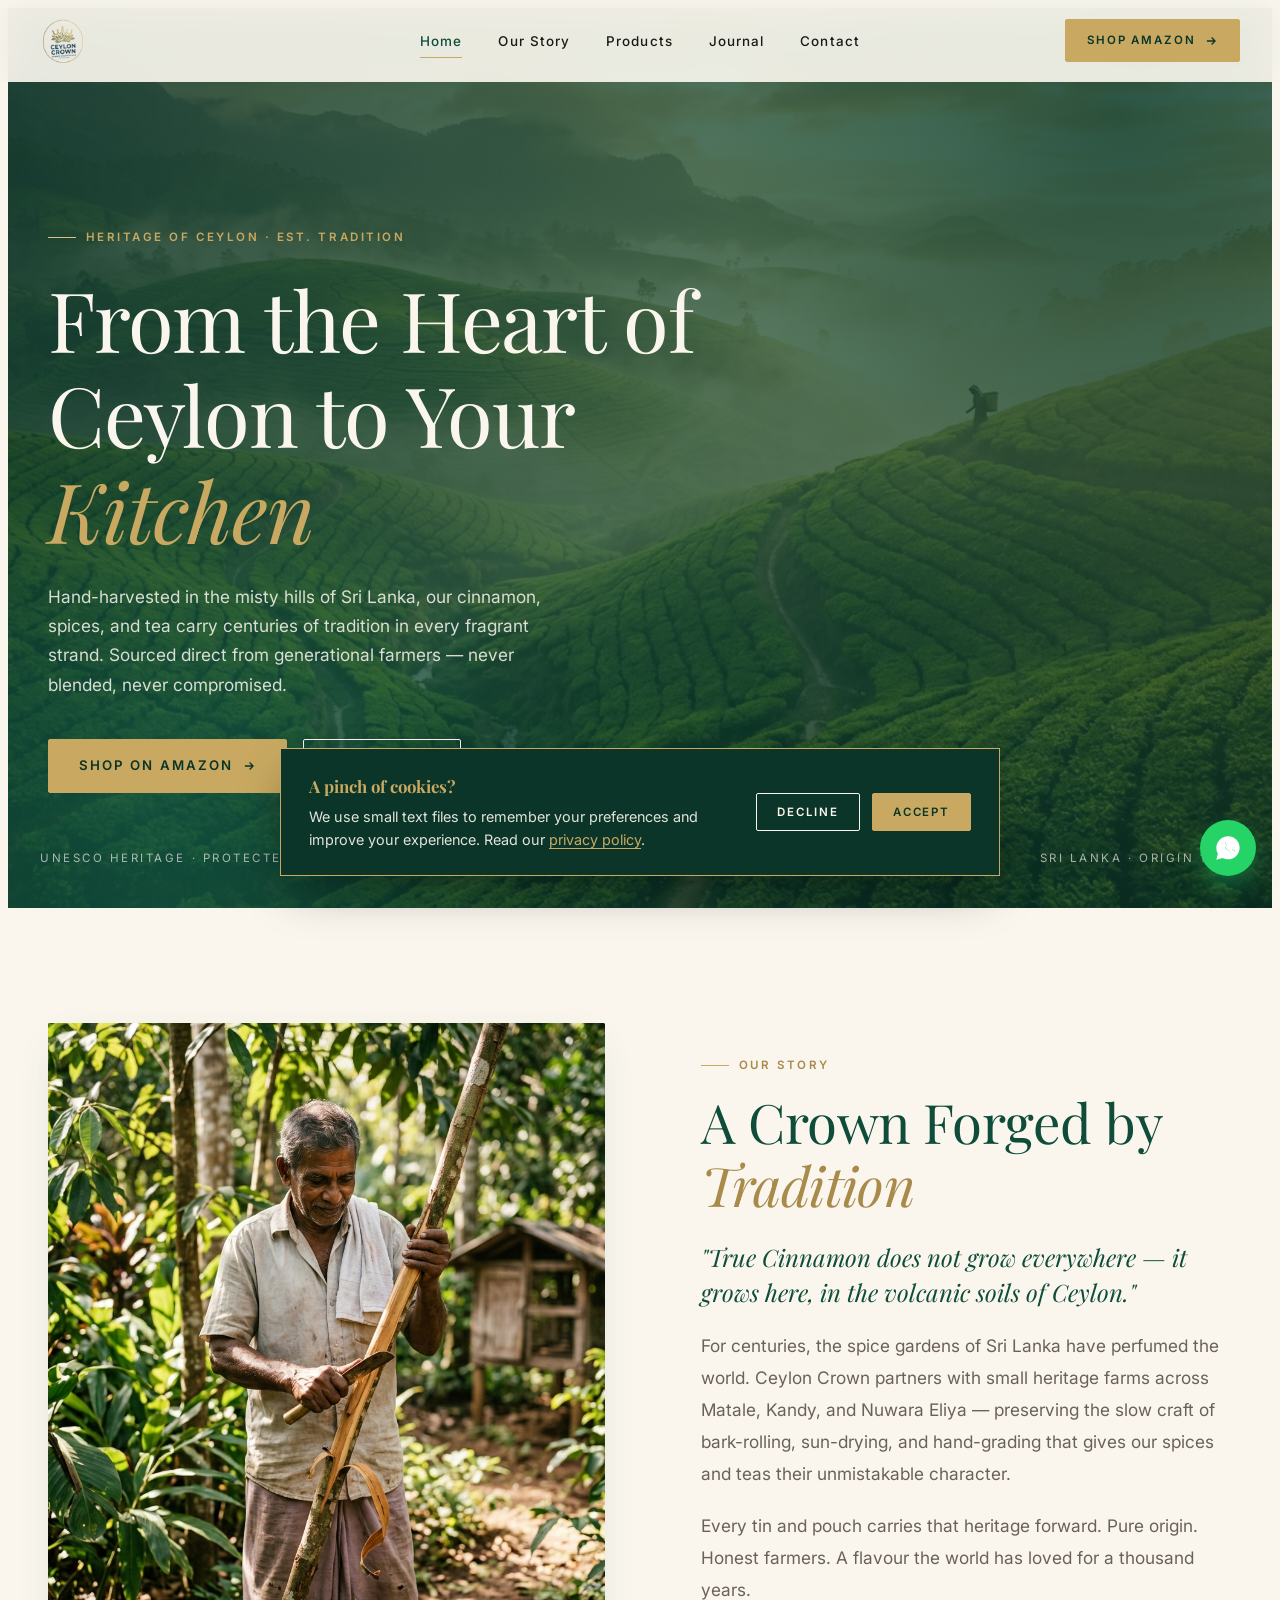
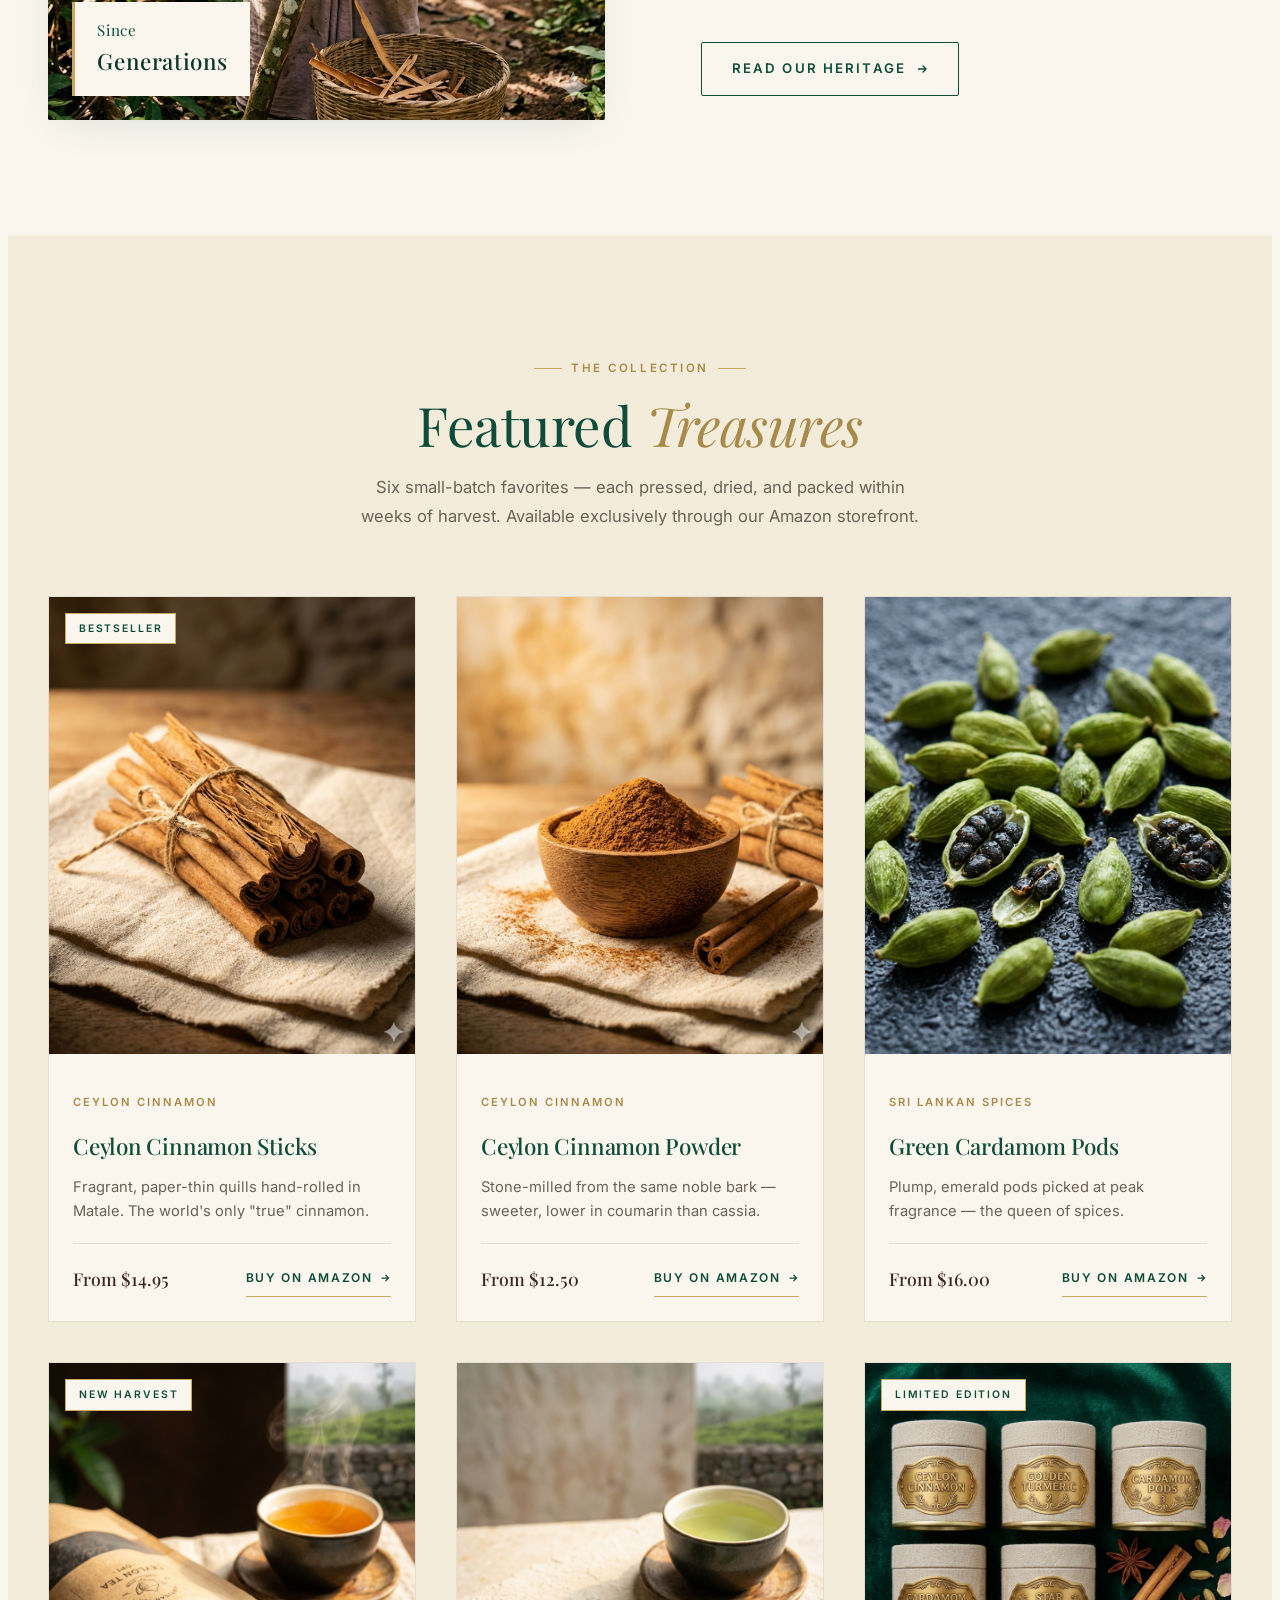
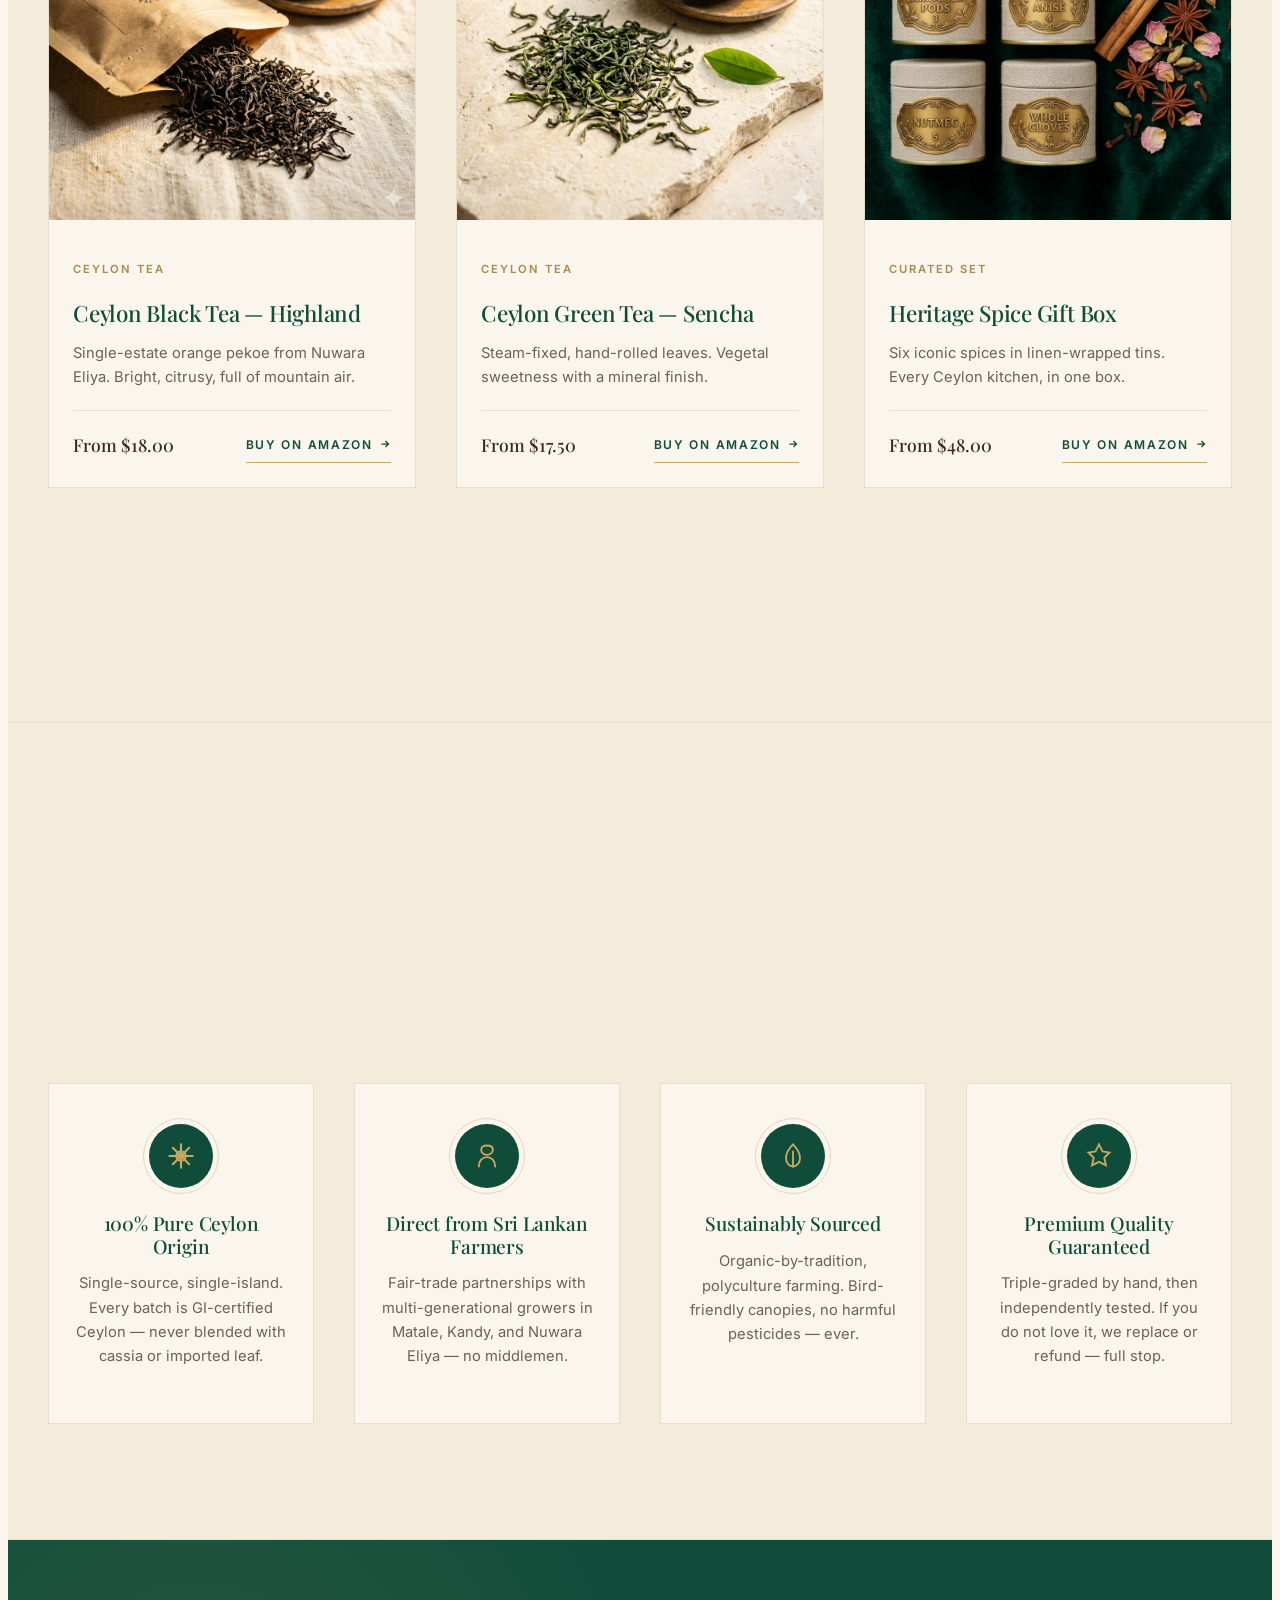
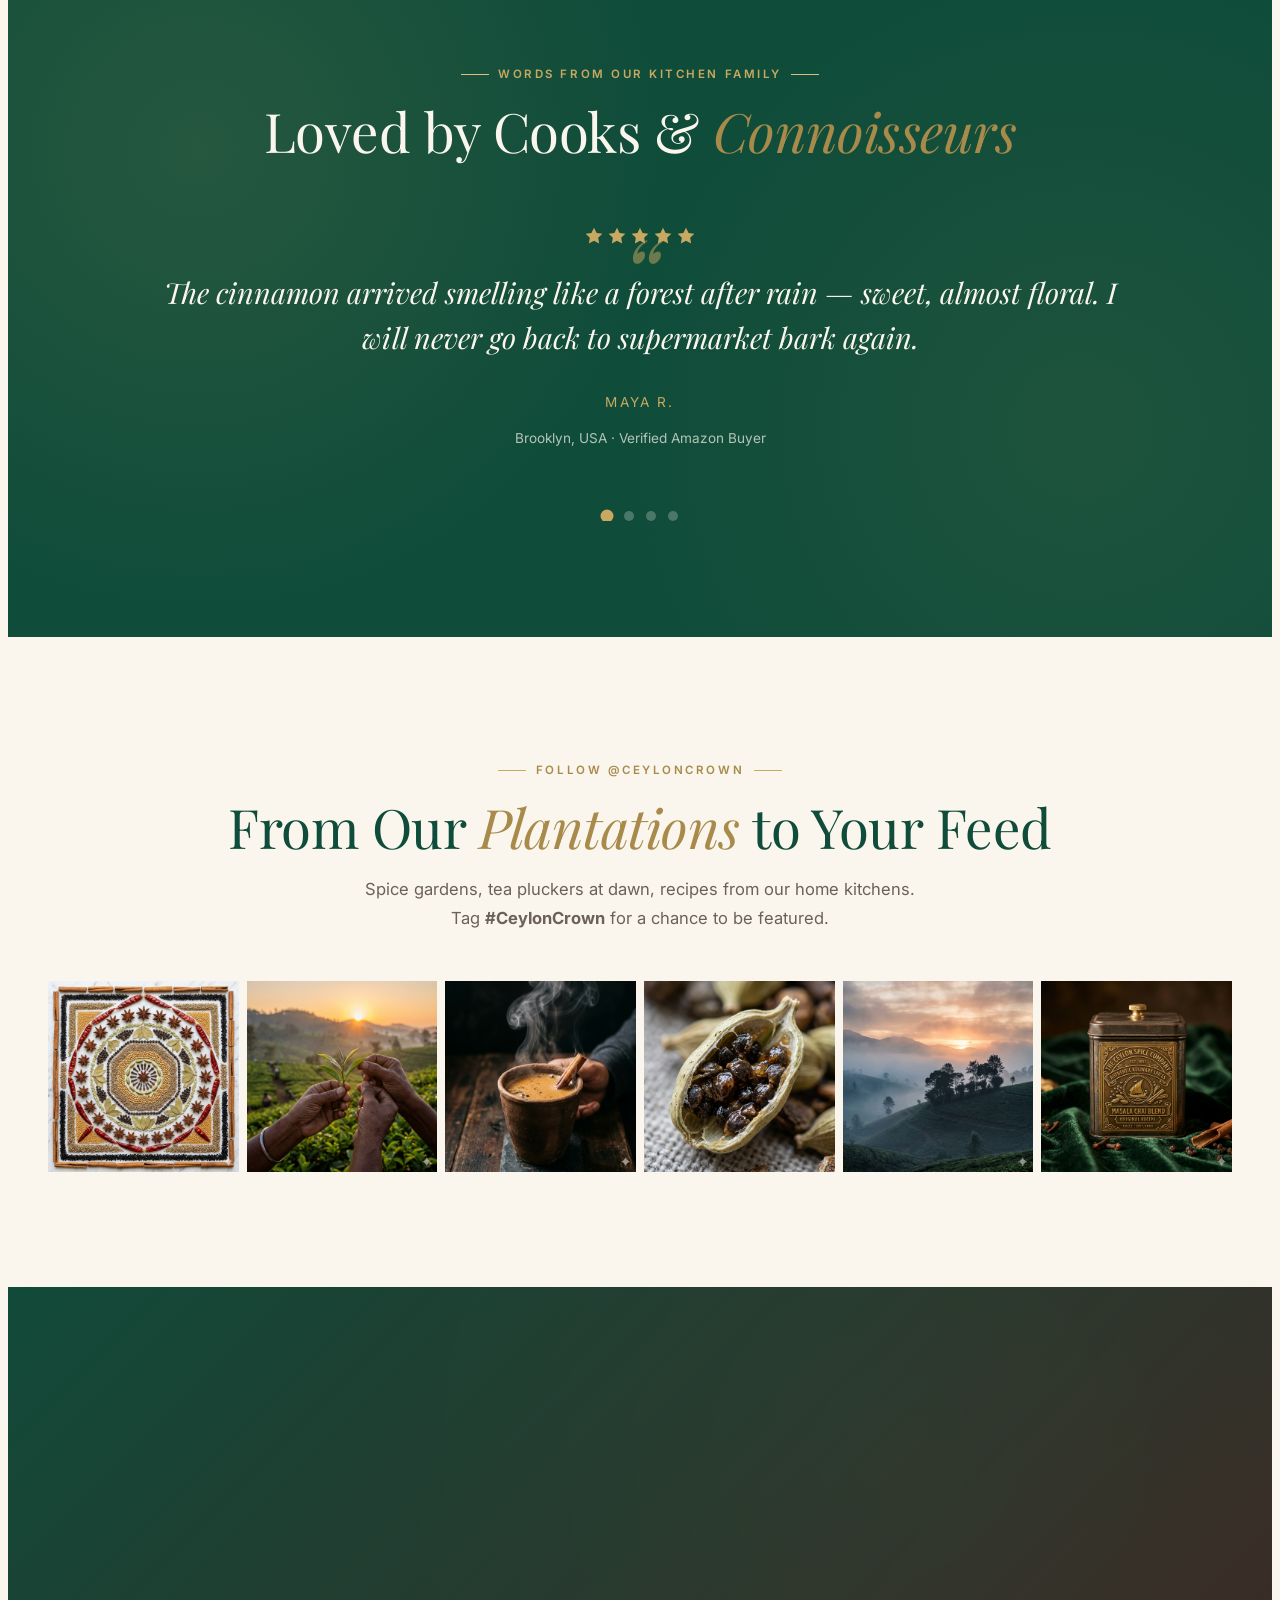
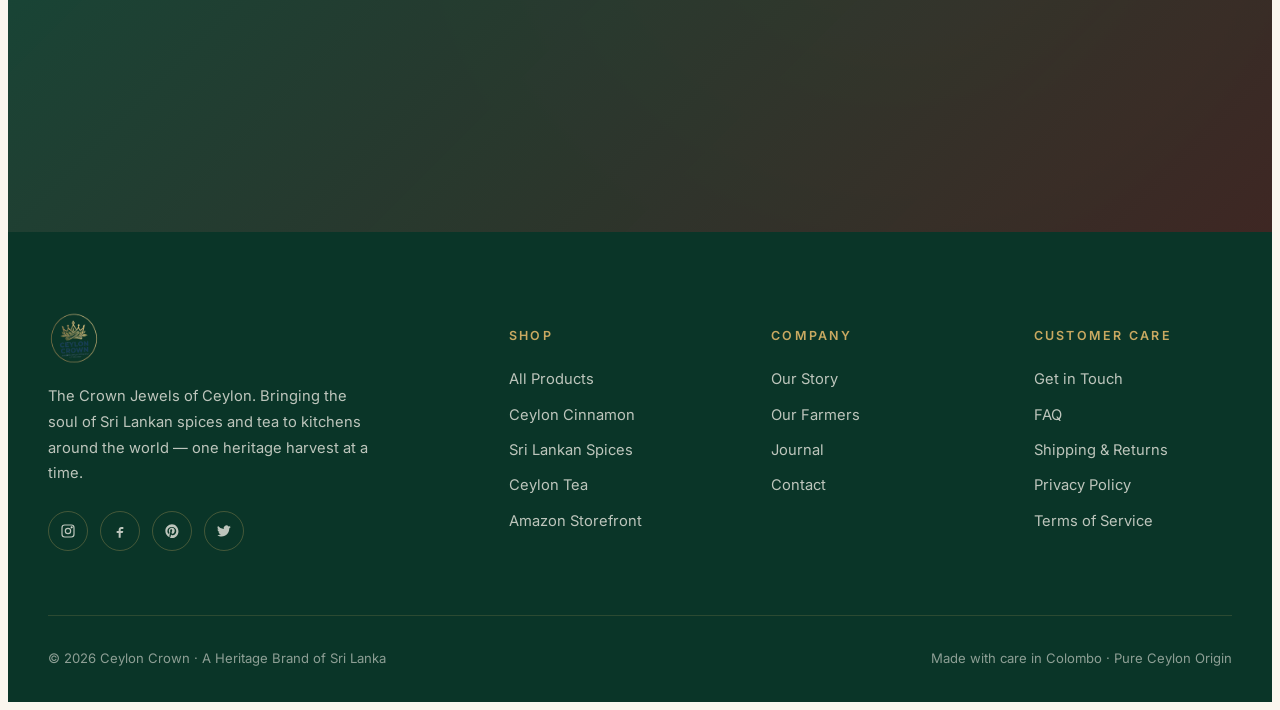
<file: index.html>
<!DOCTYPE html>
<html lang="en">
<head>
  <meta charset="UTF-8" />
  <meta name="viewport" content="width=device-width, initial-scale=1.0" />
  <title>Ceylon Crown — Pure Ceylon Cinnamon, Sri Lankan Spices &amp; Tea</title>
  <meta name="description" content="From the heart of Ceylon to your kitchen. Authentic Ceylon Cinnamon, traditional Sri Lankan spices, and pure Ceylon tea — sourced directly from heritage farms. Shop on Amazon." />
  <meta name="keywords" content="Ceylon Cinnamon, Sri Lankan spices, Ceylon tea, Cardamom, Cloves, Black Pepper, Turmeric, Nutmeg, Pure Ceylon" />
  <meta name="author" content="Ceylon Crown" />

  <!-- Open Graph -->
  <meta property="og:title" content="Ceylon Crown — The Crown Jewels of Ceylon" />
  <meta property="og:description" content="Pure. Authentic. Heritage. Premium Ceylon Cinnamon, spices, and tea from Sri Lanka." />
  <meta property="og:type" content="website" />
  <meta property="og:locale" content="en_US" />

  <!-- Twitter -->
  <meta name="twitter:card" content="summary_large_image" />
  <meta name="twitter:title" content="Ceylon Crown — Pure Sri Lankan Heritage" />
  <meta name="twitter:description" content="Authentic Ceylon Cinnamon, spices, and tea — from heritage farms to your kitchen." />

  <!-- Fonts -->
  <link rel="preconnect" href="https://fonts.googleapis.com" />
  <link rel="preconnect" href="https://fonts.gstatic.com" crossorigin />
  <link href="https://fonts.googleapis.com/css2?family=Playfair+Display:ital,wght@0,400;0,500;0,600;1,400;1,500&family=Inter:wght@400;500;600;700&display=swap" rel="stylesheet" />

  <!-- Brand stylesheet -->
  <link rel="stylesheet" href="css/styles.css" />

  <!-- Inline favicon (gold crown on emerald) -->
  <link rel="icon" type="image/svg+xml" href="data:image/svg+xml,%3Csvg xmlns='http://www.w3.org/2000/svg' viewBox='0 0 64 64'%3E%3Crect width='64' height='64' fill='%230F4C3A'/%3E%3Cpath d='M16 40 L20 22 L28 32 L32 18 L36 32 L44 22 L48 40 Z M14 44 H50 V48 H14 Z' fill='%23C9A961'/%3E%3C/svg%3E" />

  <!-- Structured data -->
  <script type="application/ld+json">
  {
    "@context": "https://schema.org",
    "@type": "Organization",
    "name": "Ceylon Crown",
    "description": "Premium Ceylon Cinnamon, traditional Sri Lankan spices, and pure Ceylon tea, sourced directly from heritage farms.",
    "address": {
      "@type": "PostalAddress",
      "addressLocality": "Colombo",
      "addressCountry": "LK"
    },
    "sameAs": [
      "https://www.instagram.com/ceyloncrown",
      "https://www.facebook.com/ceyloncrown"
    ]
  }
  </script>
</head>
<body>

  <!-- ======= NAVIGATION ======= -->
  <nav class="nav" aria-label="Primary">
    <div class="container-cc nav-inner">
      <a href="index.html" class="nav-logo" aria-label="Ceylon Crown home">
        <img src="assets/logo.png" alt="Ceylon Crown" />
      </a>

      <div class="nav-menu" role="menubar">
        <a href="index.html" class="active" role="menuitem">Home</a>
        <a href="about.html" role="menuitem">Our Story</a>
        <a href="products.html" role="menuitem">Products</a>
        <a href="journal.html" role="menuitem">Journal</a>
        <a href="contact.html" role="menuitem">Contact</a>
      </div>

      <div class="nav-cta">
        <a class="btn btn-gold" data-amazon>
          Shop Amazon
          <svg width="14" height="14" viewBox="0 0 24 24" fill="none" stroke="currentColor" stroke-width="2.2" aria-hidden="true">
            <path d="M5 12h14M13 6l6 6-6 6"/>
          </svg>
        </a>
        <button class="nav-toggle" aria-label="Open menu" aria-expanded="false">
          <span></span><span></span><span></span>
        </button>
      </div>
    </div>
  </nav>

  <!-- Mobile menu -->
  <div class="mobile-menu" aria-hidden="true">
    <a href="index.html">Home</a>
    <a href="about.html">Our Story</a>
    <a href="products.html">Products</a>
    <a href="journal.html">Journal</a>
    <a href="contact.html">Contact</a>
    <a class="btn btn-gold" data-amazon>Shop on Amazon</a>
  </div>

  <!-- ======= HERO ======= -->
  <header class="hero">
    <div class="hero-bg" aria-hidden="true">
      <img src="assets/hero_img.png" alt="" class="hero-img" />
    </div>
    <div class="hero-leaves" aria-hidden="true"></div>

    <div class="container-cc">
      <div class="reveal" style="max-width: 760px;">
        <span class="eyebrow light">Heritage of Ceylon · Est. Tradition</span>
        <h1>From the Heart of Ceylon to Your <em>Kitchen</em></h1>
        <p class="hero-lead">
          Hand-harvested in the misty hills of Sri Lanka, our cinnamon, spices, and tea
          carry centuries of tradition in every fragrant strand. Sourced direct from
          generational farmers — never blended, never compromised.
        </p>
        <div class="hero-actions">
          <a class="btn btn-gold" data-amazon>
            Shop on Amazon
            <svg width="14" height="14" viewBox="0 0 24 24" fill="none" stroke="currentColor" stroke-width="2.2" aria-hidden="true">
              <path d="M5 12h14M13 6l6 6-6 6"/>
            </svg>
          </a>
          <a class="btn btn-outline-light" href="about.html">
            Our Story
          </a>
        </div>
      </div>
    </div>

    <div class="hero-meta">
      <span>UNESCO Heritage · Protected GI</span>
      <span class="scroll-cue">
        Scroll
        <span class="scroll-line"></span>
      </span>
      <span>Sri Lanka · Origin 100%</span>
    </div>
  </header>

  <!-- ======= STORY PREVIEW ======= -->
  <section class="section">
    <div class="container-cc">
      <div class="story">
        <div class="story-image reveal">
          <img src="assets/homepage_story_image.png" alt="Sri Lankan cinnamon farmer peeling bark by hand" class="real-img" />
          <div class="badge">
            <span>Since</span>
            <strong>Generations</strong>
          </div>
        </div>
        <div class="story-content reveal delay-1">
          <span class="eyebrow">Our Story</span>
          <h2 class="section-title" style="margin-top: 1rem;">A Crown Forged by <em>Tradition</em></h2>
          <p class="lead">
            "True Cinnamon does not grow everywhere — it grows here, in the volcanic soils of Ceylon."
          </p>
          <p>
            For centuries, the spice gardens of Sri Lanka have perfumed the world. Ceylon Crown
            partners with small heritage farms across Matale, Kandy, and Nuwara Eliya — preserving
            the slow craft of bark-rolling, sun-drying, and hand-grading that gives our spices and
            teas their unmistakable character.
          </p>
          <p>
            Every tin and pouch carries that heritage forward. Pure origin. Honest farmers.
            A flavour the world has loved for a thousand years.
          </p>
          <a href="about.html" class="btn btn-outline" style="margin-top: 1rem;">
            Read Our Heritage
            <svg class="arrow" width="14" height="14" viewBox="0 0 24 24" fill="none" stroke="currentColor" stroke-width="2.2" aria-hidden="true">
              <path d="M5 12h14M13 6l6 6-6 6"/>
            </svg>
          </a>
        </div>
      </div>
    </div>
  </section>

  <!-- ======= FEATURED PRODUCTS ======= -->
  <section class="section bg-cream-warm" id="featured">
    <div class="container-cc">
      <div class="center reveal">
        <span class="eyebrow center">The Collection</span>
        <h2 class="section-title" style="margin-top: 1rem;">Featured <em>Treasures</em></h2>
        <p class="section-intro">
          Six small-batch favorites — each pressed, dried, and packed within weeks of harvest.
          Available exclusively through our Amazon storefront.
        </p>
      </div>

      <div class="products-grid">

        <!-- 1. Ceylon Cinnamon Sticks -->
        <article class="product-card reveal">
          <div class="product-image">
            <span class="product-tag">Bestseller</span>
            <img src="assets/product_cinnamon_sticks_v2.png" alt="Ceylon Cinnamon Sticks" class="real-img" />
          </div>
          <div class="product-body">
            <p class="product-cat">Ceylon Cinnamon</p>
            <h3 class="product-title">Ceylon Cinnamon Sticks</h3>
            <p class="product-desc">Fragrant, paper-thin quills hand-rolled in Matale. The world's only "true" cinnamon.</p>
            <div class="product-foot">
              <span class="product-price">From $14.95</span>
              <a class="product-amazon-btn" data-amazon>
                Buy on Amazon
                <svg width="12" height="12" viewBox="0 0 24 24" fill="none" stroke="currentColor" stroke-width="2.5"><path d="M5 12h14M13 6l6 6-6 6"/></svg>
              </a>
            </div>
          </div>
        </article>

        <!-- 2. Ceylon Cinnamon Powder -->
        <article class="product-card reveal delay-1">
          <div class="product-image">
            <img src="assets/product_cinnamon_powder_v2.png" alt="Ceylon Cinnamon Powder" class="real-img" />
          </div>
          <div class="product-body">
            <p class="product-cat">Ceylon Cinnamon</p>
            <h3 class="product-title">Ceylon Cinnamon Powder</h3>
            <p class="product-desc">Stone-milled from the same noble bark — sweeter, lower in coumarin than cassia.</p>
            <div class="product-foot">
              <span class="product-price">From $12.50</span>
              <a class="product-amazon-btn" data-amazon>
                Buy on Amazon
                <svg width="12" height="12" viewBox="0 0 24 24" fill="none" stroke="currentColor" stroke-width="2.5"><path d="M5 12h14M13 6l6 6-6 6"/></svg>
              </a>
            </div>
          </div>
        </article>

        <!-- 3. Cardamom Pods -->
        <article class="product-card reveal delay-2">
          <div class="product-image">
            <img src="assets/product_cardamom_pods.png" alt="Green Cardamom Pods" class="real-img" />
          </div>
          <div class="product-body">
            <p class="product-cat">Sri Lankan Spices</p>
            <h3 class="product-title">Green Cardamom Pods</h3>
            <p class="product-desc">Plump, emerald pods picked at peak fragrance — the queen of spices.</p>
            <div class="product-foot">
              <span class="product-price">From $16.00</span>
              <a class="product-amazon-btn" data-amazon>
                Buy on Amazon
                <svg width="12" height="12" viewBox="0 0 24 24" fill="none" stroke="currentColor" stroke-width="2.5"><path d="M5 12h14M13 6l6 6-6 6"/></svg>
              </a>
            </div>
          </div>
        </article>

        <!-- 4. Ceylon Black Tea -->
        <article class="product-card reveal">
          <div class="product-image">
            <span class="product-tag">New Harvest</span>
            <img src="assets/product_black_tea_v2.png" alt="Ceylon Black Tea Highland" class="real-img" />
          </div>
          <div class="product-body">
            <p class="product-cat">Ceylon Tea</p>
            <h3 class="product-title">Ceylon Black Tea — Highland</h3>
            <p class="product-desc">Single-estate orange pekoe from Nuwara Eliya. Bright, citrusy, full of mountain air.</p>
            <div class="product-foot">
              <span class="product-price">From $18.00</span>
              <a class="product-amazon-btn" data-amazon>
                Buy on Amazon
                <svg width="12" height="12" viewBox="0 0 24 24" fill="none" stroke="currentColor" stroke-width="2.5"><path d="M5 12h14M13 6l6 6-6 6"/></svg>
              </a>
            </div>
          </div>
        </article>

        <!-- 5. Ceylon Green Tea -->
        <article class="product-card reveal delay-1">
          <div class="product-image">
            <img src="assets/product_green_tea_v2.png" alt="Ceylon Green Tea Sencha" class="real-img" />
          </div>
          <div class="product-body">
            <p class="product-cat">Ceylon Tea</p>
            <h3 class="product-title">Ceylon Green Tea — Sencha</h3>
            <p class="product-desc">Steam-fixed, hand-rolled leaves. Vegetal sweetness with a mineral finish.</p>
            <div class="product-foot">
              <span class="product-price">From $17.50</span>
              <a class="product-amazon-btn" data-amazon>
                Buy on Amazon
                <svg width="12" height="12" viewBox="0 0 24 24" fill="none" stroke="currentColor" stroke-width="2.5"><path d="M5 12h14M13 6l6 6-6 6"/></svg>
              </a>
            </div>
          </div>
        </article>

        <!-- 6. Spice Gift Box -->
        <article class="product-card reveal delay-2">
          <div class="product-image">
            <span class="product-tag">Limited Edition</span>
            <img src="assets/product_gift_box.png" alt="Heritage Spice Gift Box" class="real-img" />
          </div>
          <div class="product-body">
            <p class="product-cat">Curated Set</p>
            <h3 class="product-title">Heritage Spice Gift Box</h3>
            <p class="product-desc">Six iconic spices in linen-wrapped tins. Every Ceylon kitchen, in one box.</p>
            <div class="product-foot">
              <span class="product-price">From $48.00</span>
              <a class="product-amazon-btn" data-amazon>
                Buy on Amazon
                <svg width="12" height="12" viewBox="0 0 24 24" fill="none" stroke="currentColor" stroke-width="2.5"><path d="M5 12h14M13 6l6 6-6 6"/></svg>
              </a>
            </div>
          </div>
        </article>

      </div>

      <div class="center reveal" style="margin-top: 4rem;">
        <a href="products.html" class="btn btn-primary">
          View All Products
          <svg class="arrow" width="14" height="14" viewBox="0 0 24 24" fill="none" stroke="currentColor" stroke-width="2.2"><path d="M5 12h14M13 6l6 6-6 6"/></svg>
        </a>
      </div>
    </div>
  </section>

  <!-- ======= WHY CEYLON CROWN ======= -->
  <section class="section features">
    <div class="container-cc">
      <div class="center reveal">
        <span class="eyebrow center">The Difference</span>
        <h2 class="section-title" style="margin-top: 1rem;">Why <em>Ceylon Crown?</em></h2>
        <p class="section-intro">
          Quality is not a claim — it is a lineage. From soil to packaging, here is what
          earns our spices and teas a place in your pantry.
        </p>
      </div>

      <div class="feature-grid">
        <div class="feature reveal">
          <div class="feature-icon">
            <svg viewBox="0 0 24 24" fill="none" stroke="currentColor" stroke-width="1.8" aria-hidden="true">
              <path d="M12 2 L12 22 M2 12 L22 12 M5 5 L19 19 M5 19 L19 5" stroke-linecap="round"/>
              <circle cx="12" cy="12" r="4" stroke-width="1.8" fill="none"/>
            </svg>
          </div>
          <h3>100% Pure Ceylon Origin</h3>
          <p>Single-source, single-island. Every batch is GI-certified Ceylon — never blended with cassia or imported leaf.</p>
        </div>

        <div class="feature reveal delay-1">
          <div class="feature-icon">
            <svg viewBox="0 0 24 24" fill="none" stroke="currentColor" stroke-width="1.6" aria-hidden="true">
              <path d="M12 11 C9 11 7 9 7 6.5 C7 4 9 3 12 3 C15 3 17 4 17 6.5 C17 9 15 11 12 11 Z"/>
              <path d="M5 21 C5 16 8 13 12 13 C16 13 19 16 19 21" stroke-linecap="round"/>
            </svg>
          </div>
          <h3>Direct from Sri Lankan Farmers</h3>
          <p>Fair-trade partnerships with multi-generational growers in Matale, Kandy, and Nuwara Eliya — no middlemen.</p>
        </div>

        <div class="feature reveal delay-2">
          <div class="feature-icon">
            <svg viewBox="0 0 24 24" fill="none" stroke="currentColor" stroke-width="1.6" aria-hidden="true">
              <path d="M12 2 C16 6 18 10 18 14 C18 18 15 21 12 21 C9 21 6 18 6 14 C6 10 8 6 12 2 Z"/>
              <path d="M12 8 C12 12 12 16 12 21" stroke-linecap="round"/>
            </svg>
          </div>
          <h3>Sustainably Sourced</h3>
          <p>Organic-by-tradition, polyculture farming. Bird-friendly canopies, no harmful pesticides — ever.</p>
        </div>

        <div class="feature reveal delay-3">
          <div class="feature-icon">
            <svg viewBox="0 0 24 24" fill="none" stroke="currentColor" stroke-width="1.6" aria-hidden="true">
              <path d="M12 2 L15 8 L21 9 L16.5 13.5 L18 20 L12 17 L6 20 L7.5 13.5 L3 9 L9 8 Z"/>
            </svg>
          </div>
          <h3>Premium Quality Guaranteed</h3>
          <p>Triple-graded by hand, then independently tested. If you do not love it, we replace or refund — full stop.</p>
        </div>
      </div>
    </div>
  </section>

  <!-- ======= TESTIMONIALS ======= -->
  <section class="section testimonials">
    <div class="container-cc">
      <div class="center reveal">
        <span class="eyebrow light center">Words from Our Kitchen Family</span>
        <h2 class="section-title" style="margin-top: 1rem; color: var(--cream);">Loved by Cooks &amp; <em>Connoisseurs</em></h2>
      </div>

      <div class="t-track reveal">
        <div class="t-slides">

          <article class="t-slide">
            <div class="t-stars" aria-label="5 stars">
              <svg width="20" height="20" viewBox="0 0 24 24" fill="currentColor"><path d="M12 2l3.09 6.26L22 9.27l-5 4.87 1.18 6.88L12 17.77l-6.18 3.25L7 14.14 2 9.27l6.91-1.01L12 2z"/></svg>
              <svg width="20" height="20" viewBox="0 0 24 24" fill="currentColor"><path d="M12 2l3.09 6.26L22 9.27l-5 4.87 1.18 6.88L12 17.77l-6.18 3.25L7 14.14 2 9.27l6.91-1.01L12 2z"/></svg>
              <svg width="20" height="20" viewBox="0 0 24 24" fill="currentColor"><path d="M12 2l3.09 6.26L22 9.27l-5 4.87 1.18 6.88L12 17.77l-6.18 3.25L7 14.14 2 9.27l6.91-1.01L12 2z"/></svg>
              <svg width="20" height="20" viewBox="0 0 24 24" fill="currentColor"><path d="M12 2l3.09 6.26L22 9.27l-5 4.87 1.18 6.88L12 17.77l-6.18 3.25L7 14.14 2 9.27l6.91-1.01L12 2z"/></svg>
              <svg width="20" height="20" viewBox="0 0 24 24" fill="currentColor"><path d="M12 2l3.09 6.26L22 9.27l-5 4.87 1.18 6.88L12 17.77l-6.18 3.25L7 14.14 2 9.27l6.91-1.01L12 2z"/></svg>
            </div>
            <p class="t-quote">The cinnamon arrived smelling like a forest after rain — sweet, almost floral. I will never go back to supermarket bark again.</p>
            <p class="t-author">Maya R.</p>
            <p class="t-loc">Brooklyn, USA · Verified Amazon Buyer</p>
          </article>

          <article class="t-slide">
            <div class="t-stars">
              <svg width="20" height="20" viewBox="0 0 24 24" fill="currentColor"><path d="M12 2l3.09 6.26L22 9.27l-5 4.87 1.18 6.88L12 17.77l-6.18 3.25L7 14.14 2 9.27l6.91-1.01L12 2z"/></svg>
              <svg width="20" height="20" viewBox="0 0 24 24" fill="currentColor"><path d="M12 2l3.09 6.26L22 9.27l-5 4.87 1.18 6.88L12 17.77l-6.18 3.25L7 14.14 2 9.27l6.91-1.01L12 2z"/></svg>
              <svg width="20" height="20" viewBox="0 0 24 24" fill="currentColor"><path d="M12 2l3.09 6.26L22 9.27l-5 4.87 1.18 6.88L12 17.77l-6.18 3.25L7 14.14 2 9.27l6.91-1.01L12 2z"/></svg>
              <svg width="20" height="20" viewBox="0 0 24 24" fill="currentColor"><path d="M12 2l3.09 6.26L22 9.27l-5 4.87 1.18 6.88L12 17.77l-6.18 3.25L7 14.14 2 9.27l6.91-1.01L12 2z"/></svg>
              <svg width="20" height="20" viewBox="0 0 24 24" fill="currentColor"><path d="M12 2l3.09 6.26L22 9.27l-5 4.87 1.18 6.88L12 17.77l-6.18 3.25L7 14.14 2 9.27l6.91-1.01L12 2z"/></svg>
            </div>
            <p class="t-quote">Ceylon Crown's highland tea is what English breakfast aspires to be. Brewed unsugared, it tastes of citrus peel and warm stone.</p>
            <p class="t-author">James W.</p>
            <p class="t-loc">London, UK · Tea Sommelier</p>
          </article>

          <article class="t-slide">
            <div class="t-stars">
              <svg width="20" height="20" viewBox="0 0 24 24" fill="currentColor"><path d="M12 2l3.09 6.26L22 9.27l-5 4.87 1.18 6.88L12 17.77l-6.18 3.25L7 14.14 2 9.27l6.91-1.01L12 2z"/></svg>
              <svg width="20" height="20" viewBox="0 0 24 24" fill="currentColor"><path d="M12 2l3.09 6.26L22 9.27l-5 4.87 1.18 6.88L12 17.77l-6.18 3.25L7 14.14 2 9.27l6.91-1.01L12 2z"/></svg>
              <svg width="20" height="20" viewBox="0 0 24 24" fill="currentColor"><path d="M12 2l3.09 6.26L22 9.27l-5 4.87 1.18 6.88L12 17.77l-6.18 3.25L7 14.14 2 9.27l6.91-1.01L12 2z"/></svg>
              <svg width="20" height="20" viewBox="0 0 24 24" fill="currentColor"><path d="M12 2l3.09 6.26L22 9.27l-5 4.87 1.18 6.88L12 17.77l-6.18 3.25L7 14.14 2 9.27l6.91-1.01L12 2z"/></svg>
              <svg width="20" height="20" viewBox="0 0 24 24" fill="currentColor"><path d="M12 2l3.09 6.26L22 9.27l-5 4.87 1.18 6.88L12 17.77l-6.18 3.25L7 14.14 2 9.27l6.91-1.01L12 2z"/></svg>
            </div>
            <p class="t-quote">As a chef, I've sourced spices from twenty countries. The cardamom from Ceylon Crown is the most fragrant I've ever cooked with.</p>
            <p class="t-author">Chef Aisha N.</p>
            <p class="t-loc">Dubai, UAE · Restaurant Owner</p>
          </article>

          <article class="t-slide">
            <div class="t-stars">
              <svg width="20" height="20" viewBox="0 0 24 24" fill="currentColor"><path d="M12 2l3.09 6.26L22 9.27l-5 4.87 1.18 6.88L12 17.77l-6.18 3.25L7 14.14 2 9.27l6.91-1.01L12 2z"/></svg>
              <svg width="20" height="20" viewBox="0 0 24 24" fill="currentColor"><path d="M12 2l3.09 6.26L22 9.27l-5 4.87 1.18 6.88L12 17.77l-6.18 3.25L7 14.14 2 9.27l6.91-1.01L12 2z"/></svg>
              <svg width="20" height="20" viewBox="0 0 24 24" fill="currentColor"><path d="M12 2l3.09 6.26L22 9.27l-5 4.87 1.18 6.88L12 17.77l-6.18 3.25L7 14.14 2 9.27l6.91-1.01L12 2z"/></svg>
              <svg width="20" height="20" viewBox="0 0 24 24" fill="currentColor"><path d="M12 2l3.09 6.26L22 9.27l-5 4.87 1.18 6.88L12 17.77l-6.18 3.25L7 14.14 2 9.27l6.91-1.01L12 2z"/></svg>
              <svg width="20" height="20" viewBox="0 0 24 24" fill="currentColor"><path d="M12 2l3.09 6.26L22 9.27l-5 4.87 1.18 6.88L12 17.77l-6.18 3.25L7 14.14 2 9.27l6.91-1.01L12 2z"/></svg>
            </div>
            <p class="t-quote">The packaging alone made me feel I'd received a gift from another century. The black tea inside is even better than the linen wrapping it came in.</p>
            <p class="t-author">Sophie L.</p>
            <p class="t-loc">Paris, France · Food Writer</p>
          </article>

        </div>

        <div class="t-controls" role="tablist" aria-label="Testimonials">
          <button class="t-dot active" aria-label="Slide 1"></button>
          <button class="t-dot" aria-label="Slide 2"></button>
          <button class="t-dot" aria-label="Slide 3"></button>
          <button class="t-dot" aria-label="Slide 4"></button>
        </div>
      </div>
    </div>
  </section>

  <!-- ======= INSTAGRAM FEED ======= -->
  <section class="section">
    <div class="container-cc">
      <div class="center reveal">
        <span class="eyebrow center">Follow @CeylonCrown</span>
        <h2 class="section-title" style="margin-top: 1rem;">From Our <em>Plantations</em> to Your Feed</h2>
        <p class="section-intro">
          Spice gardens, tea pluckers at dawn, recipes from our home kitchens.
          Tag <strong>#CeylonCrown</strong> for a chance to be featured.
        </p>
      </div>

      <div class="insta-grid reveal">
        <a class="insta-item" href="#" aria-label="Instagram post"><img src="assets/instagram_grid_01.png" alt="Ceylon Crown on Instagram" class="real-img" /><span class="insta-icon"><svg viewBox="0 0 24 24" fill="none" stroke="currentColor" stroke-width="1.8"><rect x="3" y="3" width="18" height="18" rx="4"/><circle cx="12" cy="12" r="4"/><circle cx="17.5" cy="6.5" r="0.8" fill="currentColor"/></svg></span></a>
        <a class="insta-item" href="#" aria-label="Instagram post"><img src="assets/instagram_grid_02.png" alt="Ceylon Crown on Instagram" class="real-img" /><span class="insta-icon"><svg viewBox="0 0 24 24" fill="none" stroke="currentColor" stroke-width="1.8"><rect x="3" y="3" width="18" height="18" rx="4"/><circle cx="12" cy="12" r="4"/><circle cx="17.5" cy="6.5" r="0.8" fill="currentColor"/></svg></span></a>
        <a class="insta-item" href="#" aria-label="Instagram post"><img src="assets/instagram_grid_03.png" alt="Ceylon Crown on Instagram" class="real-img" /><span class="insta-icon"><svg viewBox="0 0 24 24" fill="none" stroke="currentColor" stroke-width="1.8"><rect x="3" y="3" width="18" height="18" rx="4"/><circle cx="12" cy="12" r="4"/><circle cx="17.5" cy="6.5" r="0.8" fill="currentColor"/></svg></span></a>
        <a class="insta-item" href="#" aria-label="Instagram post"><img src="assets/instagram_grid_04.png" alt="Ceylon Crown on Instagram" class="real-img" /><span class="insta-icon"><svg viewBox="0 0 24 24" fill="none" stroke="currentColor" stroke-width="1.8"><rect x="3" y="3" width="18" height="18" rx="4"/><circle cx="12" cy="12" r="4"/><circle cx="17.5" cy="6.5" r="0.8" fill="currentColor"/></svg></span></a>
        <a class="insta-item" href="#" aria-label="Instagram post"><img src="assets/instagram_grid_05.png" alt="Ceylon Crown on Instagram" class="real-img" /><span class="insta-icon"><svg viewBox="0 0 24 24" fill="none" stroke="currentColor" stroke-width="1.8"><rect x="3" y="3" width="18" height="18" rx="4"/><circle cx="12" cy="12" r="4"/><circle cx="17.5" cy="6.5" r="0.8" fill="currentColor"/></svg></span></a>
        <a class="insta-item" href="#" aria-label="Instagram post"><img src="assets/instagram_grid_06.png" alt="Ceylon Crown on Instagram" class="real-img" /><span class="insta-icon"><svg viewBox="0 0 24 24" fill="none" stroke="currentColor" stroke-width="1.8"><rect x="3" y="3" width="18" height="18" rx="4"/><circle cx="12" cy="12" r="4"/><circle cx="17.5" cy="6.5" r="0.8" fill="currentColor"/></svg></span></a>
      </div>
    </div>
  </section>

  <!-- ======= NEWSLETTER ======= -->
  <section class="section newsletter">
    <div class="container-cc">
      <div class="center reveal">
        <span class="eyebrow light center">The Ceylon Letter</span>
        <h2 class="section-title">Recipes, Rituals &amp; <em>Stories</em></h2>
        <p class="section-intro">
          Once a month — never more. Tea brewing rituals, farmer profiles, and subscriber-only
          discount codes for our Amazon storefront.
        </p>

        <form class="news-form" data-newsletter aria-label="Subscribe to newsletter">
          <input type="email" placeholder="your@email.com" aria-label="Email address" required />
          <button type="submit" class="btn btn-gold">Subscribe</button>
        </form>
      </div>
    </div>
  </section>

  <!-- ======= FOOTER ======= -->
  <footer class="footer">
    <div class="container-cc">
      <div class="footer-grid">

        <div class="footer-about">
          <div class="footer-logo">
            <img src="assets/logo.png" alt="Ceylon Crown" />
          </div>
          <p>The Crown Jewels of Ceylon. Bringing the soul of Sri Lankan spices and tea to kitchens around the world — one heritage harvest at a time.</p>
          <div class="footer-social" aria-label="Social links">
            <a href="#" aria-label="Instagram"><svg viewBox="0 0 24 24" fill="none" stroke="currentColor" stroke-width="1.8"><rect x="3" y="3" width="18" height="18" rx="4"/><circle cx="12" cy="12" r="4"/><circle cx="17.5" cy="6.5" r="0.8" fill="currentColor"/></svg></a>
            <a href="#" aria-label="Facebook"><svg viewBox="0 0 24 24" fill="currentColor"><path d="M14 9h3V6h-3c-2.2 0-4 1.8-4 4v2H7v3h3v7h3v-7h3l1-3h-4v-2c0-.6.4-1 1-1z"/></svg></a>
            <a href="#" aria-label="Pinterest"><svg viewBox="0 0 24 24" fill="currentColor"><path d="M12 2C6.5 2 2 6.5 2 12c0 4.2 2.6 7.8 6.3 9.3-.1-.8-.2-2 0-2.9.2-.8 1.2-5.1 1.2-5.1s-.3-.6-.3-1.5c0-1.4.8-2.4 1.8-2.4.9 0 1.3.6 1.3 1.4 0 .9-.6 2.2-.9 3.4-.2 1 .5 1.9 1.5 1.9 1.8 0 3.2-1.9 3.2-4.7 0-2.4-1.7-4.1-4.2-4.1-2.9 0-4.6 2.2-4.6 4.4 0 .9.3 1.8.7 2.4l.1.4c-.1.5-.4 1.4-.4 1.6-.1.3-.2.3-.5.2-1.3-.6-2.1-2.5-2.1-4 0-3.3 2.4-6.3 6.9-6.3 3.6 0 6.4 2.6 6.4 6 0 3.6-2.3 6.5-5.4 6.5-1.1 0-2.1-.6-2.4-1.2 0 0-.5 1.9-.6 2.4-.2.8-.8 1.9-1.2 2.5.9.3 1.9.4 2.9.4 5.5 0 10-4.5 10-10S17.5 2 12 2z"/></svg></a>
            <a href="#" aria-label="Twitter"><svg viewBox="0 0 24 24" fill="currentColor"><path d="M22 5.8c-.7.3-1.5.5-2.4.6.9-.5 1.5-1.3 1.8-2.3-.8.5-1.7.8-2.6 1A4.1 4.1 0 0011.7 9 11.6 11.6 0 013 4.5a4.1 4.1 0 001.3 5.5c-.7 0-1.3-.2-1.9-.5v.1c0 2 1.4 3.6 3.3 4-.4.1-.8.2-1.2.2-.3 0-.6 0-.8-.1.6 1.7 2.1 2.9 3.9 2.9-1.4 1.1-3.2 1.7-5.2 1.7H2c1.8 1.2 4 1.9 6.3 1.9 7.5 0 11.6-6.2 11.6-11.6v-.5c.8-.6 1.5-1.3 2.1-2.1z"/></svg></a>
          </div>
        </div>

        <div>
          <h4>Shop</h4>
          <ul>
            <li><a href="products.html">All Products</a></li>
            <li><a href="products.html#cinnamon">Ceylon Cinnamon</a></li>
            <li><a href="products.html#spices">Sri Lankan Spices</a></li>
            <li><a href="products.html#tea">Ceylon Tea</a></li>
            <li><a data-amazon>Amazon Storefront</a></li>
          </ul>
        </div>

        <div>
          <h4>Company</h4>
          <ul>
            <li><a href="about.html">Our Story</a></li>
            <li><a href="about.html#farmers">Our Farmers</a></li>
            <li><a href="journal.html">Journal</a></li>
            <li><a href="contact.html">Contact</a></li>
          </ul>
        </div>

        <div>
          <h4>Customer Care</h4>
          <ul>
            <li><a href="contact.html">Get in Touch</a></li>
            <li><a href="contact.html#faq">FAQ</a></li>
            <li><a href="#">Shipping &amp; Returns</a></li>
            <li><a href="#">Privacy Policy</a></li>
            <li><a href="#">Terms of Service</a></li>
          </ul>
        </div>
      </div>

      <div class="footer-bottom">
        <span>&copy; <span data-year>2026</span> Ceylon Crown · A Heritage Brand of Sri Lanka</span>
        <span>Made with care in Colombo · Pure Ceylon Origin</span>
      </div>
    </div>
  </footer>

  <!-- ======= COOKIE BANNER ======= -->
  <div class="cookie-banner" id="cookie-banner" role="dialog" aria-label="Cookie consent">
    <p>
      <strong>A pinch of cookies?</strong>
      We use small text files to remember your preferences and improve your experience.
      Read our <a href="#" style="color: var(--gold); border-bottom: 1px solid;">privacy policy</a>.
    </p>
    <div class="cookie-buttons">
      <button class="btn btn-outline-light" data-cookie-action="declined">Decline</button>
      <button class="btn btn-gold" data-cookie-action="accepted">Accept</button>
    </div>
  </div>

  <!-- ======= WHATSAPP FLOATING ======= -->
  <a class="whatsapp-float" href="#" target="_blank" rel="noopener noreferrer" aria-label="Chat on WhatsApp">
    <svg viewBox="0 0 24 24" fill="currentColor" aria-hidden="true">
      <path d="M17.5 14.4c-.3-.1-1.7-.8-2-1-.3-.1-.5-.1-.7.1-.2.3-.8 1-1 1.2-.2.2-.4.2-.6.1-.7-.4-1.5-.8-2.2-1.5-.5-.5-1-1.1-1.4-1.8-.1-.2 0-.4.1-.5.1-.1.3-.3.4-.5.1-.2.2-.3.3-.5.1-.2 0-.4 0-.5-.1-.1-.7-1.6-.9-2.2-.2-.6-.4-.5-.6-.5h-.5c-.2 0-.5.1-.7.4-.3.3-1 1-1 2.4 0 1.4 1 2.8 1.2 3 .1.2 2 3.2 4.9 4.4 2.5 1.1 3 .9 3.5.9.5 0 1.7-.7 1.9-1.4.2-.7.2-1.3.2-1.4-.1-.1-.3-.2-.5-.3zM12 2C6.5 2 2 6.5 2 12c0 1.8.5 3.5 1.3 4.9L2 22l5.3-1.4c1.4.7 3 1.1 4.7 1.1 5.5 0 10-4.5 10-10S17.5 2 12 2zm5.9 14.1c-.2.6-1.3 1.2-1.8 1.3-.5.1-1.1.1-1.7-.1-.4-.1-.9-.3-1.6-.6-2.7-1.2-4.5-3.9-4.6-4.1-.1-.2-1.1-1.5-1.1-2.8 0-1.3.7-2 1-2.3.2-.2.5-.3.7-.3h.5c.2 0 .4 0 .6.4.2.5.7 1.7.7 1.8.1.1.1.3 0 .4-.1.2-.1.3-.3.4-.1.1-.3.3-.4.5-.1.1-.3.3-.1.5.2.4.7 1.2 1.5 2 1 .9 1.9 1.2 2.2 1.4.3.1.5.1.7-.1.2-.2.7-.9.9-1.1.2-.3.4-.2.7-.1.3.1 1.6.7 1.9.9.3.1.4.2.5.3.1 0 .1.5-.1 1.1z"/>
    </svg>
  </a>

  <script src="js/main.js"></script>
</body>
</html>
</file>
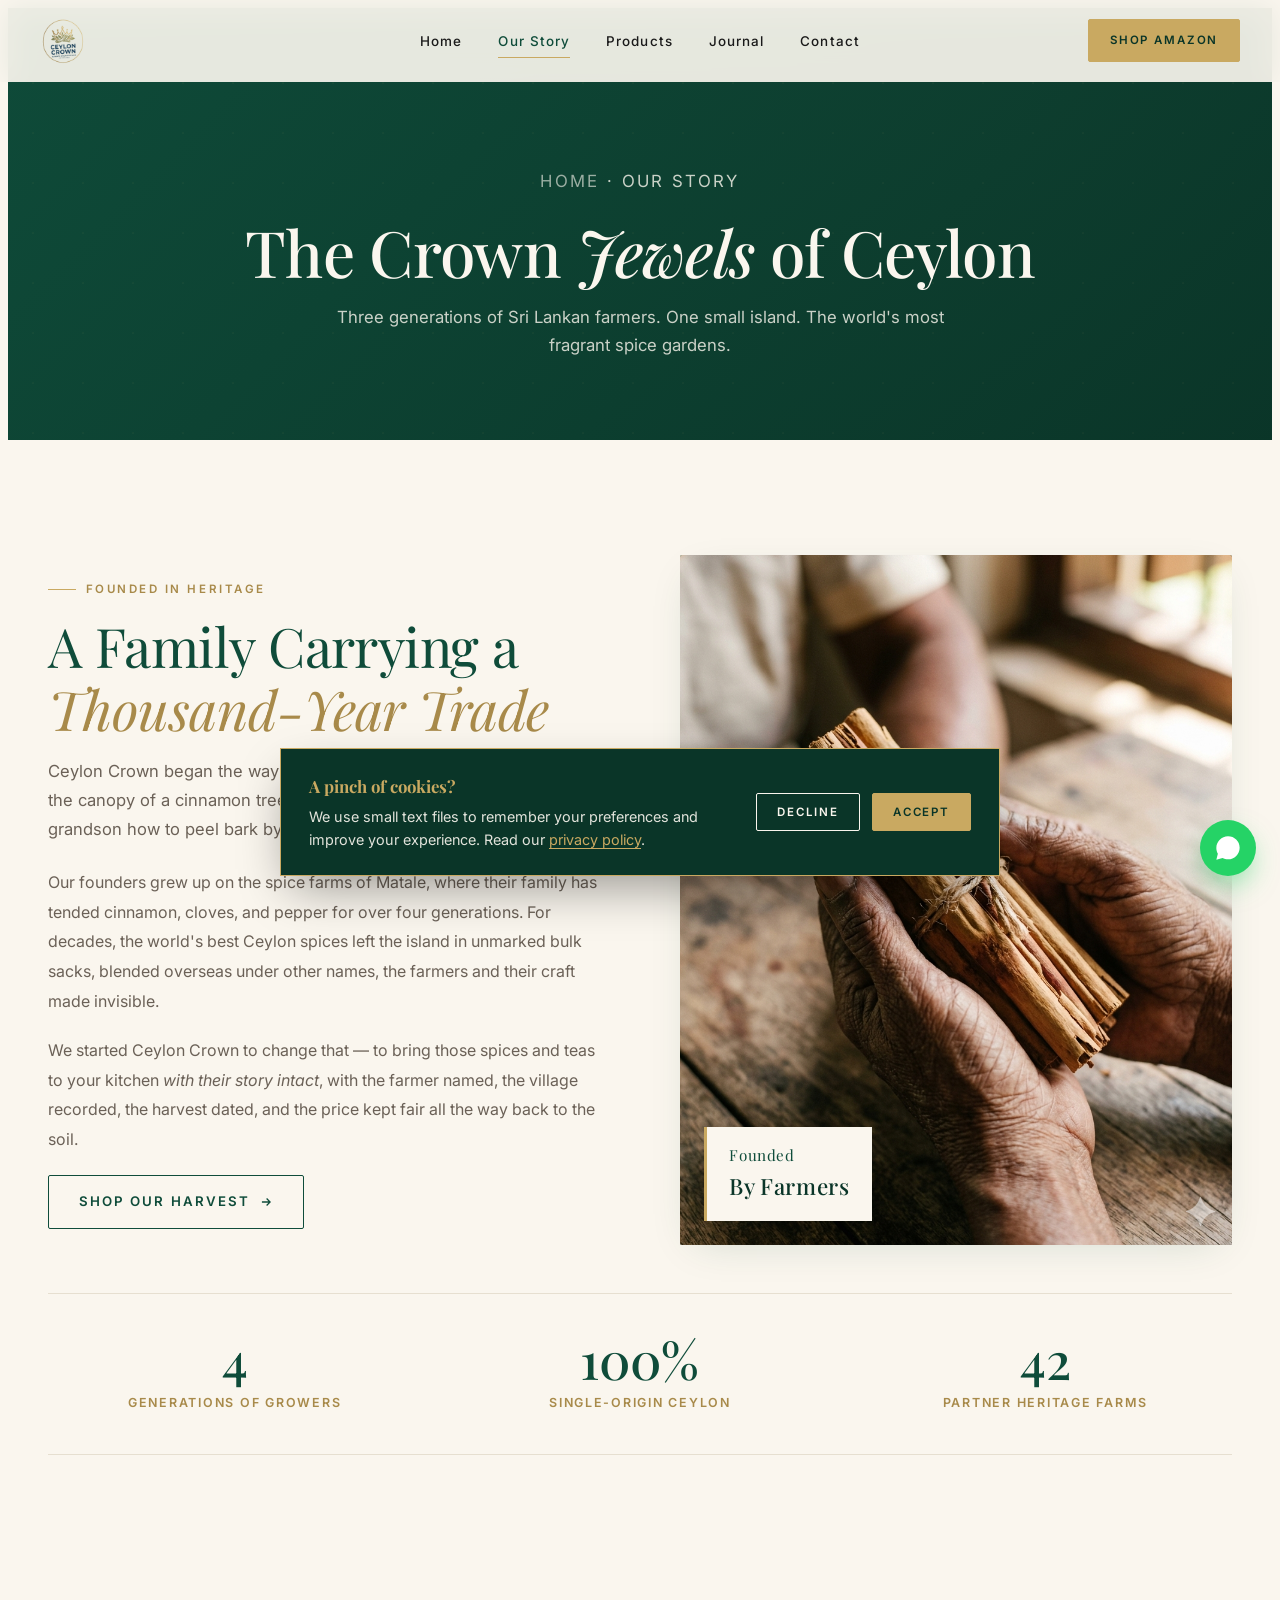
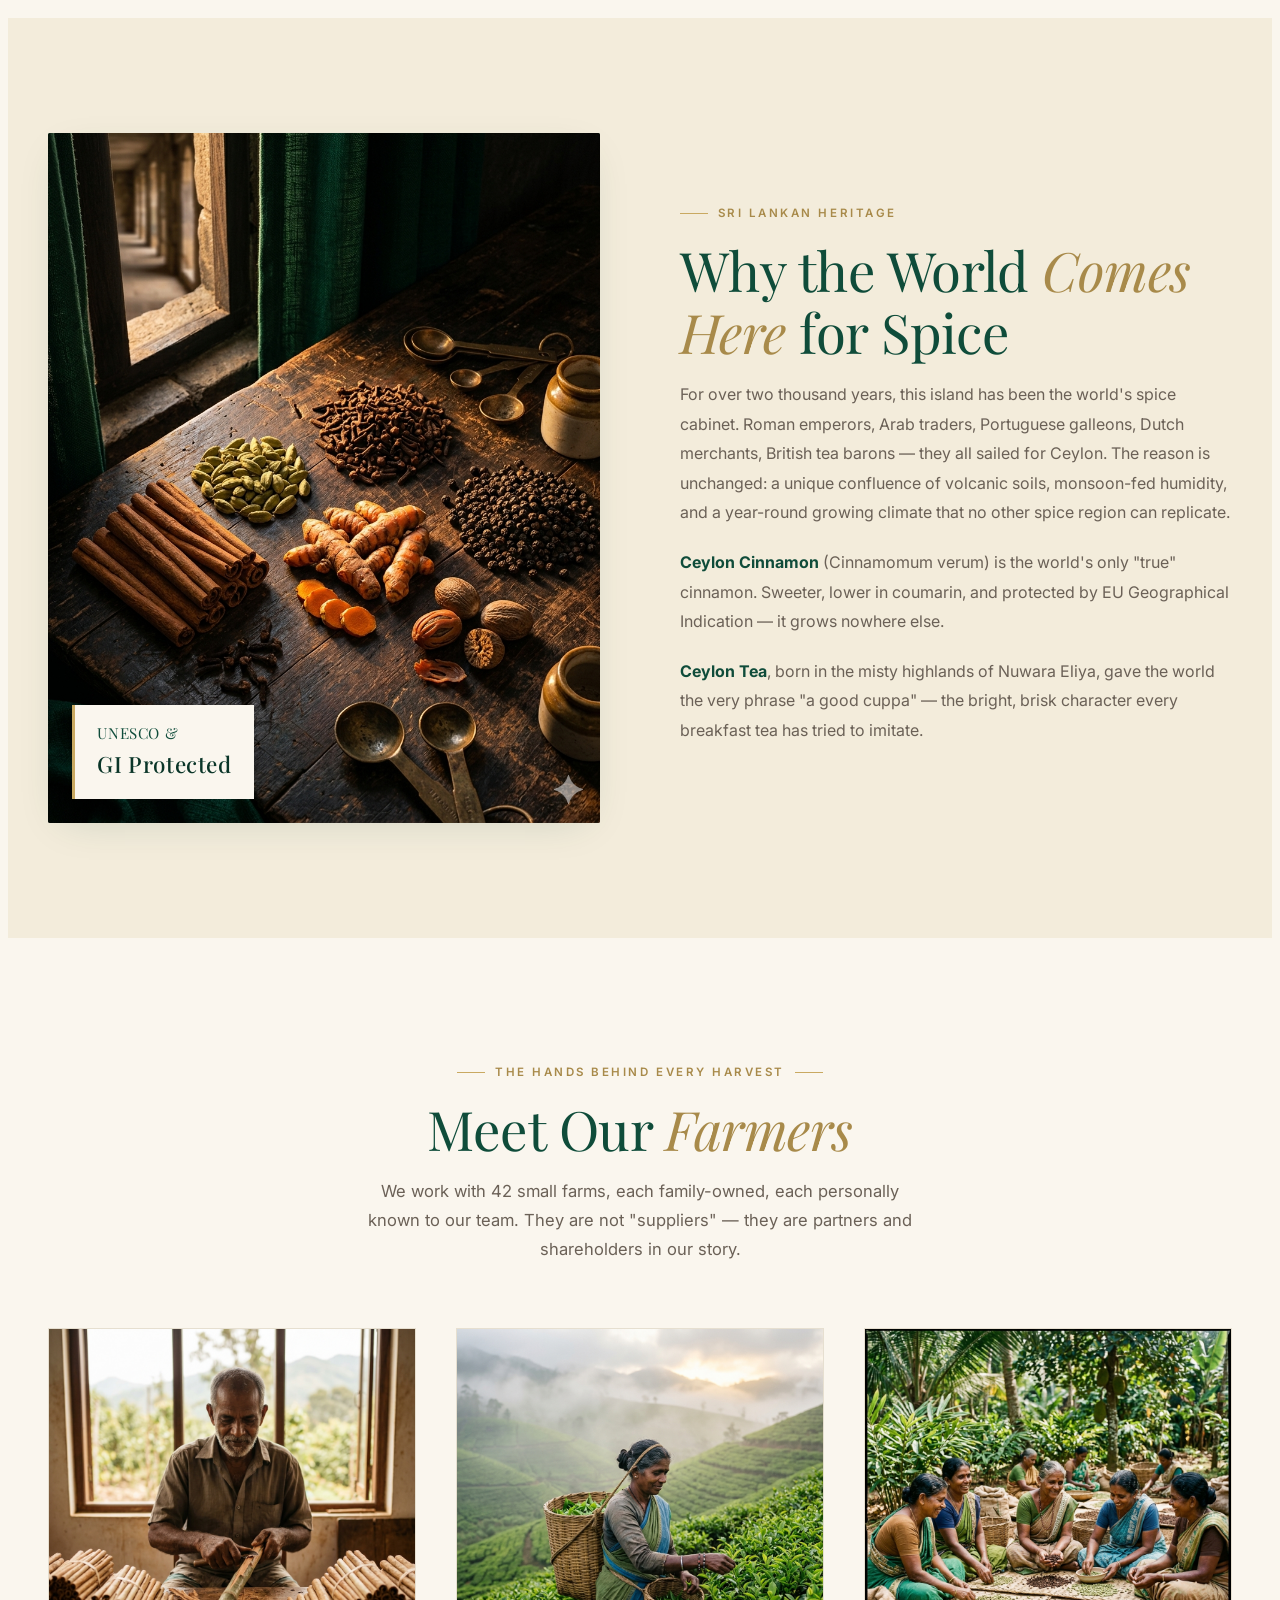
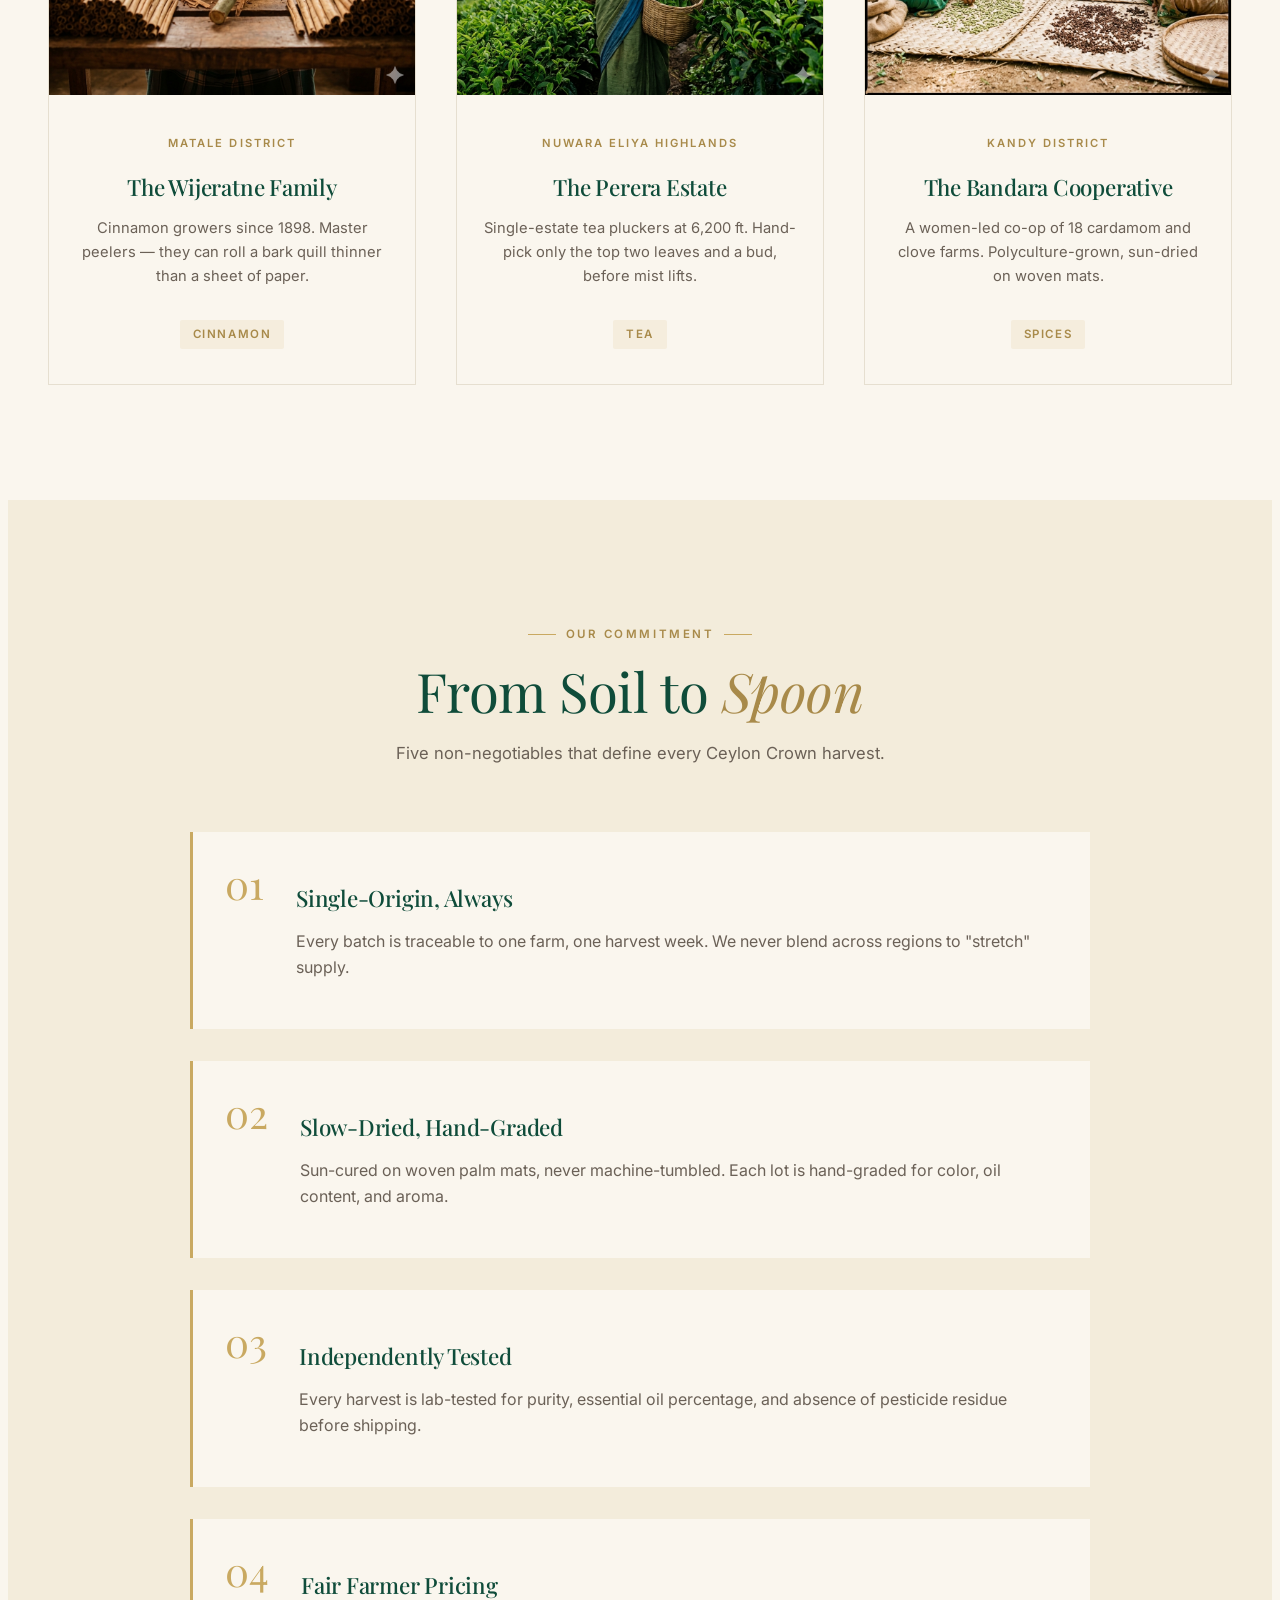
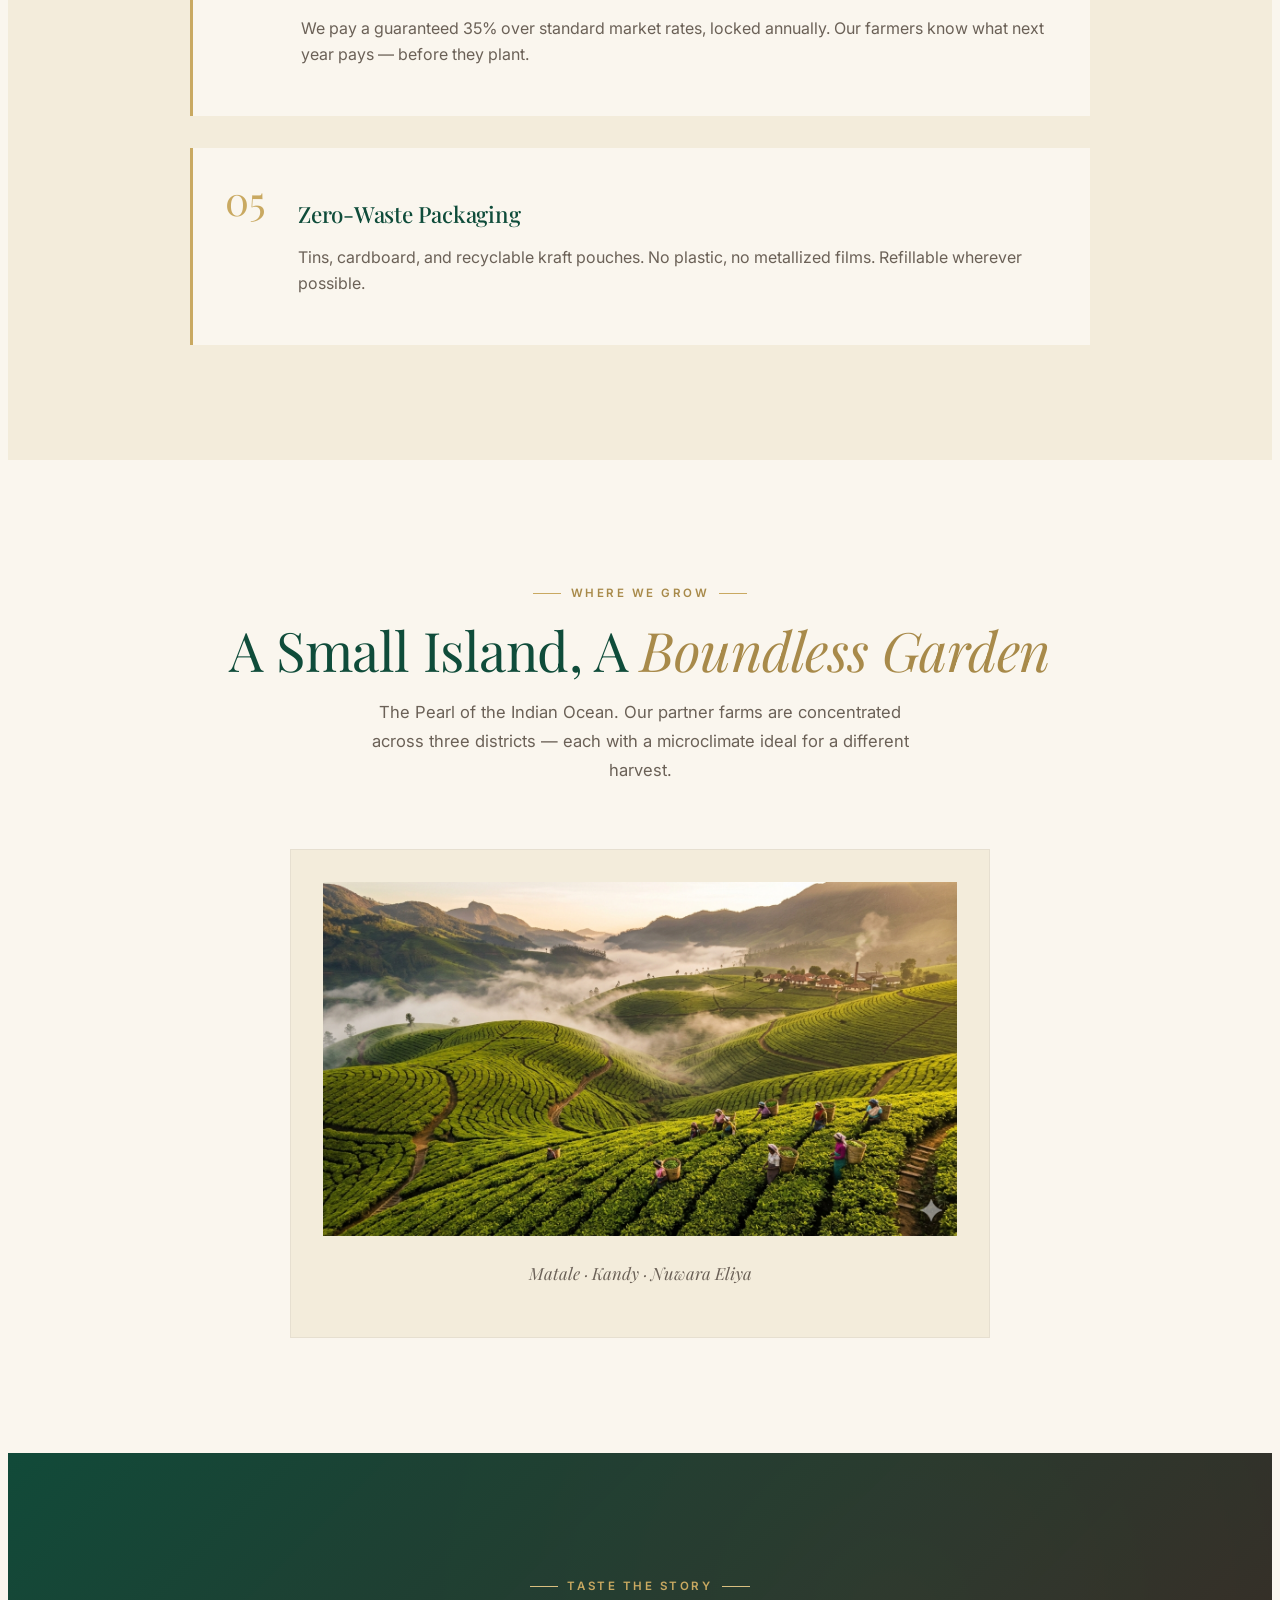
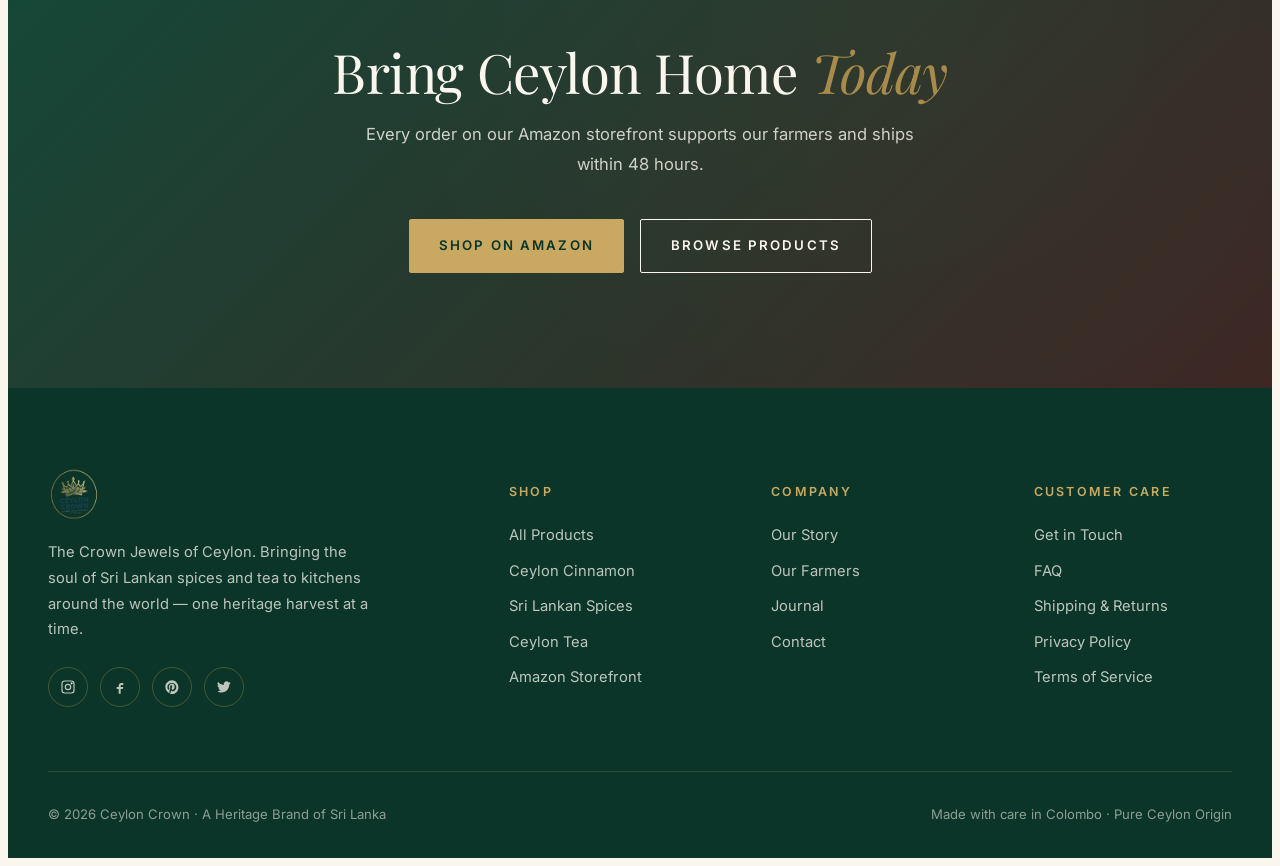
<file: about.html>
<!DOCTYPE html>
<html lang="en">
<head>
  <meta charset="UTF-8" />
  <meta name="viewport" content="width=device-width, initial-scale=1.0" />
  <title>Our Story — Ceylon Crown · The Heritage of Ceylon</title>
  <meta name="description" content="Discover the heritage of Ceylon Crown — third-generation Sri Lankan farmers, UNESCO-recognised spice gardens, and the slow craft behind every harvest." />
  <meta property="og:title" content="Our Story — Ceylon Crown" />
  <meta property="og:description" content="The heritage, farmers, and craft behind Ceylon's purest spices and tea." />

  <link rel="preconnect" href="https://fonts.googleapis.com" />
  <link rel="preconnect" href="https://fonts.gstatic.com" crossorigin />
  <link href="https://fonts.googleapis.com/css2?family=Playfair+Display:ital,wght@0,400;0,500;0,600;1,400;1,500&family=Inter:wght@400;500;600;700&display=swap" rel="stylesheet" />
  <link rel="stylesheet" href="css/styles.css" />
  <link rel="icon" type="image/svg+xml" href="data:image/svg+xml,%3Csvg xmlns='http://www.w3.org/2000/svg' viewBox='0 0 64 64'%3E%3Crect width='64' height='64' fill='%230F4C3A'/%3E%3Cpath d='M16 40 L20 22 L28 32 L32 18 L36 32 L44 22 L48 40 Z M14 44 H50 V48 H14 Z' fill='%23C9A961'/%3E%3C/svg%3E" />
</head>
<body>

  <!-- NAV -->
  <nav class="nav" aria-label="Primary">
    <div class="container-cc nav-inner">
      <a href="index.html" class="nav-logo">
        <img src="assets/logo.png" alt="Ceylon Crown" />
      </a>
      <div class="nav-menu">
        <a href="index.html">Home</a>
        <a href="about.html" class="active">Our Story</a>
        <a href="products.html">Products</a>
        <a href="journal.html">Journal</a>
        <a href="contact.html">Contact</a>
      </div>
      <div class="nav-cta">
        <a class="btn btn-gold" data-amazon>Shop Amazon</a>
        <button class="nav-toggle" aria-label="Open menu"><span></span><span></span><span></span></button>
      </div>
    </div>
  </nav>

  <div class="mobile-menu">
    <a href="index.html">Home</a>
    <a href="about.html">Our Story</a>
    <a href="products.html">Products</a>
    <a href="journal.html">Journal</a>
    <a href="contact.html">Contact</a>
    <a class="btn btn-gold" data-amazon>Shop on Amazon</a>
  </div>

  <!-- PAGE HERO -->
  <section class="page-hero">
    <div class="container-cc">
      <p class="breadcrumb"><a href="index.html">Home</a> · Our Story</p>
      <h1>The Crown <em>Jewels</em> of Ceylon</h1>
      <p>Three generations of Sri Lankan farmers. One small island. The world's most fragrant spice gardens.</p>
    </div>
  </section>

  <!-- THE STORY -->
  <section class="section">
    <div class="container-cc">
      <div class="split">
        <div class="reveal">
          <span class="eyebrow">Founded in Heritage</span>
          <h2 class="section-title" style="margin-top: 1rem;">A Family Carrying a <em>Thousand-Year Trade</em></h2>
          <p class="section-intro" style="margin-bottom: 1.5rem;">
            Ceylon Crown began the way many things in Sri Lanka do — under the canopy of a
            cinnamon tree, with a grandfather teaching a grandson how to peel bark by feel.
          </p>
          <p style="color: var(--muted); line-height: 1.85; margin-bottom: 1.25rem;">
            Our founders grew up on the spice farms of Matale, where their family has tended
            cinnamon, cloves, and pepper for over four generations. For decades, the world's
            best Ceylon spices left the island in unmarked bulk sacks, blended overseas under
            other names, the farmers and their craft made invisible.
          </p>
          <p style="color: var(--muted); line-height: 1.85; margin-bottom: 1.25rem;">
            We started Ceylon Crown to change that — to bring those spices and teas to your
            kitchen <em>with their story intact</em>, with the farmer named, the village
            recorded, the harvest dated, and the price kept fair all the way back to the soil.
          </p>
          <a class="btn btn-outline" data-amazon>
            Shop Our Harvest
            <svg class="arrow" width="14" height="14" viewBox="0 0 24 24" fill="none" stroke="currentColor" stroke-width="2.2"><path d="M5 12h14M13 6l6 6-6 6"/></svg>
          </a>
        </div>
        <div class="story-image reveal delay-1">
          <img src="assets/about_section.png" alt="Sri Lankan spice farmer at work" class="real-img" />
          <div class="badge">
            <span>Founded</span>
            <strong>By Farmers</strong>
          </div>
        </div>
      </div>

      <!-- STATS -->
      <div class="heritage-stat reveal">
        <div class="center">
          <span class="stat-num">4</span>
          <span class="stat-label">Generations of Growers</span>
        </div>
        <div class="center">
          <span class="stat-num">100%</span>
          <span class="stat-label">Single-Origin Ceylon</span>
        </div>
        <div class="center">
          <span class="stat-num">42</span>
          <span class="stat-label">Partner Heritage Farms</span>
        </div>
      </div>
    </div>
  </section>

  <!-- HERITAGE -->
  <section class="section bg-cream-warm">
    <div class="container-cc">
      <div class="split reverse">
        <div class="reveal">
          <span class="eyebrow">Sri Lankan Heritage</span>
          <h2 class="section-title" style="margin-top: 1rem;">Why the World <em>Comes Here</em> for Spice</h2>
          <p style="color: var(--muted); line-height: 1.85; margin-bottom: 1.25rem;">
            For over two thousand years, this island has been the world's spice cabinet.
            Roman emperors, Arab traders, Portuguese galleons, Dutch merchants, British
            tea barons — they all sailed for Ceylon. The reason is unchanged: a unique
            confluence of volcanic soils, monsoon-fed humidity, and a year-round growing
            climate that no other spice region can replicate.
          </p>
          <p style="color: var(--muted); line-height: 1.85; margin-bottom: 1.25rem;">
            <strong style="color: var(--emerald);">Ceylon Cinnamon</strong> (Cinnamomum verum)
            is the world's only "true" cinnamon. Sweeter, lower in coumarin, and protected by
            EU Geographical Indication — it grows nowhere else.
          </p>
          <p style="color: var(--muted); line-height: 1.85;">
            <strong style="color: var(--emerald);">Ceylon Tea</strong>, born in the misty highlands
            of Nuwara Eliya, gave the world the very phrase "a good cuppa" — the bright, brisk
            character every breakfast tea has tried to imitate.
          </p>
        </div>
        <div class="story-image reveal delay-1">
          <img src="assets/about_heritage_spices.png" alt="Heritage Sri Lankan spices arranged on aged wood" class="real-img" />
          <div class="badge">
            <span>UNESCO &amp;</span>
            <strong>GI Protected</strong>
          </div>
        </div>
      </div>
    </div>
  </section>

  <!-- FARMERS -->
  <section class="section" id="farmers">
    <div class="container-cc">
      <div class="center reveal">
        <span class="eyebrow center">The Hands Behind Every Harvest</span>
        <h2 class="section-title" style="margin-top: 1rem;">Meet Our <em>Farmers</em></h2>
        <p class="section-intro">
          We work with 42 small farms, each family-owned, each personally known to our team.
          They are not "suppliers" — they are partners and shareholders in our story.
        </p>
      </div>

      <div class="products-grid" style="margin-top: 4rem;">
        <article class="product-card reveal" style="text-align: center;">
          <div class="product-image" style="aspect-ratio: 1;">
            <img src="assets/farmer_wijeratne.png" alt="The Wijeratne family cinnamon farmers in Matale" class="real-img" />
          </div>
          <div class="product-body">
            <p class="product-cat">Matale District</p>
            <h3 class="product-title">The Wijeratne Family</h3>
            <p class="product-desc">Cinnamon growers since 1898. Master peelers — they can roll a bark quill thinner than a sheet of paper.</p>
            <p class="tag-pill">Cinnamon</p>
          </div>
        </article>

        <article class="product-card reveal delay-1" style="text-align: center;">
          <div class="product-image" style="aspect-ratio: 1;">
            <img src="assets/farmer_perera.png" alt="The Perera estate tea pluckers in Nuwara Eliya" class="real-img" />
          </div>
          <div class="product-body">
            <p class="product-cat">Nuwara Eliya Highlands</p>
            <h3 class="product-title">The Perera Estate</h3>
            <p class="product-desc">Single-estate tea pluckers at 6,200 ft. Hand-pick only the top two leaves and a bud, before mist lifts.</p>
            <p class="tag-pill">Tea</p>
          </div>
        </article>

        <article class="product-card reveal delay-2" style="text-align: center;">
          <div class="product-image" style="aspect-ratio: 1;">
            <img src="assets/farmer_bandara.png" alt="The Bandara women-led spice cooperative in Kandy" class="real-img" />
          </div>
          <div class="product-body">
            <p class="product-cat">Kandy District</p>
            <h3 class="product-title">The Bandara Cooperative</h3>
            <p class="product-desc">A women-led co-op of 18 cardamom and clove farms. Polyculture-grown, sun-dried on woven mats.</p>
            <p class="tag-pill">Spices</p>
          </div>
        </article>
      </div>
    </div>
  </section>

  <!-- QUALITY COMMITMENT -->
  <section class="section bg-cream-warm">
    <div class="container-cc">
      <div class="center reveal">
        <span class="eyebrow center">Our Commitment</span>
        <h2 class="section-title" style="margin-top: 1rem;">From Soil to <em>Spoon</em></h2>
        <p class="section-intro">Five non-negotiables that define every Ceylon Crown harvest.</p>
      </div>

      <div class="feature-grid" style="grid-template-columns: 1fr;">
        <div style="display: grid; gap: 2rem; grid-template-columns: 1fr; max-width: 900px; margin: 0 auto;">
          <div class="reveal" style="display: flex; gap: 2rem; align-items: flex-start; padding: 2rem; background: var(--cream); border-left: 3px solid var(--gold);">
            <span style="font-family: var(--serif); font-size: 2.5rem; color: var(--gold); line-height: 1;">01</span>
            <div>
              <h3 style="font-size: 1.4rem; margin-bottom: 0.5rem;">Single-Origin, Always</h3>
              <p style="color: var(--muted);">Every batch is traceable to one farm, one harvest week. We never blend across regions to "stretch" supply.</p>
            </div>
          </div>
          <div class="reveal delay-1" style="display: flex; gap: 2rem; align-items: flex-start; padding: 2rem; background: var(--cream); border-left: 3px solid var(--gold);">
            <span style="font-family: var(--serif); font-size: 2.5rem; color: var(--gold); line-height: 1;">02</span>
            <div>
              <h3 style="font-size: 1.4rem; margin-bottom: 0.5rem;">Slow-Dried, Hand-Graded</h3>
              <p style="color: var(--muted);">Sun-cured on woven palm mats, never machine-tumbled. Each lot is hand-graded for color, oil content, and aroma.</p>
            </div>
          </div>
          <div class="reveal delay-2" style="display: flex; gap: 2rem; align-items: flex-start; padding: 2rem; background: var(--cream); border-left: 3px solid var(--gold);">
            <span style="font-family: var(--serif); font-size: 2.5rem; color: var(--gold); line-height: 1;">03</span>
            <div>
              <h3 style="font-size: 1.4rem; margin-bottom: 0.5rem;">Independently Tested</h3>
              <p style="color: var(--muted);">Every harvest is lab-tested for purity, essential oil percentage, and absence of pesticide residue before shipping.</p>
            </div>
          </div>
          <div class="reveal delay-3" style="display: flex; gap: 2rem; align-items: flex-start; padding: 2rem; background: var(--cream); border-left: 3px solid var(--gold);">
            <span style="font-family: var(--serif); font-size: 2.5rem; color: var(--gold); line-height: 1;">04</span>
            <div>
              <h3 style="font-size: 1.4rem; margin-bottom: 0.5rem;">Fair Farmer Pricing</h3>
              <p style="color: var(--muted);">We pay a guaranteed 35% over standard market rates, locked annually. Our farmers know what next year pays — before they plant.</p>
            </div>
          </div>
          <div class="reveal delay-4" style="display: flex; gap: 2rem; align-items: flex-start; padding: 2rem; background: var(--cream); border-left: 3px solid var(--gold);">
            <span style="font-family: var(--serif); font-size: 2.5rem; color: var(--gold); line-height: 1;">05</span>
            <div>
              <h3 style="font-size: 1.4rem; margin-bottom: 0.5rem;">Zero-Waste Packaging</h3>
              <p style="color: var(--muted);">Tins, cardboard, and recyclable kraft pouches. No plastic, no metallized films. Refillable wherever possible.</p>
            </div>
          </div>
        </div>
      </div>
    </div>
  </section>

  <!-- MAP -->
  <section class="section">
    <div class="container-cc">
      <div class="center reveal">
        <span class="eyebrow center">Where We Grow</span>
        <h2 class="section-title" style="margin-top: 1rem;">A Small Island, A <em>Boundless Garden</em></h2>
        <p class="section-intro">The Pearl of the Indian Ocean. Our partner farms are concentrated across three districts — each with a microclimate ideal for a different harvest.</p>
      </div>

      <div class="map-wrap reveal" style="margin-top: 4rem; max-width: 700px; margin-inline: auto; padding: 2rem;">
        <img src="assets/about_page_map_context.png" alt="Map of Sri Lanka showing Matale, Kandy and Nuwara Eliya farm regions" style="width: 100%; height: auto; display: block;" />
        <p style="margin-top: 1.5rem; font-style: italic; color: var(--muted); font-family: var(--serif); font-size: 1.05rem;">Matale · Kandy · Nuwara Eliya</p>
      </div>
    </div>
  </section>

  <!-- CTA -->
  <section class="section newsletter">
    <div class="container-cc">
      <div class="center reveal">
        <span class="eyebrow light center">Taste the Story</span>
        <h2 class="section-title">Bring Ceylon Home <em>Today</em></h2>
        <p class="section-intro">Every order on our Amazon storefront supports our farmers and ships within 48 hours.</p>
        <div style="margin-top: 2.5rem; display: flex; justify-content: center; gap: 1rem; flex-wrap: wrap;">
          <a class="btn btn-gold" data-amazon>Shop on Amazon</a>
          <a class="btn btn-outline-light" href="products.html">Browse Products</a>
        </div>
      </div>
    </div>
  </section>

  <!-- FOOTER -->
  <footer class="footer">
    <div class="container-cc">
      <div class="footer-grid">
        <div class="footer-about">
          <div class="footer-logo">
            <img src="assets/logo.png" alt="Ceylon Crown" />
          </div>
          <p>The Crown Jewels of Ceylon. Bringing the soul of Sri Lankan spices and tea to kitchens around the world — one heritage harvest at a time.</p>
          <div class="footer-social">
            <a href="#" aria-label="Instagram"><svg viewBox="0 0 24 24" fill="none" stroke="currentColor" stroke-width="1.8"><rect x="3" y="3" width="18" height="18" rx="4"/><circle cx="12" cy="12" r="4"/><circle cx="17.5" cy="6.5" r="0.8" fill="currentColor"/></svg></a>
            <a href="#" aria-label="Facebook"><svg viewBox="0 0 24 24" fill="currentColor"><path d="M14 9h3V6h-3c-2.2 0-4 1.8-4 4v2H7v3h3v7h3v-7h3l1-3h-4v-2c0-.6.4-1 1-1z"/></svg></a>
            <a href="#" aria-label="Pinterest"><svg viewBox="0 0 24 24" fill="currentColor"><path d="M12 2C6.5 2 2 6.5 2 12c0 4.2 2.6 7.8 6.3 9.3-.1-.8-.2-2 0-2.9.2-.8 1.2-5.1 1.2-5.1s-.3-.6-.3-1.5c0-1.4.8-2.4 1.8-2.4.9 0 1.3.6 1.3 1.4 0 .9-.6 2.2-.9 3.4-.2 1 .5 1.9 1.5 1.9 1.8 0 3.2-1.9 3.2-4.7 0-2.4-1.7-4.1-4.2-4.1-2.9 0-4.6 2.2-4.6 4.4 0 .9.3 1.8.7 2.4l.1.4c-.1.5-.4 1.4-.4 1.6-.1.3-.2.3-.5.2-1.3-.6-2.1-2.5-2.1-4 0-3.3 2.4-6.3 6.9-6.3 3.6 0 6.4 2.6 6.4 6 0 3.6-2.3 6.5-5.4 6.5-1.1 0-2.1-.6-2.4-1.2 0 0-.5 1.9-.6 2.4-.2.8-.8 1.9-1.2 2.5.9.3 1.9.4 2.9.4 5.5 0 10-4.5 10-10S17.5 2 12 2z"/></svg></a>
            <a href="#" aria-label="Twitter"><svg viewBox="0 0 24 24" fill="currentColor"><path d="M22 5.8c-.7.3-1.5.5-2.4.6.9-.5 1.5-1.3 1.8-2.3-.8.5-1.7.8-2.6 1A4.1 4.1 0 0011.7 9 11.6 11.6 0 013 4.5a4.1 4.1 0 001.3 5.5c-.7 0-1.3-.2-1.9-.5v.1c0 2 1.4 3.6 3.3 4-.4.1-.8.2-1.2.2-.3 0-.6 0-.8-.1.6 1.7 2.1 2.9 3.9 2.9-1.4 1.1-3.2 1.7-5.2 1.7H2c1.8 1.2 4 1.9 6.3 1.9 7.5 0 11.6-6.2 11.6-11.6v-.5c.8-.6 1.5-1.3 2.1-2.1z"/></svg></a>
          </div>
        </div>
        <div>
          <h4>Shop</h4>
          <ul>
            <li><a href="products.html">All Products</a></li>
            <li><a href="products.html#cinnamon">Ceylon Cinnamon</a></li>
            <li><a href="products.html#spices">Sri Lankan Spices</a></li>
            <li><a href="products.html#tea">Ceylon Tea</a></li>
            <li><a data-amazon>Amazon Storefront</a></li>
          </ul>
        </div>
        <div>
          <h4>Company</h4>
          <ul>
            <li><a href="about.html">Our Story</a></li>
            <li><a href="about.html#farmers">Our Farmers</a></li>
            <li><a href="journal.html">Journal</a></li>
            <li><a href="contact.html">Contact</a></li>
          </ul>
        </div>
        <div>
          <h4>Customer Care</h4>
          <ul>
            <li><a href="contact.html">Get in Touch</a></li>
            <li><a href="contact.html#faq">FAQ</a></li>
            <li><a href="#">Shipping &amp; Returns</a></li>
            <li><a href="#">Privacy Policy</a></li>
            <li><a href="#">Terms of Service</a></li>
          </ul>
        </div>
      </div>
      <div class="footer-bottom">
        <span>&copy; <span data-year>2026</span> Ceylon Crown · A Heritage Brand of Sri Lanka</span>
        <span>Made with care in Colombo · Pure Ceylon Origin</span>
      </div>
    </div>
  </footer>

  <div class="cookie-banner" id="cookie-banner" role="dialog" aria-label="Cookie consent">
    <p><strong>A pinch of cookies?</strong> We use small text files to remember your preferences and improve your experience. Read our <a href="#" style="color: var(--gold); border-bottom: 1px solid;">privacy policy</a>.</p>
    <div class="cookie-buttons">
      <button class="btn btn-outline-light" data-cookie-action="declined">Decline</button>
      <button class="btn btn-gold" data-cookie-action="accepted">Accept</button>
    </div>
  </div>

  <a class="whatsapp-float" href="#" target="_blank" rel="noopener noreferrer" aria-label="Chat on WhatsApp">
    <svg viewBox="0 0 24 24" fill="currentColor"><path d="M17.5 14.4c-.3-.1-1.7-.8-2-1-.3-.1-.5-.1-.7.1-.2.3-.8 1-1 1.2-.2.2-.4.2-.6.1-.7-.4-1.5-.8-2.2-1.5-.5-.5-1-1.1-1.4-1.8-.1-.2 0-.4.1-.5.1-.1.3-.3.4-.5.1-.2.2-.3.3-.5.1-.2 0-.4 0-.5-.1-.1-.7-1.6-.9-2.2-.2-.6-.4-.5-.6-.5h-.5c-.2 0-.5.1-.7.4-.3.3-1 1-1 2.4 0 1.4 1 2.8 1.2 3 .1.2 2 3.2 4.9 4.4 2.5 1.1 3 .9 3.5.9.5 0 1.7-.7 1.9-1.4.2-.7.2-1.3.2-1.4-.1-.1-.3-.2-.5-.3zM12 2C6.5 2 2 6.5 2 12c0 1.8.5 3.5 1.3 4.9L2 22l5.3-1.4c1.4.7 3 1.1 4.7 1.1 5.5 0 10-4.5 10-10S17.5 2 12 2z"/></svg>
  </a>

  <script src="js/main.js"></script>
</body>
</html>
</file>
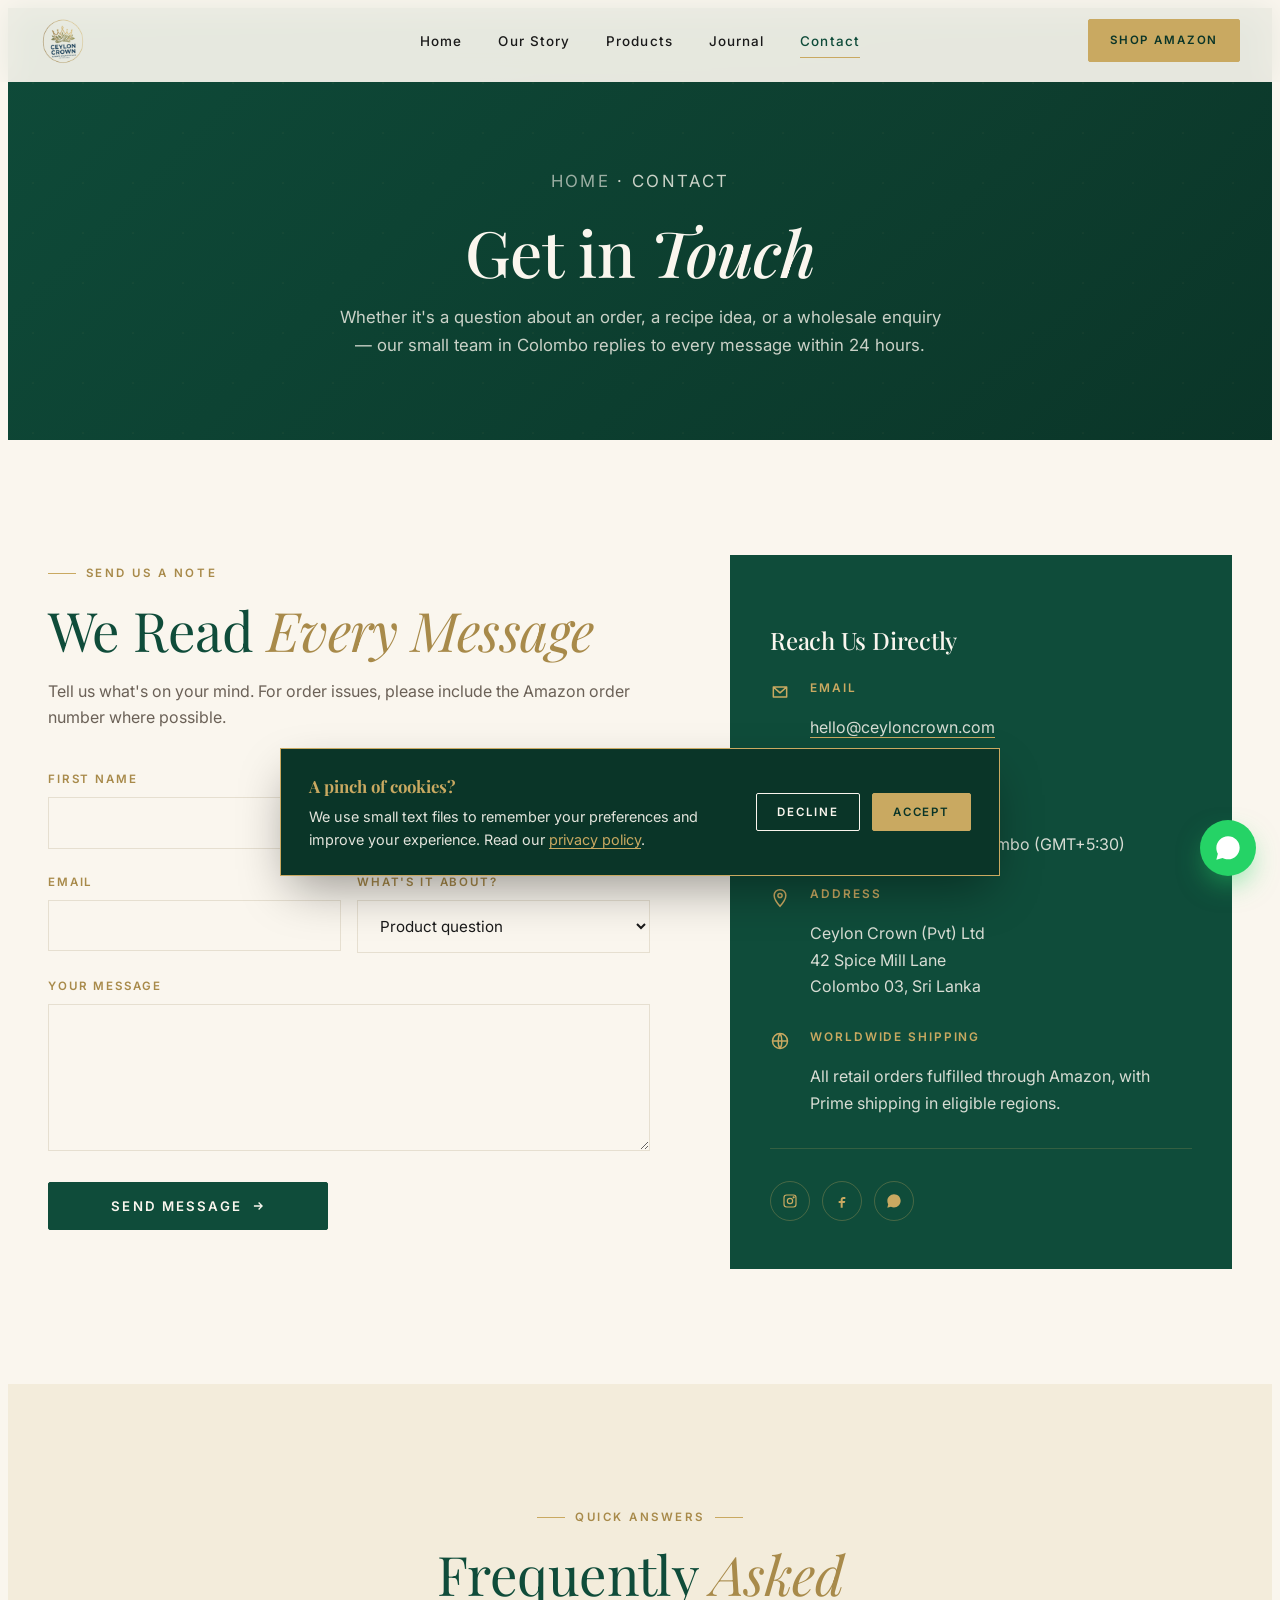
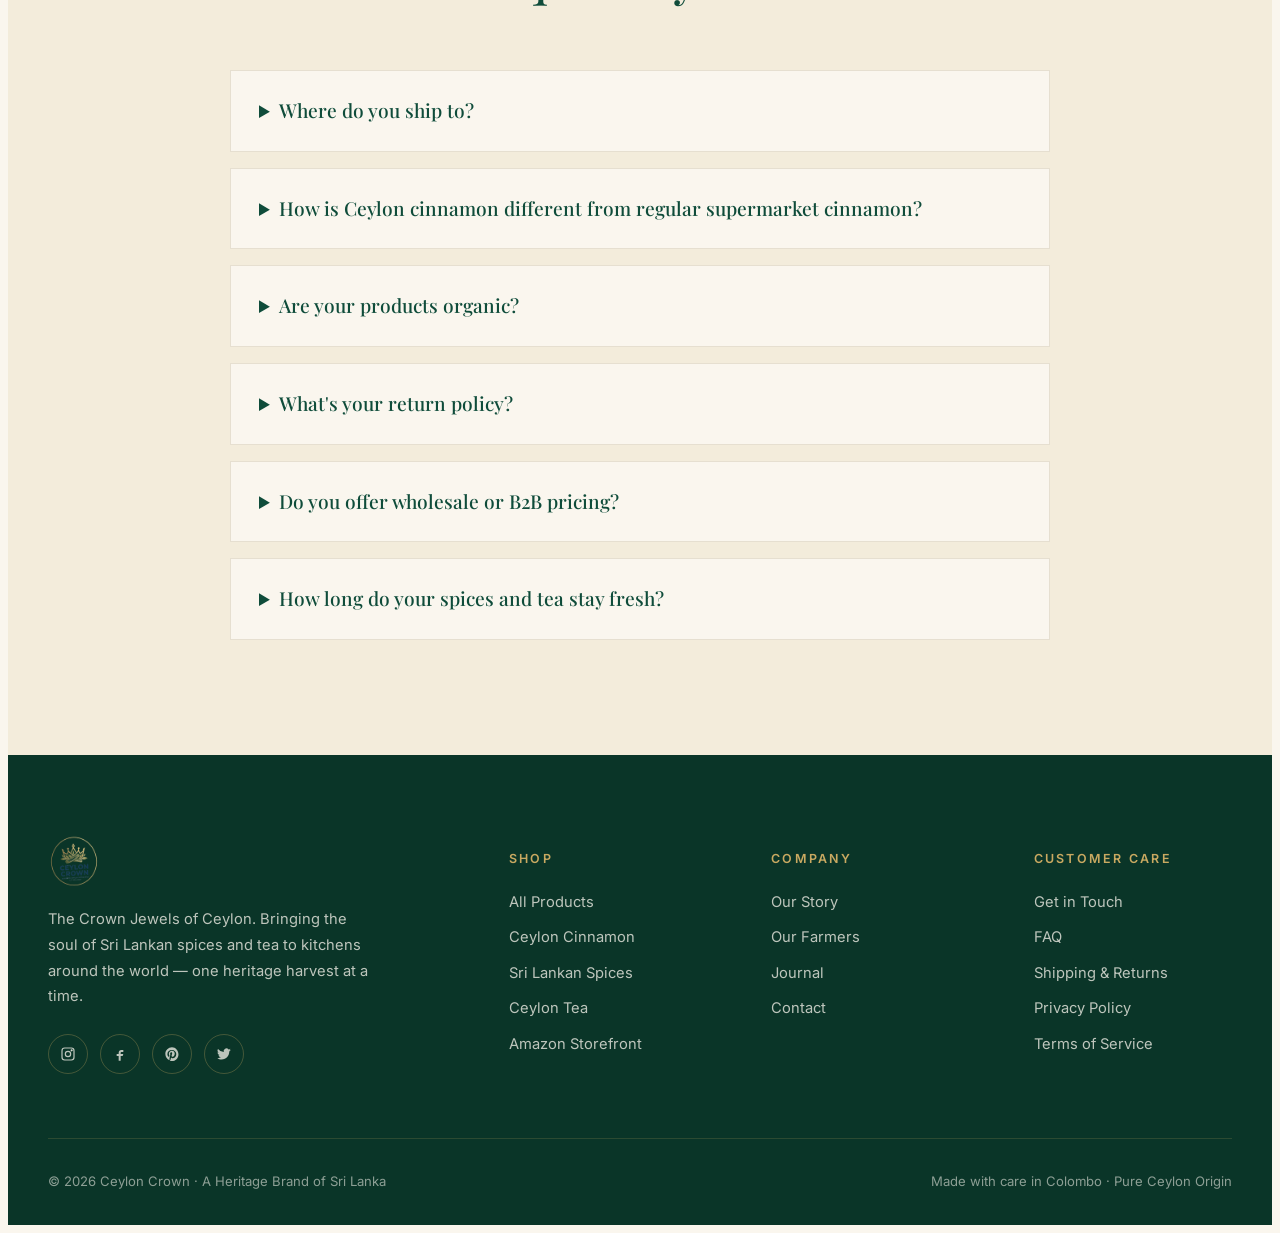
<file: contact.html>
<!DOCTYPE html>
<html lang="en">
<head>
  <meta charset="UTF-8" />
  <meta name="viewport" content="width=device-width, initial-scale=1.0" />
  <title>Contact — Ceylon Crown · Get in Touch</title>
  <meta name="description" content="Questions about our spices and tea? Wholesale enquiries? Get in touch with the Ceylon Crown team in Colombo, Sri Lanka." />

  <link rel="preconnect" href="https://fonts.googleapis.com" />
  <link rel="preconnect" href="https://fonts.gstatic.com" crossorigin />
  <link href="https://fonts.googleapis.com/css2?family=Playfair+Display:ital,wght@0,400;0,500;0,600;1,400;1,500&family=Inter:wght@400;500;600;700&display=swap" rel="stylesheet" />
  <link rel="stylesheet" href="css/styles.css" />
  <link rel="icon" type="image/svg+xml" href="data:image/svg+xml,%3Csvg xmlns='http://www.w3.org/2000/svg' viewBox='0 0 64 64'%3E%3Crect width='64' height='64' fill='%230F4C3A'/%3E%3Cpath d='M16 40 L20 22 L28 32 L32 18 L36 32 L44 22 L48 40 Z M14 44 H50 V48 H14 Z' fill='%23C9A961'/%3E%3C/svg%3E" />
</head>
<body>

  <nav class="nav">
    <div class="container-cc nav-inner">
      <a href="index.html" class="nav-logo">
        <img src="assets/logo.png" alt="Ceylon Crown" />
      </a>
      <div class="nav-menu">
        <a href="index.html">Home</a>
        <a href="about.html">Our Story</a>
        <a href="products.html">Products</a>
        <a href="journal.html">Journal</a>
        <a href="contact.html" class="active">Contact</a>
      </div>
      <div class="nav-cta">
        <a class="btn btn-gold" data-amazon>Shop Amazon</a>
        <button class="nav-toggle" aria-label="Open menu"><span></span><span></span><span></span></button>
      </div>
    </div>
  </nav>

  <div class="mobile-menu">
    <a href="index.html">Home</a>
    <a href="about.html">Our Story</a>
    <a href="products.html">Products</a>
    <a href="journal.html">Journal</a>
    <a href="contact.html">Contact</a>
    <a class="btn btn-gold" data-amazon>Shop on Amazon</a>
  </div>

  <section class="page-hero">
    <div class="container-cc">
      <p class="breadcrumb"><a href="index.html">Home</a> · Contact</p>
      <h1>Get in <em>Touch</em></h1>
      <p>Whether it's a question about an order, a recipe idea, or a wholesale enquiry — our small team in Colombo replies to every message within 24 hours.</p>
    </div>
  </section>

  <!-- CONTACT GRID -->
  <section class="section">
    <div class="container-cc">
      <div class="contact-grid">

        <!-- Form -->
        <div class="reveal">
          <span class="eyebrow">Send Us a Note</span>
          <h2 class="section-title" style="margin-top: 1rem;">We Read <em>Every Message</em></h2>
          <p style="color: var(--muted); margin-bottom: 2.5rem;">Tell us what's on your mind. For order issues, please include the Amazon order number where possible.</p>

          <form data-contact aria-label="Contact form">
            <div style="display: grid; gap: 1rem; grid-template-columns: repeat(auto-fit, minmax(220px, 1fr));">
              <div class="form-field">
                <label for="firstName">First Name</label>
                <input type="text" id="firstName" name="firstName" required />
              </div>
              <div class="form-field">
                <label for="lastName">Last Name</label>
                <input type="text" id="lastName" name="lastName" required />
              </div>
            </div>

            <div style="display: grid; gap: 1rem; grid-template-columns: repeat(auto-fit, minmax(220px, 1fr));">
              <div class="form-field">
                <label for="email">Email</label>
                <input type="email" id="email" name="email" required />
              </div>
              <div class="form-field">
                <label for="topic">What's it about?</label>
                <select id="topic" name="topic">
                  <option>Product question</option>
                  <option>Order issue</option>
                  <option>Wholesale / B2B</option>
                  <option>Press &amp; partnerships</option>
                  <option>Just saying hi</option>
                </select>
              </div>
            </div>

            <div class="form-field">
              <label for="message">Your Message</label>
              <textarea id="message" name="message" rows="6" required></textarea>
            </div>

            <button type="submit" class="btn btn-primary" style="width: 100%; max-width: 280px;">
              Send Message
              <svg width="14" height="14" viewBox="0 0 24 24" fill="none" stroke="currentColor" stroke-width="2.2"><path d="M5 12h14M13 6l6 6-6 6"/></svg>
            </button>

            <p class="form-status" style="margin-top: 1rem; font-size: 0.92rem;" aria-live="polite"></p>
          </form>
        </div>

        <!-- Info -->
        <aside class="reveal delay-1">
          <div class="contact-info">
            <h3>Reach Us Directly</h3>

            <div class="info-block">
              <svg viewBox="0 0 24 24" fill="none" stroke="currentColor" stroke-width="1.8"><path d="M4 6 L12 13 L20 6 M4 6 H20 V18 H4 Z" stroke-linejoin="round"/></svg>
              <strong>Email</strong>
              <p><a href="mailto:hello@ceyloncrown.com" style="border-bottom: 1px solid var(--gold);">hello@ceyloncrown.com</a></p>
            </div>

            <div class="info-block">
              <svg viewBox="0 0 24 24" fill="none" stroke="currentColor" stroke-width="1.8"><path d="M5 4 H8 L10 9 L7.5 11 C9 14 10 15 13 16.5 L15 14 L20 16 V19 C20 20 19 21 18 21 C10 21 3 14 3 6 C3 5 4 4 5 4 Z" stroke-linejoin="round"/></svg>
              <strong>Phone</strong>
              <p>+94 11 234 5678<br>Mon–Fri · 9am–5pm Colombo (GMT+5:30)</p>
            </div>

            <div class="info-block">
              <svg viewBox="0 0 24 24" fill="none" stroke="currentColor" stroke-width="1.8"><path d="M12 2 C8 2 5 5 5 9 C5 14 12 22 12 22 C12 22 19 14 19 9 C19 5 16 2 12 2 Z" stroke-linejoin="round"/><circle cx="12" cy="9" r="2.5"/></svg>
              <strong>Address</strong>
              <p>Ceylon Crown (Pvt) Ltd<br>42 Spice Mill Lane<br>Colombo 03, Sri Lanka</p>
            </div>

            <div class="info-block">
              <svg viewBox="0 0 24 24" fill="none" stroke="currentColor" stroke-width="1.8"><circle cx="12" cy="12" r="9"/><path d="M3 12 H21 M12 3 C15 7 15 17 12 21 M12 3 C9 7 9 17 12 21"/></svg>
              <strong>Worldwide Shipping</strong>
              <p>All retail orders fulfilled through Amazon, with Prime shipping in eligible regions.</p>
            </div>

            <div style="display: flex; gap: 0.75rem; margin-top: 2rem; padding-top: 2rem; border-top: 1px solid rgba(201, 169, 97, 0.2);">
              <a href="#" aria-label="Instagram" style="width: 40px; height: 40px; display: grid; place-items: center; border: 1px solid rgba(201, 169, 97, 0.3); border-radius: 50%; color: var(--gold);"><svg width="16" height="16" viewBox="0 0 24 24" fill="none" stroke="currentColor" stroke-width="1.8"><rect x="3" y="3" width="18" height="18" rx="4"/><circle cx="12" cy="12" r="4"/><circle cx="17.5" cy="6.5" r="0.8" fill="currentColor"/></svg></a>
              <a href="#" aria-label="Facebook" style="width: 40px; height: 40px; display: grid; place-items: center; border: 1px solid rgba(201, 169, 97, 0.3); border-radius: 50%; color: var(--gold);"><svg width="16" height="16" viewBox="0 0 24 24" fill="currentColor"><path d="M14 9h3V6h-3c-2.2 0-4 1.8-4 4v2H7v3h3v7h3v-7h3l1-3h-4v-2c0-.6.4-1 1-1z"/></svg></a>
              <a href="#" aria-label="WhatsApp" style="width: 40px; height: 40px; display: grid; place-items: center; border: 1px solid rgba(201, 169, 97, 0.3); border-radius: 50%; color: var(--gold);"><svg width="16" height="16" viewBox="0 0 24 24" fill="currentColor"><path d="M17.5 14.4c-.3-.1-1.7-.8-2-1-.3-.1-.5-.1-.7.1-.2.3-.8 1-1 1.2-.2.2-.4.2-.6.1-.7-.4-1.5-.8-2.2-1.5-.5-.5-1-1.1-1.4-1.8-.1-.2 0-.4.1-.5.1-.1.3-.3.4-.5.1-.2.2-.3.3-.5.1-.2 0-.4 0-.5-.1-.1-.7-1.6-.9-2.2-.2-.6-.4-.5-.6-.5h-.5c-.2 0-.5.1-.7.4-.3.3-1 1-1 2.4 0 1.4 1 2.8 1.2 3 .1.2 2 3.2 4.9 4.4 2.5 1.1 3 .9 3.5.9.5 0 1.7-.7 1.9-1.4.2-.7.2-1.3.2-1.4-.1-.1-.3-.2-.5-.3zM12 2C6.5 2 2 6.5 2 12c0 1.8.5 3.5 1.3 4.9L2 22l5.3-1.4c1.4.7 3 1.1 4.7 1.1 5.5 0 10-4.5 10-10S17.5 2 12 2z"/></svg></a>
            </div>
          </div>
        </aside>

      </div>
    </div>
  </section>

  <!-- FAQ -->
  <section class="section bg-cream-warm" id="faq">
    <div class="container-cc">
      <div class="center reveal">
        <span class="eyebrow center">Quick Answers</span>
        <h2 class="section-title" style="margin-top: 1rem;">Frequently <em>Asked</em></h2>
      </div>

      <div style="max-width: 820px; margin: 4rem auto 0; display: grid; gap: 1rem;">

        <details class="reveal" style="background: var(--cream); border: 1px solid var(--line); padding: 1.5rem 1.75rem;">
          <summary style="cursor: pointer; font-family: var(--serif); font-size: 1.2rem; color: var(--emerald); font-weight: 500;">Where do you ship to?</summary>
          <p style="color: var(--muted); margin-top: 1rem; line-height: 1.7;">All retail orders ship globally through our Amazon storefront — currently Amazon US, UK, EU, Canada, and Australia. For wholesale, we ship from our Colombo warehouse to most countries directly.</p>
        </details>

        <details class="reveal" style="background: var(--cream); border: 1px solid var(--line); padding: 1.5rem 1.75rem;">
          <summary style="cursor: pointer; font-family: var(--serif); font-size: 1.2rem; color: var(--emerald); font-weight: 500;">How is Ceylon cinnamon different from regular supermarket cinnamon?</summary>
          <p style="color: var(--muted); margin-top: 1rem; line-height: 1.7;">Most "cinnamon" sold in supermarkets is cassia — a different (and cheaper) species. Ceylon cinnamon (Cinnamomum verum) is the only "true" cinnamon: sweeter, more delicate, and significantly lower in coumarin, making it daily-safe for regular consumption.</p>
        </details>

        <details class="reveal" style="background: var(--cream); border: 1px solid var(--line); padding: 1.5rem 1.75rem;">
          <summary style="cursor: pointer; font-family: var(--serif); font-size: 1.2rem; color: var(--emerald); font-weight: 500;">Are your products organic?</summary>
          <p style="color: var(--muted); margin-top: 1rem; line-height: 1.7;">All our farms practice organic-by-tradition farming — polyculture, no synthetic pesticides or fertilisers. Several of our partner farms hold formal organic certification; the others operate to identical standards but choose not to bear the certification cost.</p>
        </details>

        <details class="reveal" style="background: var(--cream); border: 1px solid var(--line); padding: 1.5rem 1.75rem;">
          <summary style="cursor: pointer; font-family: var(--serif); font-size: 1.2rem; color: var(--emerald); font-weight: 500;">What's your return policy?</summary>
          <p style="color: var(--muted); margin-top: 1rem; line-height: 1.7;">All Amazon orders are protected by Amazon's standard 30-day return guarantee, plus our own no-questions-asked replacement promise. If a harvest doesn't delight you, we'll replace or refund — full stop.</p>
        </details>

        <details class="reveal" style="background: var(--cream); border: 1px solid var(--line); padding: 1.5rem 1.75rem;">
          <summary style="cursor: pointer; font-family: var(--serif); font-size: 1.2rem; color: var(--emerald); font-weight: 500;">Do you offer wholesale or B2B pricing?</summary>
          <p style="color: var(--muted); margin-top: 1rem; line-height: 1.7;">Yes — we work with restaurants, cafés, tea rooms, and specialty grocers. Use the contact form above and select "Wholesale / B2B" — we'll send our wholesale catalogue and minimum order details within one business day.</p>
        </details>

        <details class="reveal" style="background: var(--cream); border: 1px solid var(--line); padding: 1.5rem 1.75rem;">
          <summary style="cursor: pointer; font-family: var(--serif); font-size: 1.2rem; color: var(--emerald); font-weight: 500;">How long do your spices and tea stay fresh?</summary>
          <p style="color: var(--muted); margin-top: 1rem; line-height: 1.7;">Whole spices keep for 24 months stored airtight, away from light. Ground spices peak within 12 months. Loose-leaf tea is best within 18 months. Each tin is dated with its harvest week — so you know exactly how fresh it is.</p>
        </details>

      </div>
    </div>
  </section>

  <!-- FOOTER -->
  <footer class="footer">
    <div class="container-cc">
      <div class="footer-grid">
        <div class="footer-about">
          <div class="footer-logo">
            <img src="assets/logo.png" alt="Ceylon Crown" />
          </div>
          <p>The Crown Jewels of Ceylon. Bringing the soul of Sri Lankan spices and tea to kitchens around the world — one heritage harvest at a time.</p>
          <div class="footer-social">
            <a href="#" aria-label="Instagram"><svg viewBox="0 0 24 24" fill="none" stroke="currentColor" stroke-width="1.8"><rect x="3" y="3" width="18" height="18" rx="4"/><circle cx="12" cy="12" r="4"/><circle cx="17.5" cy="6.5" r="0.8" fill="currentColor"/></svg></a>
            <a href="#" aria-label="Facebook"><svg viewBox="0 0 24 24" fill="currentColor"><path d="M14 9h3V6h-3c-2.2 0-4 1.8-4 4v2H7v3h3v7h3v-7h3l1-3h-4v-2c0-.6.4-1 1-1z"/></svg></a>
            <a href="#" aria-label="Pinterest"><svg viewBox="0 0 24 24" fill="currentColor"><path d="M12 2C6.5 2 2 6.5 2 12c0 4.2 2.6 7.8 6.3 9.3-.1-.8-.2-2 0-2.9.2-.8 1.2-5.1 1.2-5.1s-.3-.6-.3-1.5c0-1.4.8-2.4 1.8-2.4.9 0 1.3.6 1.3 1.4 0 .9-.6 2.2-.9 3.4-.2 1 .5 1.9 1.5 1.9 1.8 0 3.2-1.9 3.2-4.7 0-2.4-1.7-4.1-4.2-4.1-2.9 0-4.6 2.2-4.6 4.4 0 .9.3 1.8.7 2.4l.1.4c-.1.5-.4 1.4-.4 1.6-.1.3-.2.3-.5.2-1.3-.6-2.1-2.5-2.1-4 0-3.3 2.4-6.3 6.9-6.3 3.6 0 6.4 2.6 6.4 6 0 3.6-2.3 6.5-5.4 6.5-1.1 0-2.1-.6-2.4-1.2 0 0-.5 1.9-.6 2.4-.2.8-.8 1.9-1.2 2.5.9.3 1.9.4 2.9.4 5.5 0 10-4.5 10-10S17.5 2 12 2z"/></svg></a>
            <a href="#" aria-label="Twitter"><svg viewBox="0 0 24 24" fill="currentColor"><path d="M22 5.8c-.7.3-1.5.5-2.4.6.9-.5 1.5-1.3 1.8-2.3-.8.5-1.7.8-2.6 1A4.1 4.1 0 0011.7 9 11.6 11.6 0 013 4.5a4.1 4.1 0 001.3 5.5c-.7 0-1.3-.2-1.9-.5v.1c0 2 1.4 3.6 3.3 4-.4.1-.8.2-1.2.2-.3 0-.6 0-.8-.1.6 1.7 2.1 2.9 3.9 2.9-1.4 1.1-3.2 1.7-5.2 1.7H2c1.8 1.2 4 1.9 6.3 1.9 7.5 0 11.6-6.2 11.6-11.6v-.5c.8-.6 1.5-1.3 2.1-2.1z"/></svg></a>
          </div>
        </div>
        <div>
          <h4>Shop</h4>
          <ul>
            <li><a href="products.html">All Products</a></li>
            <li><a href="products.html#cinnamon">Ceylon Cinnamon</a></li>
            <li><a href="products.html#spices">Sri Lankan Spices</a></li>
            <li><a href="products.html#tea">Ceylon Tea</a></li>
            <li><a data-amazon>Amazon Storefront</a></li>
          </ul>
        </div>
        <div>
          <h4>Company</h4>
          <ul>
            <li><a href="about.html">Our Story</a></li>
            <li><a href="about.html#farmers">Our Farmers</a></li>
            <li><a href="journal.html">Journal</a></li>
            <li><a href="contact.html">Contact</a></li>
          </ul>
        </div>
        <div>
          <h4>Customer Care</h4>
          <ul>
            <li><a href="contact.html">Get in Touch</a></li>
            <li><a href="contact.html#faq">FAQ</a></li>
            <li><a href="#">Shipping &amp; Returns</a></li>
            <li><a href="#">Privacy Policy</a></li>
            <li><a href="#">Terms of Service</a></li>
          </ul>
        </div>
      </div>
      <div class="footer-bottom">
        <span>&copy; <span data-year>2026</span> Ceylon Crown · A Heritage Brand of Sri Lanka</span>
        <span>Made with care in Colombo · Pure Ceylon Origin</span>
      </div>
    </div>
  </footer>

  <div class="cookie-banner" id="cookie-banner" role="dialog" aria-label="Cookie consent">
    <p><strong>A pinch of cookies?</strong> We use small text files to remember your preferences and improve your experience. Read our <a href="#" style="color: var(--gold); border-bottom: 1px solid;">privacy policy</a>.</p>
    <div class="cookie-buttons">
      <button class="btn btn-outline-light" data-cookie-action="declined">Decline</button>
      <button class="btn btn-gold" data-cookie-action="accepted">Accept</button>
    </div>
  </div>

  <a class="whatsapp-float" href="#" target="_blank" rel="noopener noreferrer" aria-label="Chat on WhatsApp">
    <svg viewBox="0 0 24 24" fill="currentColor"><path d="M17.5 14.4c-.3-.1-1.7-.8-2-1-.3-.1-.5-.1-.7.1-.2.3-.8 1-1 1.2-.2.2-.4.2-.6.1-.7-.4-1.5-.8-2.2-1.5-.5-.5-1-1.1-1.4-1.8-.1-.2 0-.4.1-.5.1-.1.3-.3.4-.5.1-.2.2-.3.3-.5.1-.2 0-.4 0-.5-.1-.1-.7-1.6-.9-2.2-.2-.6-.4-.5-.6-.5h-.5c-.2 0-.5.1-.7.4-.3.3-1 1-1 2.4 0 1.4 1 2.8 1.2 3 .1.2 2 3.2 4.9 4.4 2.5 1.1 3 .9 3.5.9.5 0 1.7-.7 1.9-1.4.2-.7.2-1.3.2-1.4-.1-.1-.3-.2-.5-.3zM12 2C6.5 2 2 6.5 2 12c0 1.8.5 3.5 1.3 4.9L2 22l5.3-1.4c1.4.7 3 1.1 4.7 1.1 5.5 0 10-4.5 10-10S17.5 2 12 2z"/></svg>
  </a>

  <script src="js/main.js"></script>
</body>
</html>
</file>
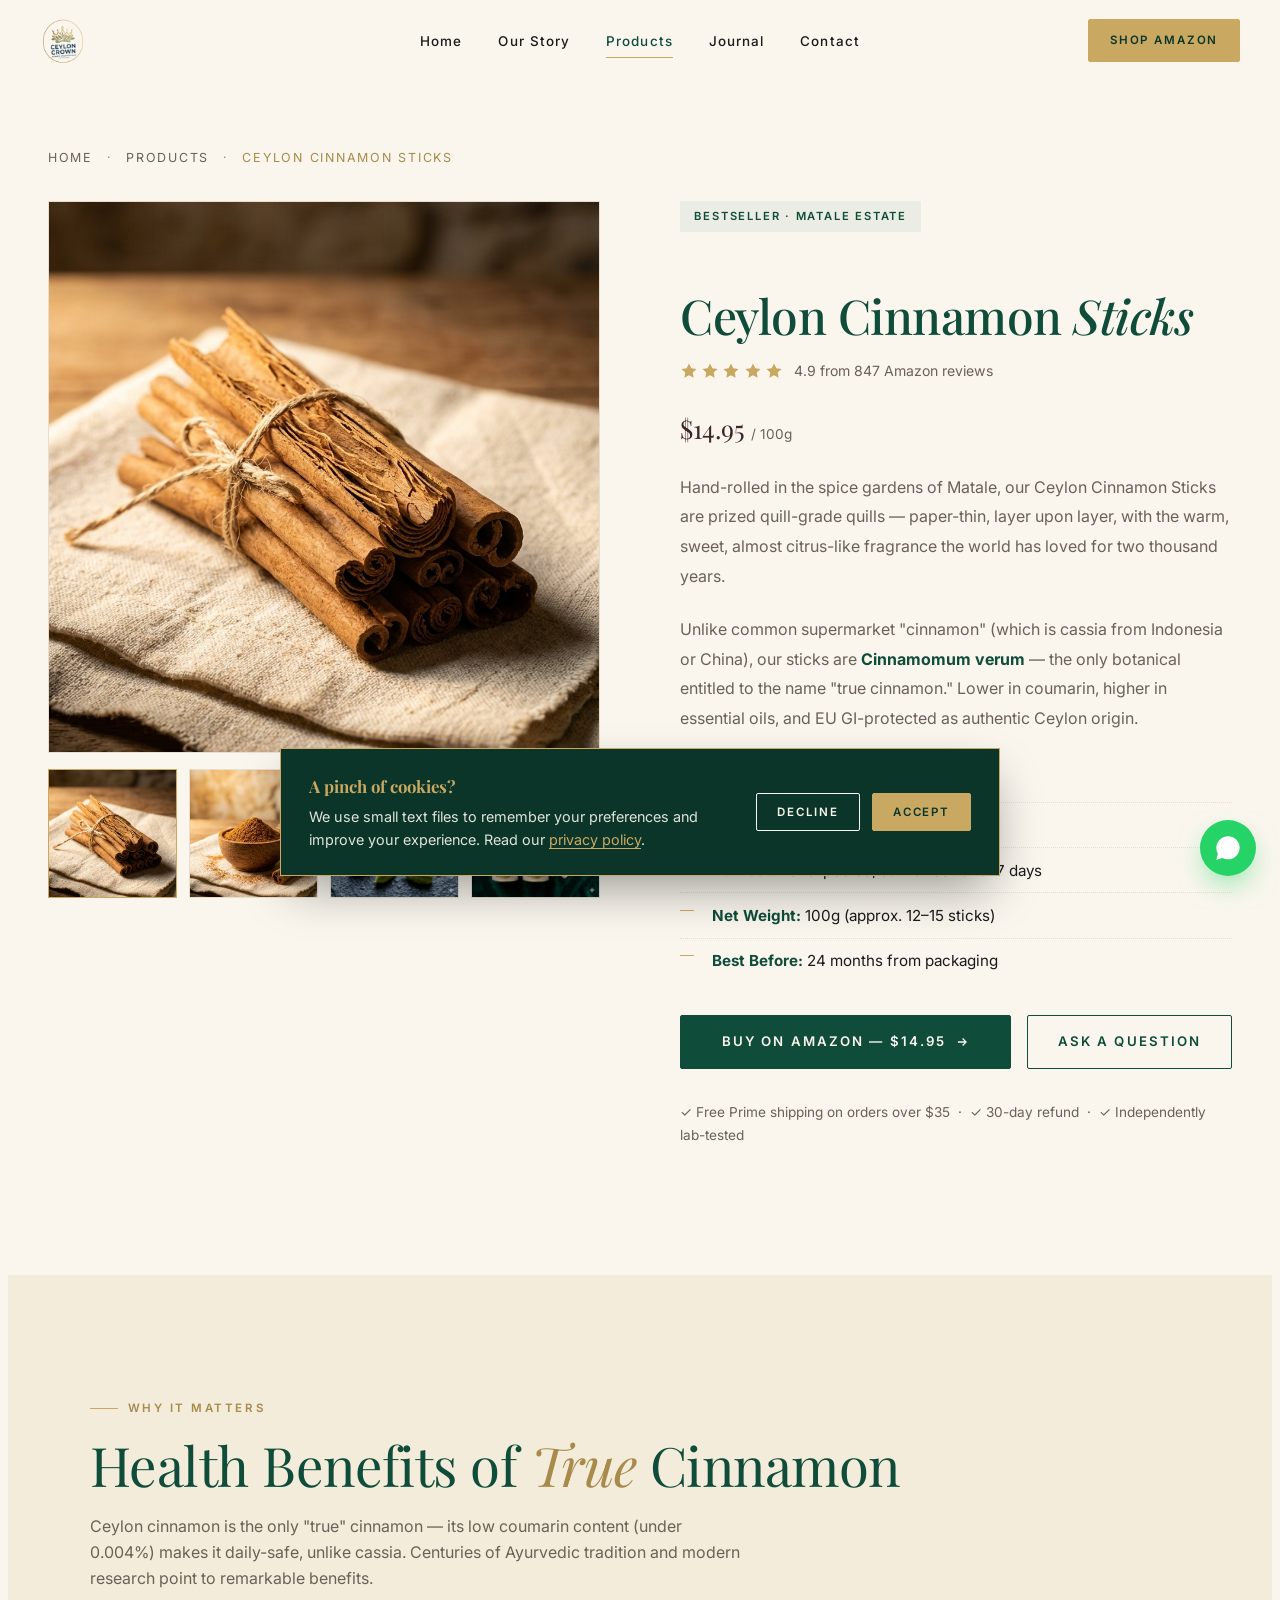
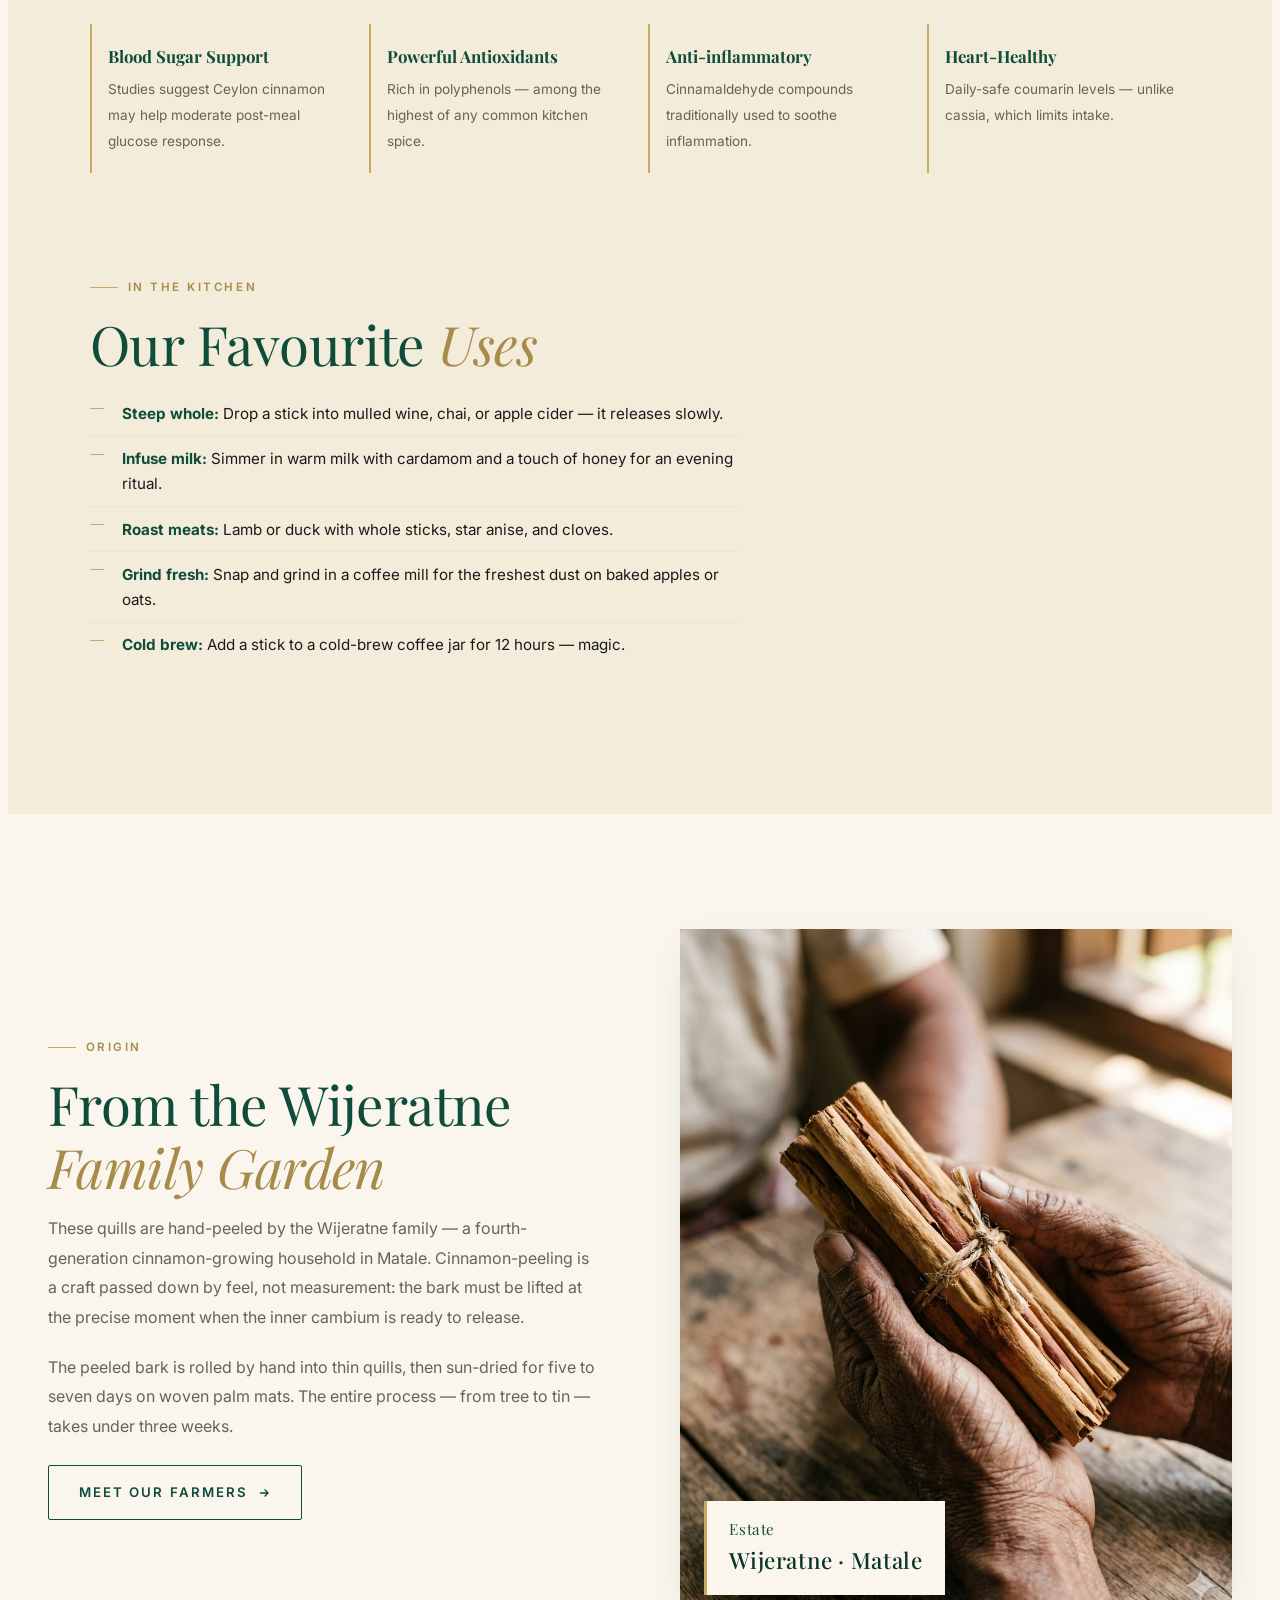
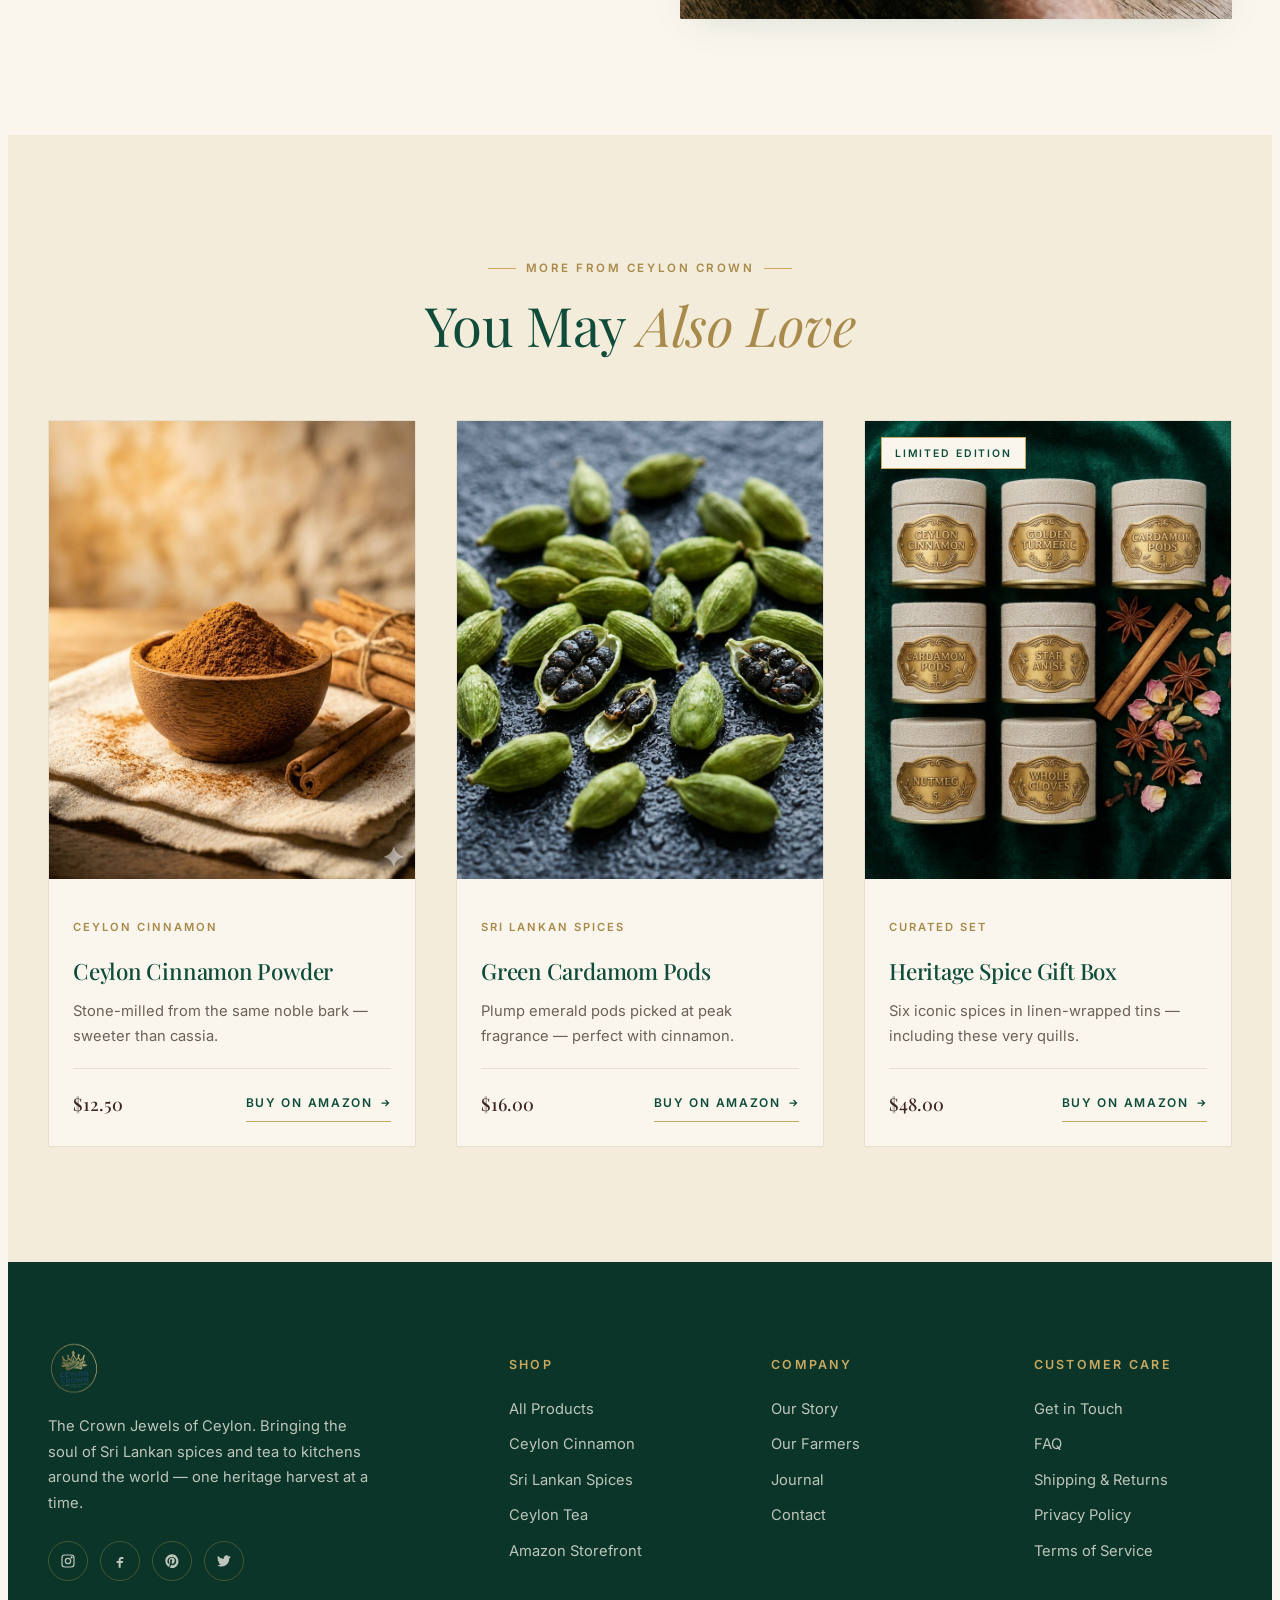
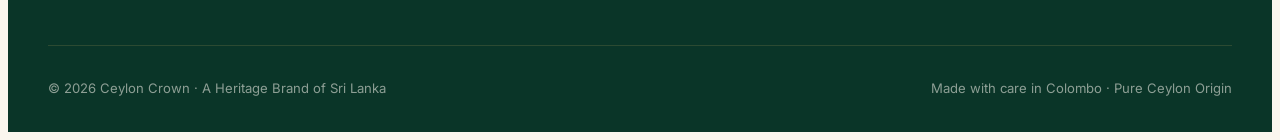
<file: product-detail.html>
<!DOCTYPE html>
<html lang="en">
<head>
  <meta charset="UTF-8" />
  <meta name="viewport" content="width=device-width, initial-scale=1.0" />
  <title>Ceylon Cinnamon Sticks — Ceylon Crown</title>
  <meta name="description" content="Hand-rolled Ceylon Cinnamon Sticks from Matale. The world's only true cinnamon — sweet, fragrant, and lower in coumarin than cassia." />

  <link rel="preconnect" href="https://fonts.googleapis.com" />
  <link rel="preconnect" href="https://fonts.gstatic.com" crossorigin />
  <link href="https://fonts.googleapis.com/css2?family=Playfair+Display:ital,wght@0,400;0,500;0,600;1,400;1,500&family=Inter:wght@400;500;600;700&display=swap" rel="stylesheet" />
  <link rel="stylesheet" href="css/styles.css" />
  <link rel="icon" type="image/svg+xml" href="data:image/svg+xml,%3Csvg xmlns='http://www.w3.org/2000/svg' viewBox='0 0 64 64'%3E%3Crect width='64' height='64' fill='%230F4C3A'/%3E%3Cpath d='M16 40 L20 22 L28 32 L32 18 L36 32 L44 22 L48 40 Z M14 44 H50 V48 H14 Z' fill='%23C9A961'/%3E%3C/svg%3E" />

  <!-- Product structured data -->
  <script type="application/ld+json">
  {
    "@context": "https://schema.org",
    "@type": "Product",
    "name": "Ceylon Cinnamon Sticks",
    "description": "Hand-rolled paper-thin Ceylon cinnamon quills, sun-dried in Matale, Sri Lanka.",
    "brand": { "@type": "Brand", "name": "Ceylon Crown" },
    "offers": {
      "@type": "Offer",
      "price": "14.95",
      "priceCurrency": "USD",
      "availability": "https://schema.org/InStock"
    },
    "aggregateRating": {
      "@type": "AggregateRating",
      "ratingValue": "4.9",
      "reviewCount": "847"
    }
  }
  </script>
</head>
<body>

  <nav class="nav">
    <div class="container-cc nav-inner">
      <a href="index.html" class="nav-logo">
        <img src="assets/logo.png" alt="Ceylon Crown" />
      </a>
      <div class="nav-menu">
        <a href="index.html">Home</a>
        <a href="about.html">Our Story</a>
        <a href="products.html" class="active">Products</a>
        <a href="journal.html">Journal</a>
        <a href="contact.html">Contact</a>
      </div>
      <div class="nav-cta">
        <a class="btn btn-gold" data-amazon>Shop Amazon</a>
        <button class="nav-toggle" aria-label="Open menu"><span></span><span></span><span></span></button>
      </div>
    </div>
  </nav>

  <div class="mobile-menu">
    <a href="index.html">Home</a>
    <a href="about.html">Our Story</a>
    <a href="products.html">Products</a>
    <a href="journal.html">Journal</a>
    <a href="contact.html">Contact</a>
    <a class="btn btn-gold" data-amazon>Shop on Amazon</a>
  </div>

  <!-- Detail layout -->
  <section class="section" style="padding-top: 8rem;">
    <div class="container-cc">
      <p class="breadcrumb" style="color: var(--gold-dark); margin-bottom: 2rem;">
        <a href="index.html" style="color: var(--muted);">Home</a>
        <span style="margin-inline: 0.5rem;">·</span>
        <a href="products.html" style="color: var(--muted);">Products</a>
        <span style="margin-inline: 0.5rem;">·</span>
        <span>Ceylon Cinnamon Sticks</span>
      </p>

      <div class="detail-grid">

        <!-- Gallery -->
        <div class="reveal">
          <div class="gallery-main">
            <img src="assets/product_cinnamon_sticks_v2.png" alt="Ceylon Cinnamon Sticks" class="real-img" id="gallery-main-img" />
          </div>
          <div class="gallery-thumbs">
            <button class="active" data-img="assets/product_cinnamon_sticks_v2.png" aria-label="View 1"><img src="assets/product_cinnamon_sticks_v2.png" alt="" class="real-img" /></button>
            <button data-img="assets/product_cinnamon_powder_v2.png" aria-label="View 2"><img src="assets/product_cinnamon_powder_v2.png" alt="" class="real-img" /></button>
            <button data-img="assets/product_cardamom_pods.png" aria-label="View 3"><img src="assets/product_cardamom_pods.png" alt="" class="real-img" /></button>
            <button data-img="assets/product_gift_box.png" aria-label="View 4"><img src="assets/product_gift_box.png" alt="" class="real-img" /></button>
          </div>
        </div>

        <!-- Content -->
        <div class="detail-content reveal delay-1">
          <span class="detail-tag">Bestseller · Matale Estate</span>
          <h1>Ceylon Cinnamon <em>Sticks</em></h1>

          <div class="detail-rating">
            <span class="detail-stars" aria-label="4.9 out of 5">
              <svg width="18" height="18" viewBox="0 0 24 24" fill="currentColor"><path d="M12 2l3.09 6.26L22 9.27l-5 4.87 1.18 6.88L12 17.77l-6.18 3.25L7 14.14 2 9.27l6.91-1.01L12 2z"/></svg>
              <svg width="18" height="18" viewBox="0 0 24 24" fill="currentColor"><path d="M12 2l3.09 6.26L22 9.27l-5 4.87 1.18 6.88L12 17.77l-6.18 3.25L7 14.14 2 9.27l6.91-1.01L12 2z"/></svg>
              <svg width="18" height="18" viewBox="0 0 24 24" fill="currentColor"><path d="M12 2l3.09 6.26L22 9.27l-5 4.87 1.18 6.88L12 17.77l-6.18 3.25L7 14.14 2 9.27l6.91-1.01L12 2z"/></svg>
              <svg width="18" height="18" viewBox="0 0 24 24" fill="currentColor"><path d="M12 2l3.09 6.26L22 9.27l-5 4.87 1.18 6.88L12 17.77l-6.18 3.25L7 14.14 2 9.27l6.91-1.01L12 2z"/></svg>
              <svg width="18" height="18" viewBox="0 0 24 24" fill="currentColor"><path d="M12 2l3.09 6.26L22 9.27l-5 4.87 1.18 6.88L12 17.77l-6.18 3.25L7 14.14 2 9.27l6.91-1.01L12 2z"/></svg>
            </span>
            4.9 from 847 Amazon reviews
          </div>

          <p class="detail-price">$14.95 <span style="font-size: 0.85rem; color: var(--muted); font-family: var(--sans);">/ 100g</span></p>

          <p class="detail-desc">
            Hand-rolled in the spice gardens of Matale, our Ceylon Cinnamon Sticks are prized
            quill-grade quills — paper-thin, layer upon layer, with the warm, sweet, almost
            citrus-like fragrance the world has loved for two thousand years.
          </p>

          <p class="detail-desc">
            Unlike common supermarket "cinnamon" (which is cassia from Indonesia or China), our
            sticks are <strong style="color: var(--emerald);">Cinnamomum verum</strong> —
            the only botanical entitled to the name "true cinnamon." Lower in coumarin,
            higher in essential oils, and EU GI-protected as authentic Ceylon origin.
          </p>

          <ul class="detail-list">
            <li><strong>Origin:</strong> Matale District, Sri Lanka</li>
            <li><strong>Grade:</strong> Hand-rolled Quill (Alba grade)</li>
            <li><strong>Harvest:</strong> Hand-peeled, sun-dried for 5–7 days</li>
            <li><strong>Net Weight:</strong> 100g (approx. 12–15 sticks)</li>
            <li><strong>Best Before:</strong> 24 months from packaging</li>
          </ul>

          <div class="detail-cta">
            <a class="btn btn-primary" data-amazon style="flex: 1; min-width: 200px;">
              Buy on Amazon — $14.95
              <svg width="14" height="14" viewBox="0 0 24 24" fill="none" stroke="currentColor" stroke-width="2.2"><path d="M5 12h14M13 6l6 6-6 6"/></svg>
            </a>
            <a class="btn btn-outline" href="contact.html">Ask a Question</a>
          </div>

          <p style="font-size: 0.85rem; color: var(--muted); margin-top: 0.5rem;">
            ✓ Free Prime shipping on orders over $35 &nbsp;·&nbsp; ✓ 30-day refund &nbsp;·&nbsp; ✓ Independently lab-tested
          </p>
        </div>
      </div>
    </div>
  </section>

  <!-- BENEFITS / USES -->
  <section class="section bg-cream-warm">
    <div class="container-cc">
      <div style="display: grid; gap: 4rem; grid-template-columns: 1fr; max-width: 1100px; margin-inline: auto;">

        <div class="reveal">
          <span class="eyebrow">Why It Matters</span>
          <h2 class="section-title" style="margin-top: 1rem;">Health Benefits of <em>True</em> Cinnamon</h2>
          <p style="color: var(--muted); margin-bottom: 2rem; max-width: 65ch;">
            Ceylon cinnamon is the only "true" cinnamon — its low coumarin content
            (under 0.004%) makes it daily-safe, unlike cassia. Centuries of Ayurvedic
            tradition and modern research point to remarkable benefits.
          </p>

          <div class="benefits-grid" style="grid-template-columns: repeat(auto-fit, minmax(220px, 1fr));">
            <div class="benefit-card">
              <strong>Blood Sugar Support</strong>
              <span>Studies suggest Ceylon cinnamon may help moderate post-meal glucose response.</span>
            </div>
            <div class="benefit-card">
              <strong>Powerful Antioxidants</strong>
              <span>Rich in polyphenols — among the highest of any common kitchen spice.</span>
            </div>
            <div class="benefit-card">
              <strong>Anti-inflammatory</strong>
              <span>Cinnamaldehyde compounds traditionally used to soothe inflammation.</span>
            </div>
            <div class="benefit-card">
              <strong>Heart-Healthy</strong>
              <span>Daily-safe coumarin levels — unlike cassia, which limits intake.</span>
            </div>
          </div>
        </div>

        <div class="reveal delay-1">
          <span class="eyebrow">In the Kitchen</span>
          <h2 class="section-title" style="margin-top: 1rem;">Our Favourite <em>Uses</em></h2>
          <ul class="detail-list" style="max-width: 65ch;">
            <li><strong>Steep whole:</strong> Drop a stick into mulled wine, chai, or apple cider — it releases slowly.</li>
            <li><strong>Infuse milk:</strong> Simmer in warm milk with cardamom and a touch of honey for an evening ritual.</li>
            <li><strong>Roast meats:</strong> Lamb or duck with whole sticks, star anise, and cloves.</li>
            <li><strong>Grind fresh:</strong> Snap and grind in a coffee mill for the freshest dust on baked apples or oats.</li>
            <li><strong>Cold brew:</strong> Add a stick to a cold-brew coffee jar for 12 hours — magic.</li>
          </ul>
        </div>
      </div>
    </div>
  </section>

  <!-- ORIGIN STORY -->
  <section class="section">
    <div class="container-cc">
      <div class="split">
        <div class="reveal">
          <span class="eyebrow">Origin</span>
          <h2 class="section-title" style="margin-top: 1rem;">From the Wijeratne <em>Family Garden</em></h2>
          <p style="color: var(--muted); line-height: 1.85; margin-bottom: 1.25rem;">
            These quills are hand-peeled by the Wijeratne family — a fourth-generation
            cinnamon-growing household in Matale. Cinnamon-peeling is a craft passed
            down by feel, not measurement: the bark must be lifted at the precise
            moment when the inner cambium is ready to release.
          </p>
          <p style="color: var(--muted); line-height: 1.85; margin-bottom: 1.5rem;">
            The peeled bark is rolled by hand into thin quills, then sun-dried for
            five to seven days on woven palm mats. The entire process — from tree
            to tin — takes under three weeks.
          </p>
          <a href="about.html#farmers" class="btn btn-outline">
            Meet Our Farmers
            <svg class="arrow" width="14" height="14" viewBox="0 0 24 24" fill="none" stroke="currentColor" stroke-width="2.2"><path d="M5 12h14M13 6l6 6-6 6"/></svg>
          </a>
        </div>
        <div class="story-image reveal delay-1">
          <img src="assets/about_section.png" alt="Wijeratne family cinnamon farm in Matale" class="real-img" />
          <div class="badge">
            <span>Estate</span>
            <strong>Wijeratne · Matale</strong>
          </div>
        </div>
      </div>
    </div>
  </section>

  <!-- RELATED -->
  <section class="section bg-cream-warm">
    <div class="container-cc">
      <div class="center reveal">
        <span class="eyebrow center">More from Ceylon Crown</span>
        <h2 class="section-title" style="margin-top: 1rem;">You May <em>Also Love</em></h2>
      </div>

      <div class="products-grid">
        <article class="product-card reveal">
          <div class="product-image"><img src="assets/product_cinnamon_powder_v2.png" alt="Ceylon Cinnamon Powder" class="real-img" /></div>
          <div class="product-body">
            <p class="product-cat">Ceylon Cinnamon</p>
            <h3 class="product-title">Ceylon Cinnamon Powder</h3>
            <p class="product-desc">Stone-milled from the same noble bark — sweeter than cassia.</p>
            <div class="product-foot">
              <span class="product-price">$12.50</span>
              <a class="product-amazon-btn" data-amazon>Buy on Amazon <svg width="12" height="12" viewBox="0 0 24 24" fill="none" stroke="currentColor" stroke-width="2.5"><path d="M5 12h14M13 6l6 6-6 6"/></svg></a>
            </div>
          </div>
        </article>

        <article class="product-card reveal delay-1">
          <div class="product-image"><img src="assets/product_cardamom_pods.png" alt="Green Cardamom Pods" class="real-img" /></div>
          <div class="product-body">
            <p class="product-cat">Sri Lankan Spices</p>
            <h3 class="product-title">Green Cardamom Pods</h3>
            <p class="product-desc">Plump emerald pods picked at peak fragrance — perfect with cinnamon.</p>
            <div class="product-foot">
              <span class="product-price">$16.00</span>
              <a class="product-amazon-btn" data-amazon>Buy on Amazon <svg width="12" height="12" viewBox="0 0 24 24" fill="none" stroke="currentColor" stroke-width="2.5"><path d="M5 12h14M13 6l6 6-6 6"/></svg></a>
            </div>
          </div>
        </article>

        <article class="product-card reveal delay-2">
          <div class="product-image">
            <span class="product-tag">Limited Edition</span>
            <img src="assets/product_gift_box.png" alt="Heritage Spice Gift Box" class="real-img" />
          </div>
          <div class="product-body">
            <p class="product-cat">Curated Set</p>
            <h3 class="product-title">Heritage Spice Gift Box</h3>
            <p class="product-desc">Six iconic spices in linen-wrapped tins — including these very quills.</p>
            <div class="product-foot">
              <span class="product-price">$48.00</span>
              <a class="product-amazon-btn" data-amazon>Buy on Amazon <svg width="12" height="12" viewBox="0 0 24 24" fill="none" stroke="currentColor" stroke-width="2.5"><path d="M5 12h14M13 6l6 6-6 6"/></svg></a>
            </div>
          </div>
        </article>
      </div>
    </div>
  </section>

  <!-- FOOTER -->
  <footer class="footer">
    <div class="container-cc">
      <div class="footer-grid">
        <div class="footer-about">
          <div class="footer-logo">
            <img src="assets/logo.png" alt="Ceylon Crown" />
          </div>
          <p>The Crown Jewels of Ceylon. Bringing the soul of Sri Lankan spices and tea to kitchens around the world — one heritage harvest at a time.</p>
          <div class="footer-social">
            <a href="#" aria-label="Instagram"><svg viewBox="0 0 24 24" fill="none" stroke="currentColor" stroke-width="1.8"><rect x="3" y="3" width="18" height="18" rx="4"/><circle cx="12" cy="12" r="4"/><circle cx="17.5" cy="6.5" r="0.8" fill="currentColor"/></svg></a>
            <a href="#" aria-label="Facebook"><svg viewBox="0 0 24 24" fill="currentColor"><path d="M14 9h3V6h-3c-2.2 0-4 1.8-4 4v2H7v3h3v7h3v-7h3l1-3h-4v-2c0-.6.4-1 1-1z"/></svg></a>
            <a href="#" aria-label="Pinterest"><svg viewBox="0 0 24 24" fill="currentColor"><path d="M12 2C6.5 2 2 6.5 2 12c0 4.2 2.6 7.8 6.3 9.3-.1-.8-.2-2 0-2.9.2-.8 1.2-5.1 1.2-5.1s-.3-.6-.3-1.5c0-1.4.8-2.4 1.8-2.4.9 0 1.3.6 1.3 1.4 0 .9-.6 2.2-.9 3.4-.2 1 .5 1.9 1.5 1.9 1.8 0 3.2-1.9 3.2-4.7 0-2.4-1.7-4.1-4.2-4.1-2.9 0-4.6 2.2-4.6 4.4 0 .9.3 1.8.7 2.4l.1.4c-.1.5-.4 1.4-.4 1.6-.1.3-.2.3-.5.2-1.3-.6-2.1-2.5-2.1-4 0-3.3 2.4-6.3 6.9-6.3 3.6 0 6.4 2.6 6.4 6 0 3.6-2.3 6.5-5.4 6.5-1.1 0-2.1-.6-2.4-1.2 0 0-.5 1.9-.6 2.4-.2.8-.8 1.9-1.2 2.5.9.3 1.9.4 2.9.4 5.5 0 10-4.5 10-10S17.5 2 12 2z"/></svg></a>
            <a href="#" aria-label="Twitter"><svg viewBox="0 0 24 24" fill="currentColor"><path d="M22 5.8c-.7.3-1.5.5-2.4.6.9-.5 1.5-1.3 1.8-2.3-.8.5-1.7.8-2.6 1A4.1 4.1 0 0011.7 9 11.6 11.6 0 013 4.5a4.1 4.1 0 001.3 5.5c-.7 0-1.3-.2-1.9-.5v.1c0 2 1.4 3.6 3.3 4-.4.1-.8.2-1.2.2-.3 0-.6 0-.8-.1.6 1.7 2.1 2.9 3.9 2.9-1.4 1.1-3.2 1.7-5.2 1.7H2c1.8 1.2 4 1.9 6.3 1.9 7.5 0 11.6-6.2 11.6-11.6v-.5c.8-.6 1.5-1.3 2.1-2.1z"/></svg></a>
          </div>
        </div>
        <div>
          <h4>Shop</h4>
          <ul>
            <li><a href="products.html">All Products</a></li>
            <li><a href="products.html#cinnamon">Ceylon Cinnamon</a></li>
            <li><a href="products.html#spices">Sri Lankan Spices</a></li>
            <li><a href="products.html#tea">Ceylon Tea</a></li>
            <li><a data-amazon>Amazon Storefront</a></li>
          </ul>
        </div>
        <div>
          <h4>Company</h4>
          <ul>
            <li><a href="about.html">Our Story</a></li>
            <li><a href="about.html#farmers">Our Farmers</a></li>
            <li><a href="journal.html">Journal</a></li>
            <li><a href="contact.html">Contact</a></li>
          </ul>
        </div>
        <div>
          <h4>Customer Care</h4>
          <ul>
            <li><a href="contact.html">Get in Touch</a></li>
            <li><a href="contact.html#faq">FAQ</a></li>
            <li><a href="#">Shipping &amp; Returns</a></li>
            <li><a href="#">Privacy Policy</a></li>
            <li><a href="#">Terms of Service</a></li>
          </ul>
        </div>
      </div>
      <div class="footer-bottom">
        <span>&copy; <span data-year>2026</span> Ceylon Crown · A Heritage Brand of Sri Lanka</span>
        <span>Made with care in Colombo · Pure Ceylon Origin</span>
      </div>
    </div>
  </footer>

  <div class="cookie-banner" id="cookie-banner" role="dialog" aria-label="Cookie consent">
    <p><strong>A pinch of cookies?</strong> We use small text files to remember your preferences and improve your experience. Read our <a href="#" style="color: var(--gold); border-bottom: 1px solid;">privacy policy</a>.</p>
    <div class="cookie-buttons">
      <button class="btn btn-outline-light" data-cookie-action="declined">Decline</button>
      <button class="btn btn-gold" data-cookie-action="accepted">Accept</button>
    </div>
  </div>

  <a class="whatsapp-float" href="#" target="_blank" rel="noopener noreferrer" aria-label="Chat on WhatsApp">
    <svg viewBox="0 0 24 24" fill="currentColor"><path d="M17.5 14.4c-.3-.1-1.7-.8-2-1-.3-.1-.5-.1-.7.1-.2.3-.8 1-1 1.2-.2.2-.4.2-.6.1-.7-.4-1.5-.8-2.2-1.5-.5-.5-1-1.1-1.4-1.8-.1-.2 0-.4.1-.5.1-.1.3-.3.4-.5.1-.2.2-.3.3-.5.1-.2 0-.4 0-.5-.1-.1-.7-1.6-.9-2.2-.2-.6-.4-.5-.6-.5h-.5c-.2 0-.5.1-.7.4-.3.3-1 1-1 2.4 0 1.4 1 2.8 1.2 3 .1.2 2 3.2 4.9 4.4 2.5 1.1 3 .9 3.5.9.5 0 1.7-.7 1.9-1.4.2-.7.2-1.3.2-1.4-.1-.1-.3-.2-.5-.3zM12 2C6.5 2 2 6.5 2 12c0 1.8.5 3.5 1.3 4.9L2 22l5.3-1.4c1.4.7 3 1.1 4.7 1.1 5.5 0 10-4.5 10-10S17.5 2 12 2z"/></svg>
  </a>

  <script src="js/main.js"></script>
</body>
</html>
</file>
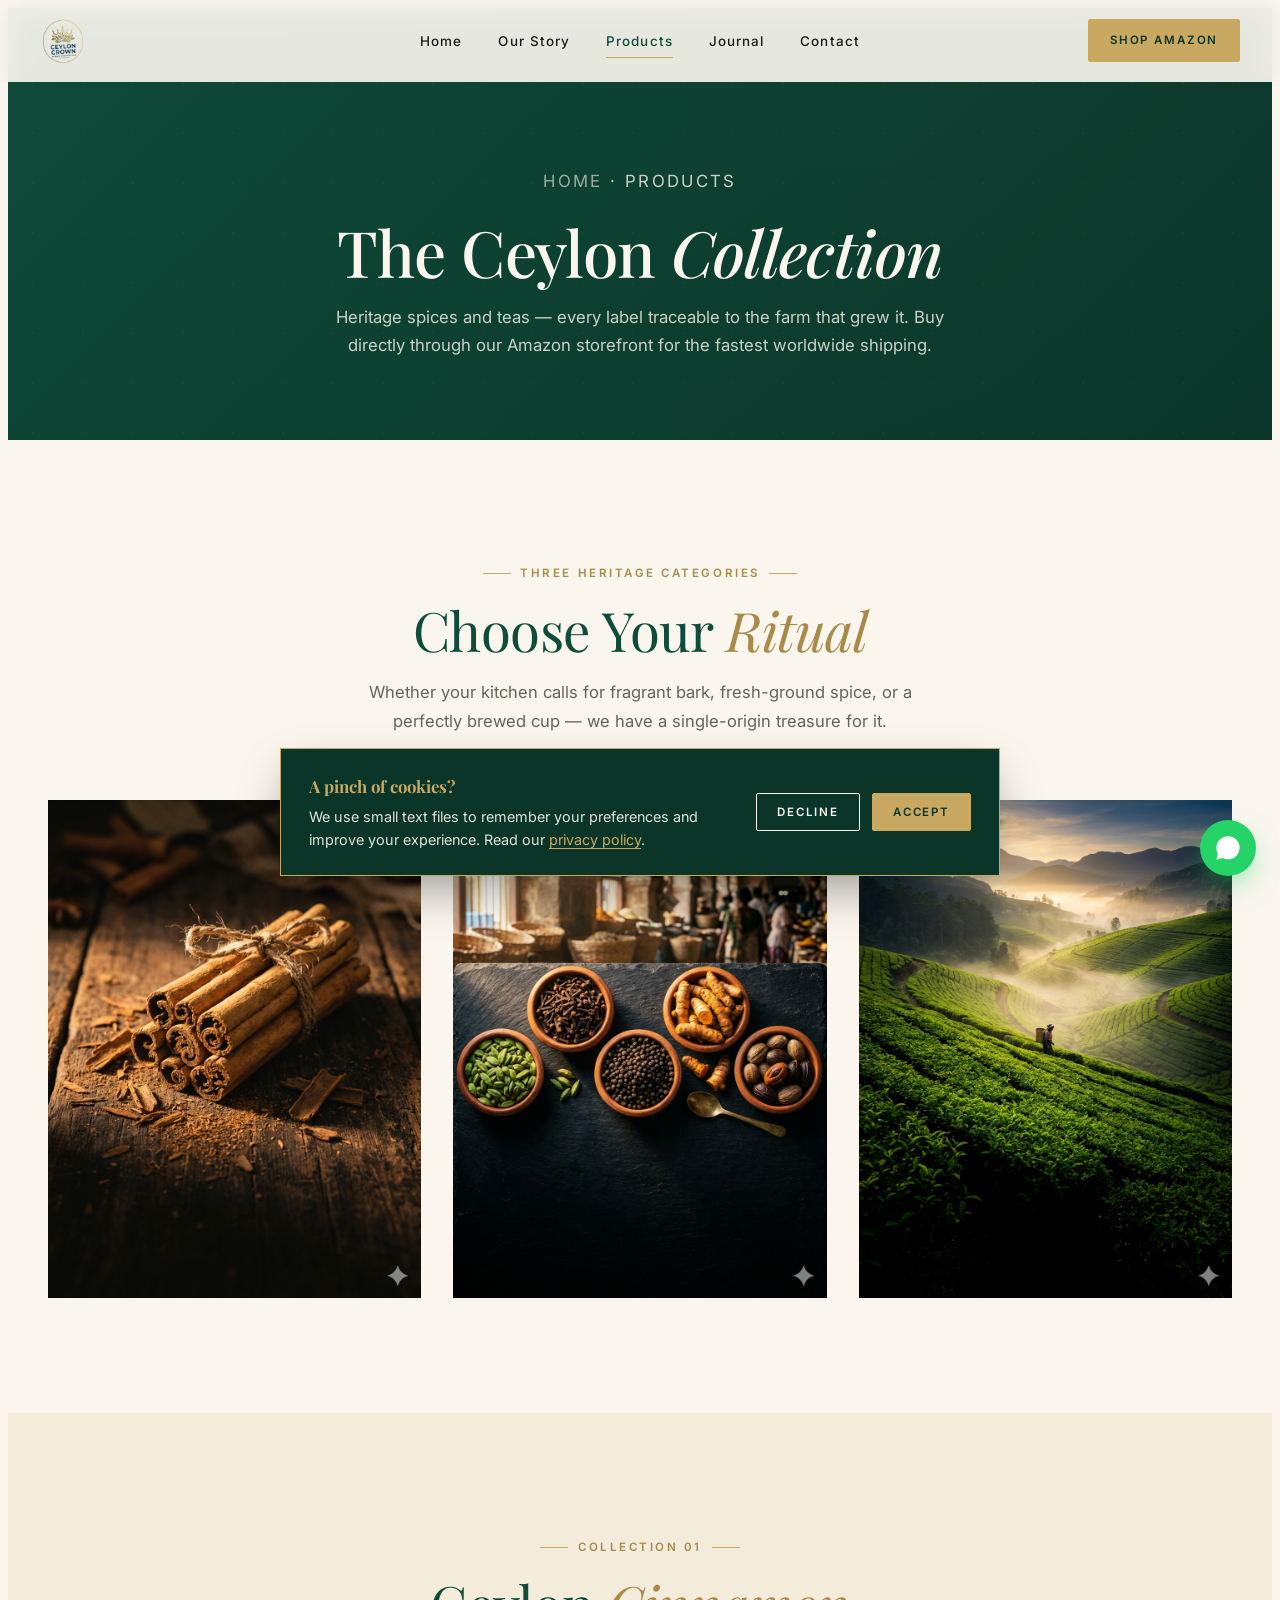
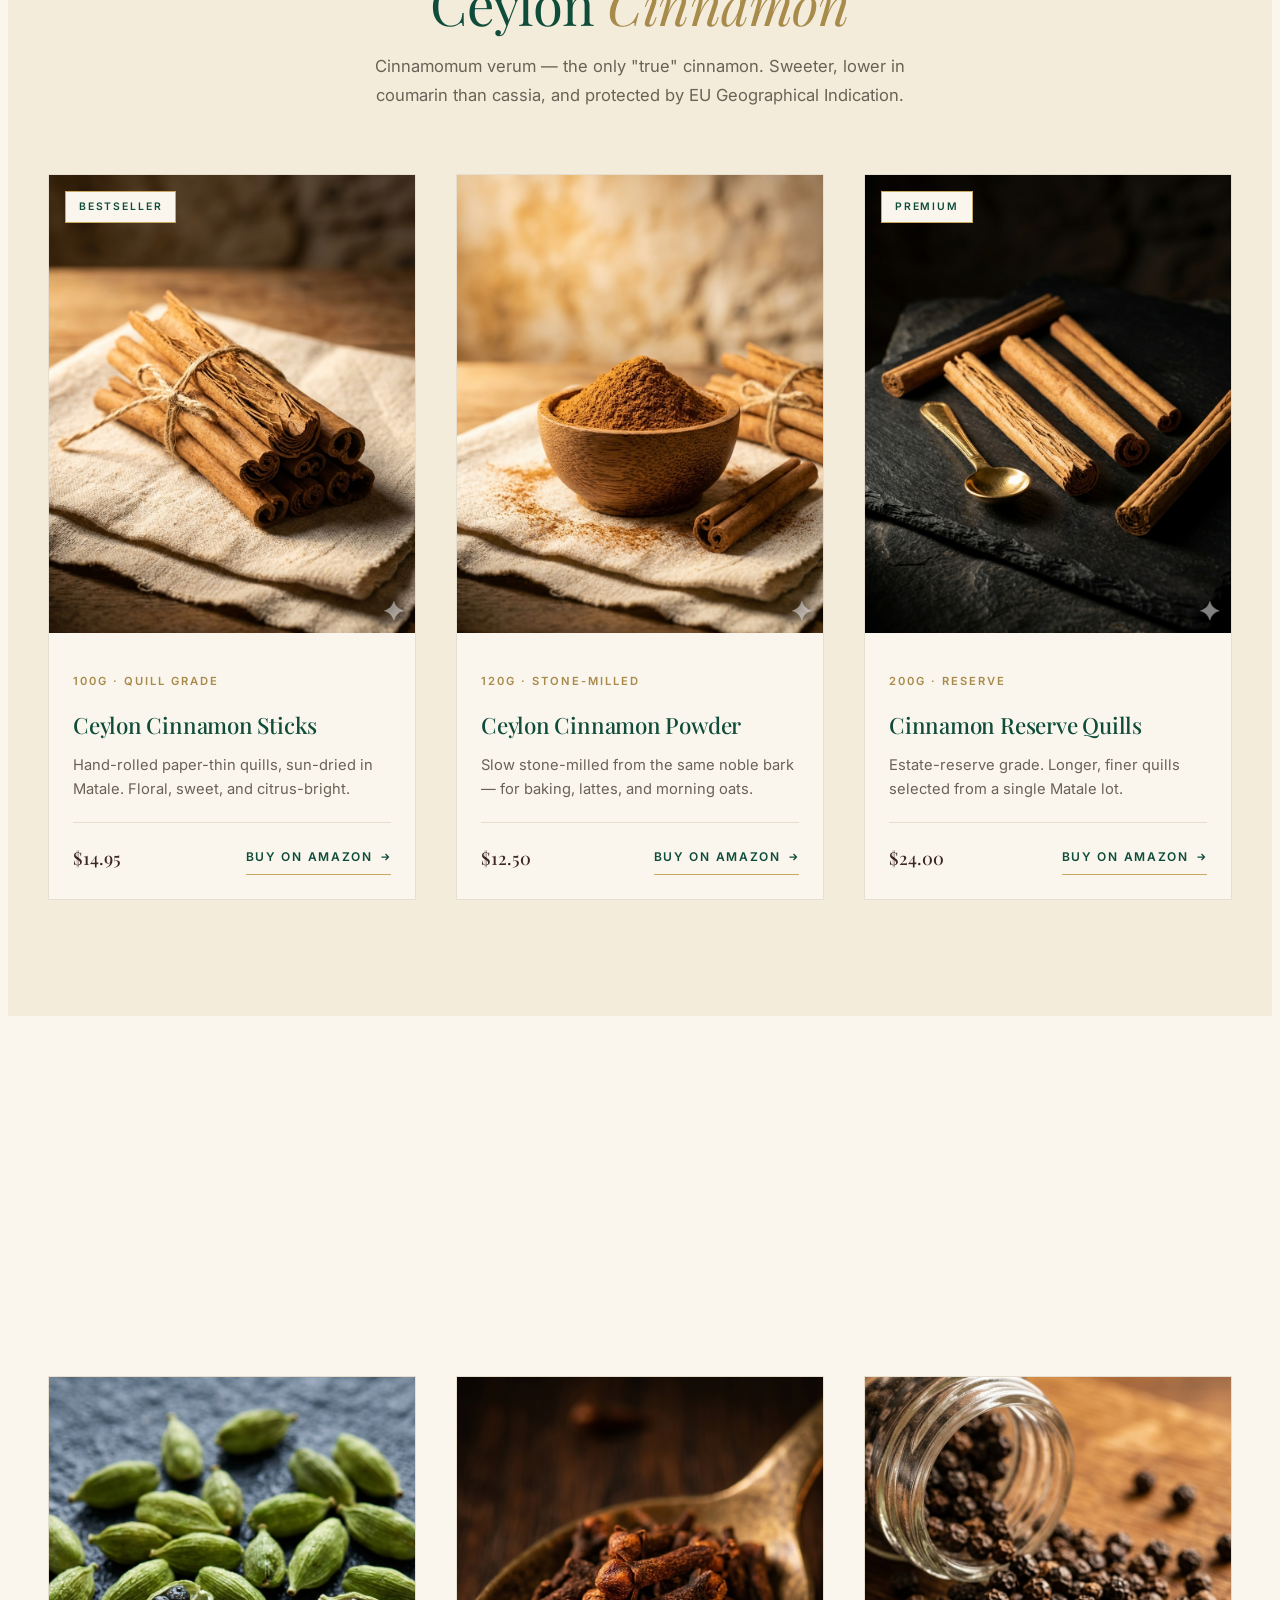
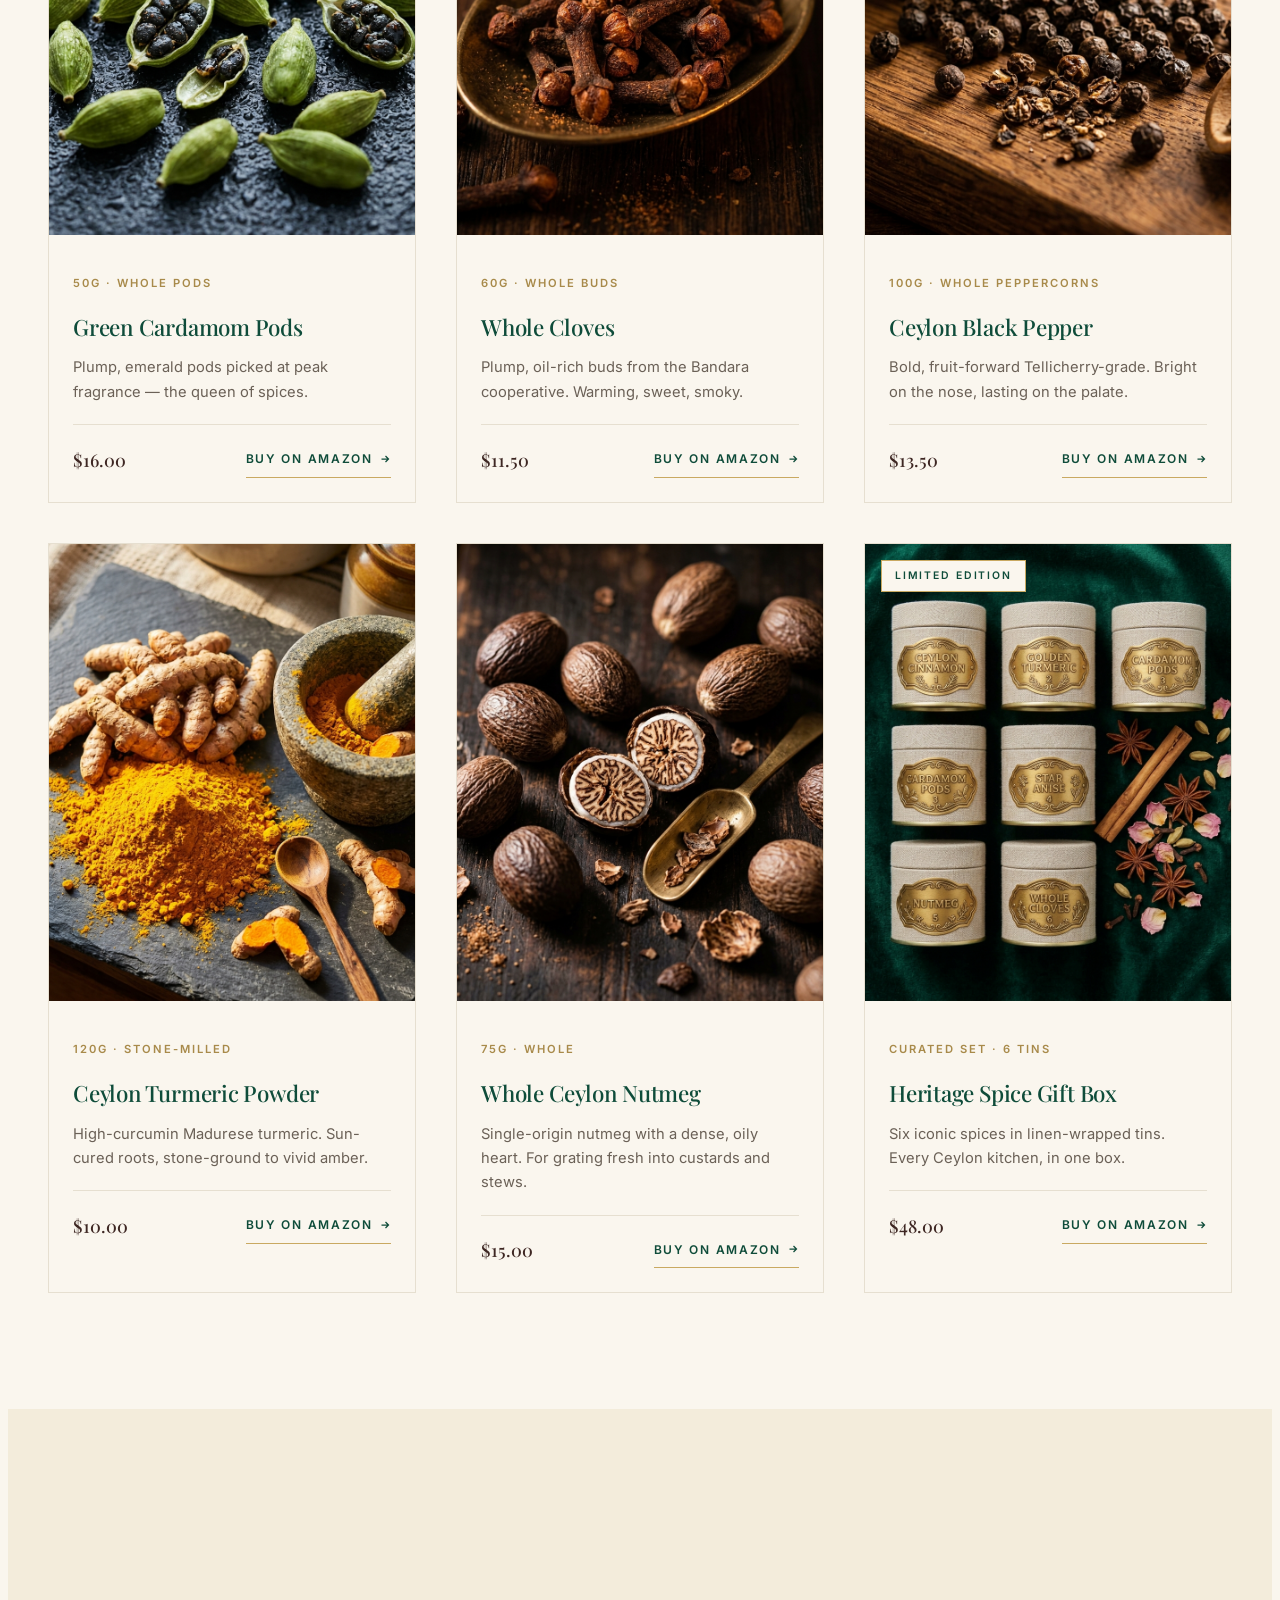
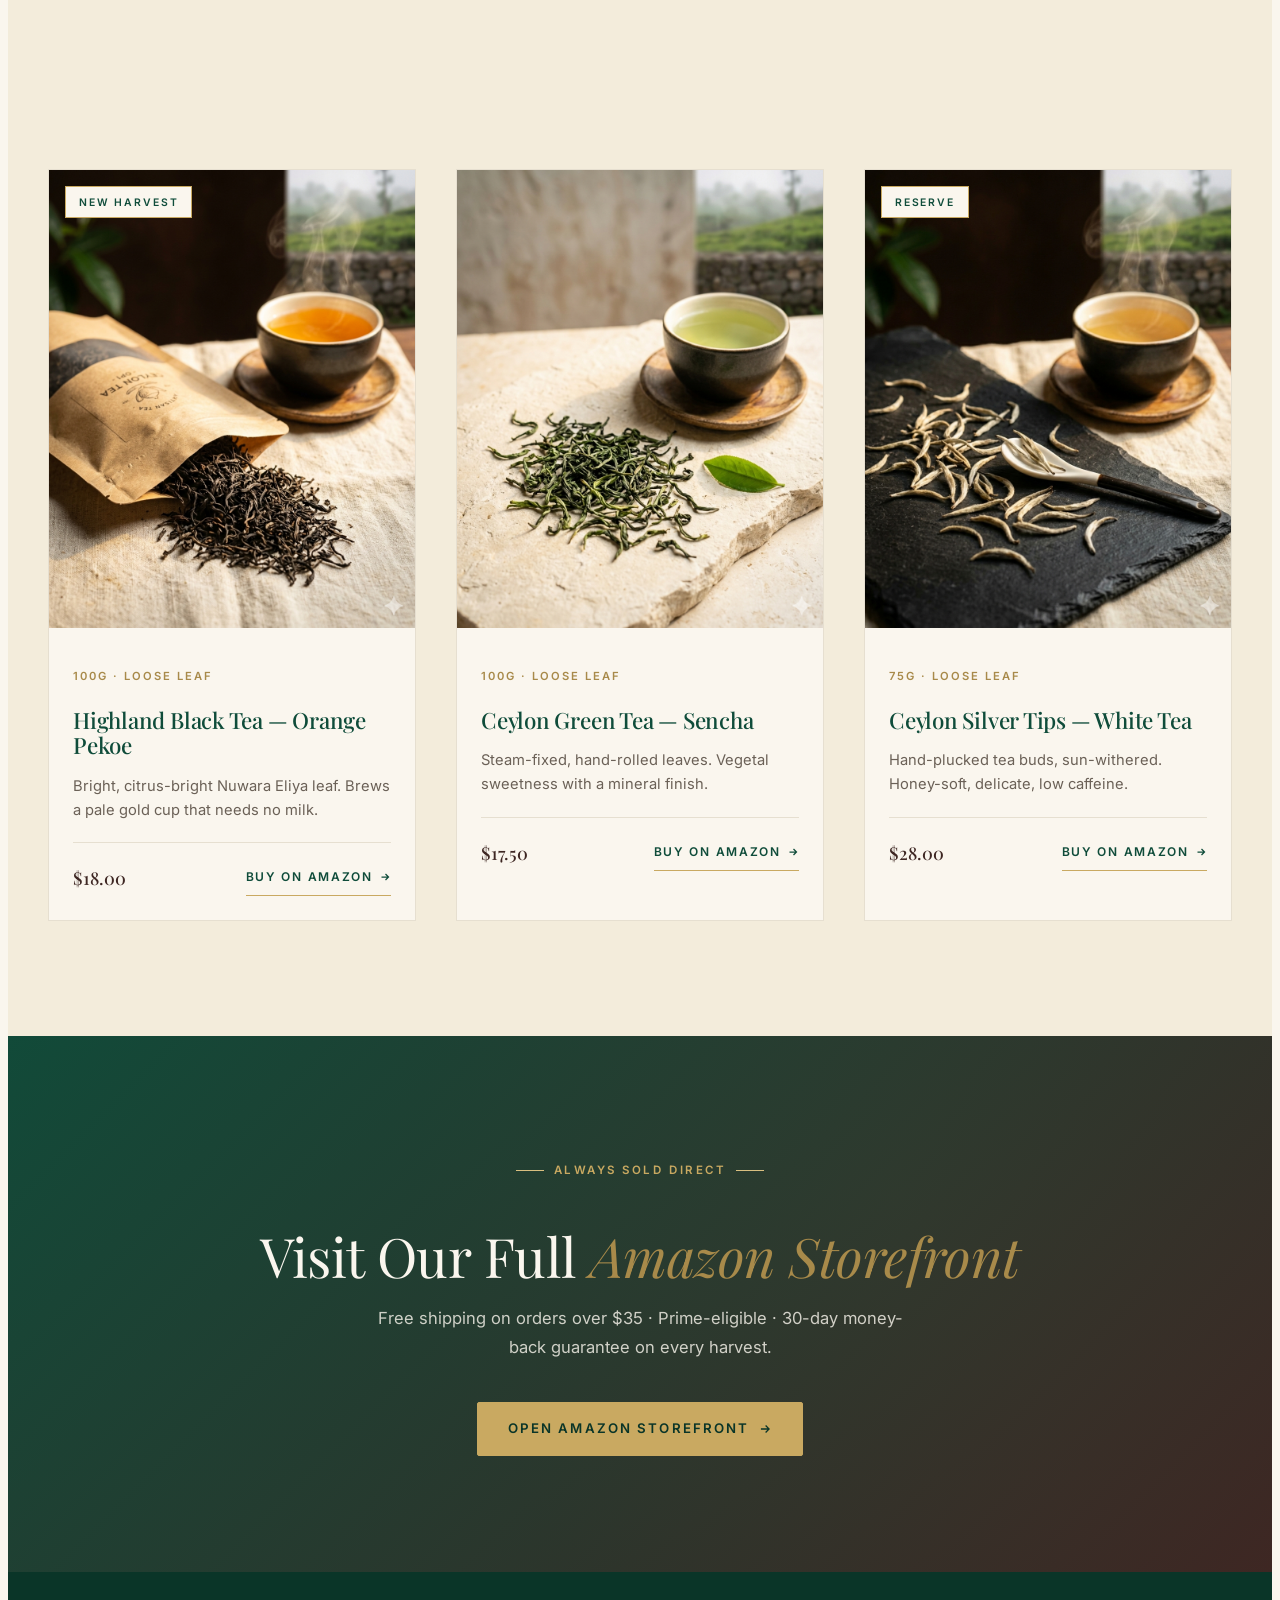
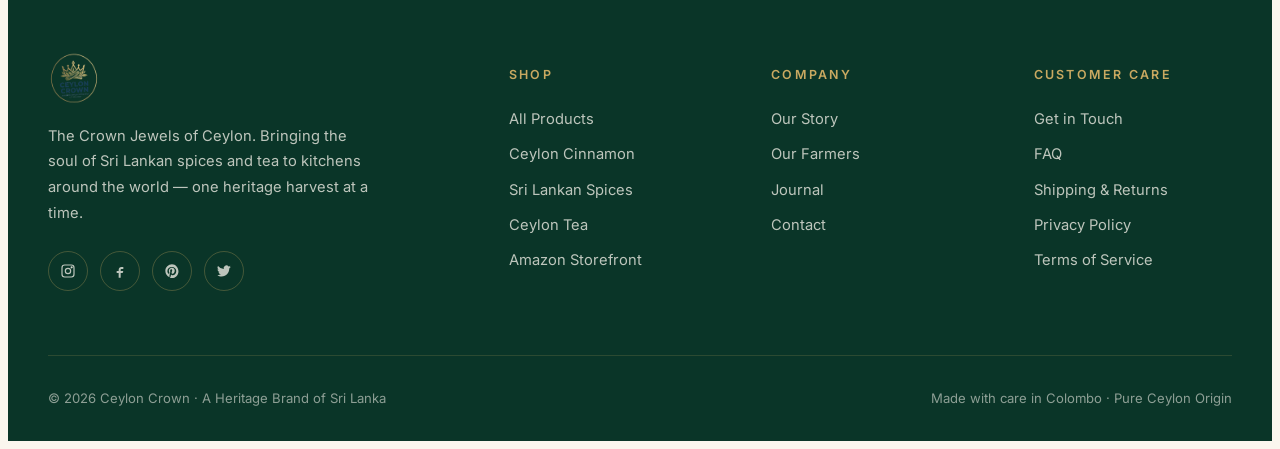
<file: products.html>
<!DOCTYPE html>
<html lang="en">
<head>
  <meta charset="UTF-8" />
  <meta name="viewport" content="width=device-width, initial-scale=1.0" />
  <title>Products — Ceylon Crown · Cinnamon, Spices &amp; Tea</title>
  <meta name="description" content="Browse our full collection of pure Ceylon Cinnamon, single-origin Sri Lankan spices, and highland Ceylon tea. Direct-to-Amazon storefront." />
  <meta property="og:title" content="Products — Ceylon Crown" />

  <link rel="preconnect" href="https://fonts.googleapis.com" />
  <link rel="preconnect" href="https://fonts.gstatic.com" crossorigin />
  <link href="https://fonts.googleapis.com/css2?family=Playfair+Display:ital,wght@0,400;0,500;0,600;1,400;1,500&family=Inter:wght@400;500;600;700&display=swap" rel="stylesheet" />
  <link rel="stylesheet" href="css/styles.css" />
  <link rel="icon" type="image/svg+xml" href="data:image/svg+xml,%3Csvg xmlns='http://www.w3.org/2000/svg' viewBox='0 0 64 64'%3E%3Crect width='64' height='64' fill='%230F4C3A'/%3E%3Cpath d='M16 40 L20 22 L28 32 L32 18 L36 32 L44 22 L48 40 Z M14 44 H50 V48 H14 Z' fill='%23C9A961'/%3E%3C/svg%3E" />
</head>
<body>

  <nav class="nav">
    <div class="container-cc nav-inner">
      <a href="index.html" class="nav-logo">
        <img src="assets/logo.png" alt="Ceylon Crown" />
      </a>
      <div class="nav-menu">
        <a href="index.html">Home</a>
        <a href="about.html">Our Story</a>
        <a href="products.html" class="active">Products</a>
        <a href="journal.html">Journal</a>
        <a href="contact.html">Contact</a>
      </div>
      <div class="nav-cta">
        <a class="btn btn-gold" data-amazon>Shop Amazon</a>
        <button class="nav-toggle" aria-label="Open menu"><span></span><span></span><span></span></button>
      </div>
    </div>
  </nav>

  <div class="mobile-menu">
    <a href="index.html">Home</a>
    <a href="about.html">Our Story</a>
    <a href="products.html">Products</a>
    <a href="journal.html">Journal</a>
    <a href="contact.html">Contact</a>
    <a class="btn btn-gold" data-amazon>Shop on Amazon</a>
  </div>

  <!-- HERO -->
  <section class="page-hero">
    <div class="container-cc">
      <p class="breadcrumb"><a href="index.html">Home</a> · Products</p>
      <h1>The Ceylon <em>Collection</em></h1>
      <p>Heritage spices and teas — every label traceable to the farm that grew it. Buy directly through our Amazon storefront for the fastest worldwide shipping.</p>
    </div>
  </section>

  <!-- CATEGORIES -->
  <section class="section">
    <div class="container-cc">
      <div class="center reveal">
        <span class="eyebrow center">Three Heritage Categories</span>
        <h2 class="section-title" style="margin-top: 1rem;">Choose Your <em>Ritual</em></h2>
        <p class="section-intro">Whether your kitchen calls for fragrant bark, fresh-ground spice, or a perfectly brewed cup — we have a single-origin treasure for it.</p>
      </div>

      <div class="categories">
        <a href="#cinnamon" class="cat-card reveal">
          <img src="assets/category_cinnamon.png" alt="Ceylon Cinnamon collection" class="real-img" />
          <div class="cat-content">
            <span class="small">Collection 01</span>
            <h3>Ceylon Cinnamon</h3>
            <p>The world's only "true" cinnamon — hand-rolled quills and stone-milled powder.</p>
            <span class="arrow-link">Browse <svg width="14" height="14" viewBox="0 0 24 24" fill="none" stroke="currentColor" stroke-width="2.2"><path d="M5 12h14M13 6l6 6-6 6"/></svg></span>
          </div>
        </a>
        <a href="#spices" class="cat-card reveal delay-1">
          <img src="assets/category_spices.png" alt="Sri Lankan Spices collection" class="real-img" />
          <div class="cat-content">
            <span class="small">Collection 02</span>
            <h3>Sri Lankan Spices</h3>
            <p>Cardamom, clove, pepper, turmeric, nutmeg — sun-dried, hand-graded heritage.</p>
            <span class="arrow-link">Browse <svg width="14" height="14" viewBox="0 0 24 24" fill="none" stroke="currentColor" stroke-width="2.2"><path d="M5 12h14M13 6l6 6-6 6"/></svg></span>
          </div>
        </a>
        <a href="#tea" class="cat-card reveal delay-2">
          <img src="assets/category_tea.png" alt="Ceylon Tea collection" class="real-img" />
          <div class="cat-content">
            <span class="small">Collection 03</span>
            <h3>Ceylon Tea</h3>
            <p>Single-estate black, green and white teas from the misty highlands.</p>
            <span class="arrow-link">Browse <svg width="14" height="14" viewBox="0 0 24 24" fill="none" stroke="currentColor" stroke-width="2.2"><path d="M5 12h14M13 6l6 6-6 6"/></svg></span>
          </div>
        </a>
      </div>
    </div>
  </section>

  <!-- CINNAMON -->
  <section class="section bg-cream-warm" id="cinnamon">
    <div class="container-cc">
      <div class="center reveal">
        <span class="eyebrow center">Collection 01</span>
        <h2 class="section-title" style="margin-top: 1rem;">Ceylon <em>Cinnamon</em></h2>
        <p class="section-intro">Cinnamomum verum — the only "true" cinnamon. Sweeter, lower in coumarin than cassia, and protected by EU Geographical Indication.</p>
      </div>

      <div class="products-grid">
        <article class="product-card reveal">
          <div class="product-image">
            <span class="product-tag">Bestseller</span>
            <img src="assets/product_cinnamon_sticks_v2.png" alt="Ceylon Cinnamon Sticks" class="real-img" />
          </div>
          <div class="product-body">
            <p class="product-cat">100g · Quill Grade</p>
            <h3 class="product-title">Ceylon Cinnamon Sticks</h3>
            <p class="product-desc">Hand-rolled paper-thin quills, sun-dried in Matale. Floral, sweet, and citrus-bright.</p>
            <div class="product-foot">
              <span class="product-price">$14.95</span>
              <a class="product-amazon-btn" data-amazon>Buy on Amazon <svg width="12" height="12" viewBox="0 0 24 24" fill="none" stroke="currentColor" stroke-width="2.5"><path d="M5 12h14M13 6l6 6-6 6"/></svg></a>
            </div>
          </div>
        </article>

        <article class="product-card reveal delay-1">
          <div class="product-image">
            <img src="assets/product_cinnamon_powder_v2.png" alt="Ceylon Cinnamon Powder" class="real-img" />
          </div>
          <div class="product-body">
            <p class="product-cat">120g · Stone-Milled</p>
            <h3 class="product-title">Ceylon Cinnamon Powder</h3>
            <p class="product-desc">Slow stone-milled from the same noble bark — for baking, lattes, and morning oats.</p>
            <div class="product-foot">
              <span class="product-price">$12.50</span>
              <a class="product-amazon-btn" data-amazon>Buy on Amazon <svg width="12" height="12" viewBox="0 0 24 24" fill="none" stroke="currentColor" stroke-width="2.5"><path d="M5 12h14M13 6l6 6-6 6"/></svg></a>
            </div>
          </div>
        </article>

        <article class="product-card reveal delay-2">
          <div class="product-image">
            <span class="product-tag">Premium</span>
            <img src="assets/product_cinnamon_reserve.png" alt="Cinnamon Reserve Quills" class="real-img" />
          </div>
          <div class="product-body">
            <p class="product-cat">200g · Reserve</p>
            <h3 class="product-title">Cinnamon Reserve Quills</h3>
            <p class="product-desc">Estate-reserve grade. Longer, finer quills selected from a single Matale lot.</p>
            <div class="product-foot">
              <span class="product-price">$24.00</span>
              <a class="product-amazon-btn" data-amazon>Buy on Amazon <svg width="12" height="12" viewBox="0 0 24 24" fill="none" stroke="currentColor" stroke-width="2.5"><path d="M5 12h14M13 6l6 6-6 6"/></svg></a>
            </div>
          </div>
        </article>
      </div>
    </div>
  </section>

  <!-- SPICES -->
  <section class="section" id="spices">
    <div class="container-cc">
      <div class="center reveal">
        <span class="eyebrow center">Collection 02</span>
        <h2 class="section-title" style="margin-top: 1rem;">Sri Lankan <em>Spices</em></h2>
        <p class="section-intro">A heritage spice cabinet in five jars. Each spice from a single farm, sun-dried on woven palm mats.</p>
      </div>

      <div class="products-grid">
        <article class="product-card reveal">
          <div class="product-image"><img src="assets/product_cardamom_pods.png" alt="Green Cardamom Pods" class="real-img" /></div>
          <div class="product-body">
            <p class="product-cat">50g · Whole Pods</p>
            <h3 class="product-title">Green Cardamom Pods</h3>
            <p class="product-desc">Plump, emerald pods picked at peak fragrance — the queen of spices.</p>
            <div class="product-foot">
              <span class="product-price">$16.00</span>
              <a class="product-amazon-btn" data-amazon>Buy on Amazon <svg width="12" height="12" viewBox="0 0 24 24" fill="none" stroke="currentColor" stroke-width="2.5"><path d="M5 12h14M13 6l6 6-6 6"/></svg></a>
            </div>
          </div>
        </article>

        <article class="product-card reveal delay-1">
          <div class="product-image"><img src="assets/product_cloves.png" alt="Whole Cloves" class="real-img" /></div>
          <div class="product-body">
            <p class="product-cat">60g · Whole Buds</p>
            <h3 class="product-title">Whole Cloves</h3>
            <p class="product-desc">Plump, oil-rich buds from the Bandara cooperative. Warming, sweet, smoky.</p>
            <div class="product-foot">
              <span class="product-price">$11.50</span>
              <a class="product-amazon-btn" data-amazon>Buy on Amazon <svg width="12" height="12" viewBox="0 0 24 24" fill="none" stroke="currentColor" stroke-width="2.5"><path d="M5 12h14M13 6l6 6-6 6"/></svg></a>
            </div>
          </div>
        </article>

        <article class="product-card reveal delay-2">
          <div class="product-image"><img src="assets/product_black_pepper.png" alt="Ceylon Black Pepper" class="real-img" /></div>
          <div class="product-body">
            <p class="product-cat">100g · Whole Peppercorns</p>
            <h3 class="product-title">Ceylon Black Pepper</h3>
            <p class="product-desc">Bold, fruit-forward Tellicherry-grade. Bright on the nose, lasting on the palate.</p>
            <div class="product-foot">
              <span class="product-price">$13.50</span>
              <a class="product-amazon-btn" data-amazon>Buy on Amazon <svg width="12" height="12" viewBox="0 0 24 24" fill="none" stroke="currentColor" stroke-width="2.5"><path d="M5 12h14M13 6l6 6-6 6"/></svg></a>
            </div>
          </div>
        </article>

        <article class="product-card reveal">
          <div class="product-image"><img src="assets/product_turmeric.png" alt="Ceylon Turmeric Powder" class="real-img" /></div>
          <div class="product-body">
            <p class="product-cat">120g · Stone-Milled</p>
            <h3 class="product-title">Ceylon Turmeric Powder</h3>
            <p class="product-desc">High-curcumin Madurese turmeric. Sun-cured roots, stone-ground to vivid amber.</p>
            <div class="product-foot">
              <span class="product-price">$10.00</span>
              <a class="product-amazon-btn" data-amazon>Buy on Amazon <svg width="12" height="12" viewBox="0 0 24 24" fill="none" stroke="currentColor" stroke-width="2.5"><path d="M5 12h14M13 6l6 6-6 6"/></svg></a>
            </div>
          </div>
        </article>

        <article class="product-card reveal delay-1">
          <div class="product-image"><img src="assets/product_nutmeg.png" alt="Whole Ceylon Nutmeg" class="real-img" /></div>
          <div class="product-body">
            <p class="product-cat">75g · Whole</p>
            <h3 class="product-title">Whole Ceylon Nutmeg</h3>
            <p class="product-desc">Single-origin nutmeg with a dense, oily heart. For grating fresh into custards and stews.</p>
            <div class="product-foot">
              <span class="product-price">$15.00</span>
              <a class="product-amazon-btn" data-amazon>Buy on Amazon <svg width="12" height="12" viewBox="0 0 24 24" fill="none" stroke="currentColor" stroke-width="2.5"><path d="M5 12h14M13 6l6 6-6 6"/></svg></a>
            </div>
          </div>
        </article>

        <article class="product-card reveal delay-2">
          <div class="product-image">
            <span class="product-tag">Limited Edition</span>
            <img src="assets/product_gift_box.png" alt="Heritage Spice Gift Box" class="real-img" />
          </div>
          <div class="product-body">
            <p class="product-cat">Curated Set · 6 Tins</p>
            <h3 class="product-title">Heritage Spice Gift Box</h3>
            <p class="product-desc">Six iconic spices in linen-wrapped tins. Every Ceylon kitchen, in one box.</p>
            <div class="product-foot">
              <span class="product-price">$48.00</span>
              <a class="product-amazon-btn" data-amazon>Buy on Amazon <svg width="12" height="12" viewBox="0 0 24 24" fill="none" stroke="currentColor" stroke-width="2.5"><path d="M5 12h14M13 6l6 6-6 6"/></svg></a>
            </div>
          </div>
        </article>
      </div>
    </div>
  </section>

  <!-- TEA -->
  <section class="section bg-cream-warm" id="tea">
    <div class="container-cc">
      <div class="center reveal">
        <span class="eyebrow center">Collection 03</span>
        <h2 class="section-title" style="margin-top: 1rem;">Ceylon <em>Tea</em></h2>
        <p class="section-intro">Single-estate teas from the misty highlands. Leaf grade, hand-rolled — never CTC machine-pulped.</p>
      </div>

      <div class="products-grid">
        <article class="product-card reveal">
          <div class="product-image">
            <span class="product-tag">New Harvest</span>
            <img src="assets/product_black_tea_v2.png" alt="Ceylon Highland Black Tea" class="real-img" />
          </div>
          <div class="product-body">
            <p class="product-cat">100g · Loose Leaf</p>
            <h3 class="product-title">Highland Black Tea — Orange Pekoe</h3>
            <p class="product-desc">Bright, citrus-bright Nuwara Eliya leaf. Brews a pale gold cup that needs no milk.</p>
            <div class="product-foot">
              <span class="product-price">$18.00</span>
              <a class="product-amazon-btn" data-amazon>Buy on Amazon <svg width="12" height="12" viewBox="0 0 24 24" fill="none" stroke="currentColor" stroke-width="2.5"><path d="M5 12h14M13 6l6 6-6 6"/></svg></a>
            </div>
          </div>
        </article>

        <article class="product-card reveal delay-1">
          <div class="product-image"><img src="assets/product_green_tea_v2.png" alt="Ceylon Green Tea Sencha" class="real-img" /></div>
          <div class="product-body">
            <p class="product-cat">100g · Loose Leaf</p>
            <h3 class="product-title">Ceylon Green Tea — Sencha</h3>
            <p class="product-desc">Steam-fixed, hand-rolled leaves. Vegetal sweetness with a mineral finish.</p>
            <div class="product-foot">
              <span class="product-price">$17.50</span>
              <a class="product-amazon-btn" data-amazon>Buy on Amazon <svg width="12" height="12" viewBox="0 0 24 24" fill="none" stroke="currentColor" stroke-width="2.5"><path d="M5 12h14M13 6l6 6-6 6"/></svg></a>
            </div>
          </div>
        </article>

        <article class="product-card reveal delay-2">
          <div class="product-image">
            <span class="product-tag">Reserve</span>
            <img src="assets/product_white_tea.png" alt="Ceylon Silver Tips White Tea" class="real-img" />
          </div>
          <div class="product-body">
            <p class="product-cat">75g · Loose Leaf</p>
            <h3 class="product-title">Ceylon Silver Tips — White Tea</h3>
            <p class="product-desc">Hand-plucked tea buds, sun-withered. Honey-soft, delicate, low caffeine.</p>
            <div class="product-foot">
              <span class="product-price">$28.00</span>
              <a class="product-amazon-btn" data-amazon>Buy on Amazon <svg width="12" height="12" viewBox="0 0 24 24" fill="none" stroke="currentColor" stroke-width="2.5"><path d="M5 12h14M13 6l6 6-6 6"/></svg></a>
            </div>
          </div>
        </article>
      </div>
    </div>
  </section>

  <!-- AMAZON CTA -->
  <section class="section newsletter">
    <div class="container-cc">
      <div class="center reveal">
        <span class="eyebrow light center">Always Sold Direct</span>
        <h2 class="section-title">Visit Our Full <em>Amazon Storefront</em></h2>
        <p class="section-intro">Free shipping on orders over $35 · Prime-eligible · 30-day money-back guarantee on every harvest.</p>
        <div style="margin-top: 2.5rem;">
          <a class="btn btn-gold" data-amazon>
            Open Amazon Storefront
            <svg width="14" height="14" viewBox="0 0 24 24" fill="none" stroke="currentColor" stroke-width="2.2"><path d="M5 12h14M13 6l6 6-6 6"/></svg>
          </a>
        </div>
      </div>
    </div>
  </section>

  <!-- FOOTER -->
  <footer class="footer">
    <div class="container-cc">
      <div class="footer-grid">
        <div class="footer-about">
          <div class="footer-logo">
            <img src="assets/logo.png" alt="Ceylon Crown" />
          </div>
          <p>The Crown Jewels of Ceylon. Bringing the soul of Sri Lankan spices and tea to kitchens around the world — one heritage harvest at a time.</p>
          <div class="footer-social">
            <a href="#" aria-label="Instagram"><svg viewBox="0 0 24 24" fill="none" stroke="currentColor" stroke-width="1.8"><rect x="3" y="3" width="18" height="18" rx="4"/><circle cx="12" cy="12" r="4"/><circle cx="17.5" cy="6.5" r="0.8" fill="currentColor"/></svg></a>
            <a href="#" aria-label="Facebook"><svg viewBox="0 0 24 24" fill="currentColor"><path d="M14 9h3V6h-3c-2.2 0-4 1.8-4 4v2H7v3h3v7h3v-7h3l1-3h-4v-2c0-.6.4-1 1-1z"/></svg></a>
            <a href="#" aria-label="Pinterest"><svg viewBox="0 0 24 24" fill="currentColor"><path d="M12 2C6.5 2 2 6.5 2 12c0 4.2 2.6 7.8 6.3 9.3-.1-.8-.2-2 0-2.9.2-.8 1.2-5.1 1.2-5.1s-.3-.6-.3-1.5c0-1.4.8-2.4 1.8-2.4.9 0 1.3.6 1.3 1.4 0 .9-.6 2.2-.9 3.4-.2 1 .5 1.9 1.5 1.9 1.8 0 3.2-1.9 3.2-4.7 0-2.4-1.7-4.1-4.2-4.1-2.9 0-4.6 2.2-4.6 4.4 0 .9.3 1.8.7 2.4l.1.4c-.1.5-.4 1.4-.4 1.6-.1.3-.2.3-.5.2-1.3-.6-2.1-2.5-2.1-4 0-3.3 2.4-6.3 6.9-6.3 3.6 0 6.4 2.6 6.4 6 0 3.6-2.3 6.5-5.4 6.5-1.1 0-2.1-.6-2.4-1.2 0 0-.5 1.9-.6 2.4-.2.8-.8 1.9-1.2 2.5.9.3 1.9.4 2.9.4 5.5 0 10-4.5 10-10S17.5 2 12 2z"/></svg></a>
            <a href="#" aria-label="Twitter"><svg viewBox="0 0 24 24" fill="currentColor"><path d="M22 5.8c-.7.3-1.5.5-2.4.6.9-.5 1.5-1.3 1.8-2.3-.8.5-1.7.8-2.6 1A4.1 4.1 0 0011.7 9 11.6 11.6 0 013 4.5a4.1 4.1 0 001.3 5.5c-.7 0-1.3-.2-1.9-.5v.1c0 2 1.4 3.6 3.3 4-.4.1-.8.2-1.2.2-.3 0-.6 0-.8-.1.6 1.7 2.1 2.9 3.9 2.9-1.4 1.1-3.2 1.7-5.2 1.7H2c1.8 1.2 4 1.9 6.3 1.9 7.5 0 11.6-6.2 11.6-11.6v-.5c.8-.6 1.5-1.3 2.1-2.1z"/></svg></a>
          </div>
        </div>
        <div>
          <h4>Shop</h4>
          <ul>
            <li><a href="products.html">All Products</a></li>
            <li><a href="products.html#cinnamon">Ceylon Cinnamon</a></li>
            <li><a href="products.html#spices">Sri Lankan Spices</a></li>
            <li><a href="products.html#tea">Ceylon Tea</a></li>
            <li><a data-amazon>Amazon Storefront</a></li>
          </ul>
        </div>
        <div>
          <h4>Company</h4>
          <ul>
            <li><a href="about.html">Our Story</a></li>
            <li><a href="about.html#farmers">Our Farmers</a></li>
            <li><a href="journal.html">Journal</a></li>
            <li><a href="contact.html">Contact</a></li>
          </ul>
        </div>
        <div>
          <h4>Customer Care</h4>
          <ul>
            <li><a href="contact.html">Get in Touch</a></li>
            <li><a href="contact.html#faq">FAQ</a></li>
            <li><a href="#">Shipping &amp; Returns</a></li>
            <li><a href="#">Privacy Policy</a></li>
            <li><a href="#">Terms of Service</a></li>
          </ul>
        </div>
      </div>
      <div class="footer-bottom">
        <span>&copy; <span data-year>2026</span> Ceylon Crown · A Heritage Brand of Sri Lanka</span>
        <span>Made with care in Colombo · Pure Ceylon Origin</span>
      </div>
    </div>
  </footer>

  <div class="cookie-banner" id="cookie-banner" role="dialog" aria-label="Cookie consent">
    <p><strong>A pinch of cookies?</strong> We use small text files to remember your preferences and improve your experience. Read our <a href="#" style="color: var(--gold); border-bottom: 1px solid;">privacy policy</a>.</p>
    <div class="cookie-buttons">
      <button class="btn btn-outline-light" data-cookie-action="declined">Decline</button>
      <button class="btn btn-gold" data-cookie-action="accepted">Accept</button>
    </div>
  </div>

  <a class="whatsapp-float" href="#" target="_blank" rel="noopener noreferrer" aria-label="Chat on WhatsApp">
    <svg viewBox="0 0 24 24" fill="currentColor"><path d="M17.5 14.4c-.3-.1-1.7-.8-2-1-.3-.1-.5-.1-.7.1-.2.3-.8 1-1 1.2-.2.2-.4.2-.6.1-.7-.4-1.5-.8-2.2-1.5-.5-.5-1-1.1-1.4-1.8-.1-.2 0-.4.1-.5.1-.1.3-.3.4-.5.1-.2.2-.3.3-.5.1-.2 0-.4 0-.5-.1-.1-.7-1.6-.9-2.2-.2-.6-.4-.5-.6-.5h-.5c-.2 0-.5.1-.7.4-.3.3-1 1-1 2.4 0 1.4 1 2.8 1.2 3 .1.2 2 3.2 4.9 4.4 2.5 1.1 3 .9 3.5.9.5 0 1.7-.7 1.9-1.4.2-.7.2-1.3.2-1.4-.1-.1-.3-.2-.5-.3zM12 2C6.5 2 2 6.5 2 12c0 1.8.5 3.5 1.3 4.9L2 22l5.3-1.4c1.4.7 3 1.1 4.7 1.1 5.5 0 10-4.5 10-10S17.5 2 12 2z"/></svg>
  </a>

  <script src="js/main.js"></script>
</body>
</html>
</file>
<file: css/styles.css>
/* ============================================
   Ceylon Crown — Brand Stylesheet
   Premium Sri Lankan Spices & Tea
   ============================================ */

/* ---------- Real photo helpers ---------- */
.real-img {
  position: absolute;
  inset: 0;
  width: 100%;
  height: 100%;
  object-fit: cover;
  object-position: center;
  transition: transform 0.7s ease;
  display: block;
}
.product-card:hover .real-img,
.journal-card:hover .real-img,
.insta-item:hover .real-img { transform: scale(1.05); }

.story-image .real-img { border-radius: 0; }

/* ---------- Brand Tokens ---------- */
:root {
  --emerald: #0F4C3A;
  --emerald-dark: #0a3528;
  --emerald-light: #1a6a52;
  --gold: #C9A961;
  --gold-light: #d9bf80;
  --gold-dark: #a88a4a;
  --cream: #FAF6EE;
  --cream-warm: #f3ecdb;
  --brown: #3E2723;
  --brown-soft: #5d3f37;
  --ink: #1a1a1a;
  --muted: #6b6157;
  --line: #e6dfd0;

  --serif: 'Playfair Display', 'Cormorant Garamond', Georgia, serif;
  --sans: 'Inter', 'Lato', -apple-system, BlinkMacSystemFont, sans-serif;

  --shadow-soft: 0 10px 40px -15px rgba(15, 76, 58, 0.18);
  --shadow-gold: 0 8px 30px -10px rgba(201, 169, 97, 0.45);
}

/* ---------- Base ---------- */
* { box-sizing: border-box; }

html { scroll-behavior: smooth; }

body {
  font-family: var(--sans);
  color: var(--ink);
  background: var(--cream);
  line-height: 1.65;
  font-weight: 400;
  -webkit-font-smoothing: antialiased;
  -moz-osx-font-smoothing: grayscale;
}

h1, h2, h3, h4, h5 {
  font-family: var(--serif);
  font-weight: 500;
  letter-spacing: -0.01em;
  color: var(--emerald);
  line-height: 1.15;
}

a { color: inherit; text-decoration: none; }

img { max-width: 100%; display: block; }

::selection { background: var(--gold); color: var(--emerald-dark); }

/* ---------- Utility ---------- */
.font-serif { font-family: var(--serif); }
.font-sans { font-family: var(--sans); }
.text-emerald { color: var(--emerald); }
.text-gold { color: var(--gold); }
.text-cream { color: var(--cream); }
.text-brown { color: var(--brown); }
.text-muted { color: var(--muted); }
.bg-emerald { background-color: var(--emerald); }
.bg-gold { background-color: var(--gold); }
.bg-cream { background-color: var(--cream); }
.bg-cream-warm { background-color: var(--cream-warm); }
.bg-brown { background-color: var(--brown); }

.container-cc {
  width: 100%;
  max-width: 1280px;
  margin-inline: auto;
  padding-inline: 1.5rem;
}

@media (min-width: 1024px) {
  .container-cc { padding-inline: 2.5rem; }
}

/* ---------- Eyebrow / small caps label ---------- */
.eyebrow {
  display: inline-flex;
  align-items: center;
  gap: 0.6rem;
  font-family: var(--sans);
  font-size: 0.72rem;
  font-weight: 600;
  letter-spacing: 0.22em;
  text-transform: uppercase;
  color: var(--gold-dark);
}

.eyebrow::before,
.eyebrow.center::after {
  content: "";
  display: inline-block;
  width: 28px;
  height: 1px;
  background: var(--gold);
}

.eyebrow.light { color: var(--gold); }
.eyebrow.light::before, .eyebrow.light.center::after { background: var(--gold-light); }

/* ---------- Buttons ---------- */
.btn {
  display: inline-flex;
  align-items: center;
  justify-content: center;
  gap: 0.55rem;
  padding: 0.95rem 1.85rem;
  font-family: var(--sans);
  font-size: 0.83rem;
  font-weight: 600;
  letter-spacing: 0.16em;
  text-transform: uppercase;
  border: 1px solid transparent;
  border-radius: 2px;
  cursor: pointer;
  transition: all 0.35s cubic-bezier(0.4, 0, 0.2, 1);
  position: relative;
  overflow: hidden;
}

.btn-primary {
  background: var(--emerald);
  color: var(--cream);
  border-color: var(--emerald);
}
.btn-primary:hover {
  background: var(--gold);
  border-color: var(--gold);
  color: var(--emerald-dark);
  box-shadow: var(--shadow-gold);
  transform: translateY(-2px);
}

.btn-gold {
  background: var(--gold);
  color: var(--emerald-dark);
  border-color: var(--gold);
}
.btn-gold:hover {
  background: var(--emerald);
  border-color: var(--emerald);
  color: var(--cream);
  box-shadow: var(--shadow-soft);
  transform: translateY(-2px);
}

.btn-outline {
  background: transparent;
  color: var(--emerald);
  border-color: var(--emerald);
}
.btn-outline:hover {
  background: var(--emerald);
  color: var(--cream);
}

.btn-outline-light {
  background: transparent;
  color: var(--cream);
  border-color: var(--cream);
}
.btn-outline-light:hover {
  background: var(--cream);
  color: var(--emerald-dark);
}

.btn-ghost {
  background: transparent;
  color: var(--emerald);
  border: none;
  padding-inline: 0.5rem;
}
.btn-ghost:hover { color: var(--gold-dark); }

.btn .arrow {
  transition: transform 0.35s ease;
  display: inline-block;
}
.btn:hover .arrow { transform: translateX(4px); }

/* ---------- Navigation ---------- */
.nav {
  position: fixed;
  top: 0;
  inset-inline: 0;
  z-index: 100;
  background: rgba(250, 246, 238, 0.92);
  backdrop-filter: saturate(180%) blur(14px);
  -webkit-backdrop-filter: saturate(180%) blur(14px);
  border-bottom: 1px solid transparent;
  transition: all 0.35s ease;
}
.nav.scrolled {
  background: rgba(250, 246, 238, 0.97);
  border-bottom-color: var(--line);
  box-shadow: 0 1px 0 rgba(0,0,0,0.02);
}

.nav-inner {
  display: grid;
  grid-template-columns: 1fr auto 1fr;
  align-items: center;
  padding-block: 1.1rem;
  gap: 1rem;
}

.nav-logo {
  display: inline-flex;
  align-items: center;
}
.nav-logo img {
  height: 46px;
  width: auto;
  display: block;
  object-fit: contain;
}

.nav-menu {
  display: none;
  gap: 2.25rem;
  justify-content: center;
}
@media (min-width: 1024px) {
  .nav-menu { display: flex; }
}

.nav-menu a {
  font-size: 0.84rem;
  font-weight: 500;
  letter-spacing: 0.08em;
  color: var(--ink);
  position: relative;
  padding-block: 0.4rem;
  transition: color 0.25s ease;
}
.nav-menu a::after {
  content: "";
  position: absolute;
  left: 0; bottom: 0;
  width: 0;
  height: 1px;
  background: var(--gold);
  transition: width 0.3s ease;
}
.nav-menu a:hover { color: var(--emerald); }
.nav-menu a:hover::after,
.nav-menu a.active::after { width: 100%; }
.nav-menu a.active { color: var(--emerald); }

.nav-cta {
  display: flex;
  align-items: center;
  justify-content: flex-end;
  gap: 0.75rem;
}

.nav-cta .btn {
  padding: 0.7rem 1.3rem;
  font-size: 0.72rem;
}

.nav-toggle {
  display: inline-flex;
  flex-direction: column;
  gap: 5px;
  background: transparent;
  border: 0;
  padding: 0.5rem;
  cursor: pointer;
}
.nav-toggle span {
  width: 24px; height: 1.5px;
  background: var(--emerald);
  transition: all 0.3s ease;
}
@media (min-width: 1024px) {
  .nav-toggle { display: none; }
}

.mobile-menu {
  position: fixed;
  inset: 0;
  background: var(--cream);
  z-index: 99;
  padding: 6rem 2rem 2rem;
  transform: translateX(100%);
  transition: transform 0.4s cubic-bezier(0.4, 0, 0.2, 1);
  display: flex;
  flex-direction: column;
}
.mobile-menu.open { transform: translateX(0); }
.mobile-menu a {
  font-family: var(--serif);
  font-size: 1.7rem;
  color: var(--emerald);
  padding: 1rem 0;
  border-bottom: 1px solid var(--line);
}
.mobile-menu .btn { margin-top: 2rem; }

/* ---------- Hero ---------- */
.hero {
  position: relative;
  min-height: 100vh;
  display: flex;
  align-items: center;
  color: var(--cream);
  overflow: hidden;
  isolation: isolate;
  padding-top: 6rem;
}

.hero-bg {
  position: absolute;
  inset: 0;
  z-index: -2;
  overflow: hidden;
}

/* Real photo fills the hero */
.hero-img {
  position: absolute;
  inset: 0;
  width: 100%;
  height: 100%;
  object-fit: cover;
  object-position: center;
}

/* Dark gradient overlay for text legibility */
.hero-bg::after {
  content: "";
  position: absolute;
  inset: 0;
  background:
    linear-gradient(135deg, rgba(10, 53, 40, 0.82) 0%, rgba(15, 76, 58, 0.70) 50%, rgba(10, 53, 40, 0.75) 100%),
    radial-gradient(ellipse at 30% 20%, rgba(201, 169, 97, 0.14) 0%, transparent 55%);
  z-index: 1;
}

.hero-leaves {
  position: absolute;
  inset: 0;
  z-index: -1;
  pointer-events: none;
  background-image:
    radial-gradient(circle at 12% 88%, rgba(26, 106, 82, 0.45) 0%, transparent 28%),
    radial-gradient(circle at 88% 12%, rgba(10, 53, 40, 0.55) 0%, transparent 30%);
}

.hero h1 {
  font-size: clamp(2.5rem, 6.5vw, 5.5rem);
  color: var(--cream);
  font-weight: 400;
  letter-spacing: -0.015em;
  margin-block: 1.5rem;
  max-width: 16ch;
}
.hero h1 em {
  font-style: italic;
  color: var(--gold);
  font-weight: 400;
}

.hero-lead {
  max-width: 48ch;
  font-size: 1.08rem;
  color: rgba(250, 246, 238, 0.85);
  margin-bottom: 2.5rem;
  line-height: 1.7;
}

.hero-actions {
  display: flex;
  flex-wrap: wrap;
  gap: 1rem;
  align-items: center;
}

.hero-meta {
  position: absolute;
  bottom: 2.5rem;
  inset-inline: 0;
  display: flex;
  justify-content: space-between;
  align-items: end;
  padding-inline: 2rem;
  z-index: 2;
  font-size: 0.72rem;
  letter-spacing: 0.22em;
  text-transform: uppercase;
  color: rgba(250, 246, 238, 0.65);
}
.hero-meta .scroll-cue {
  display: inline-flex;
  align-items: center;
  gap: 0.6rem;
}
.hero-meta .scroll-line {
  display: inline-block;
  width: 1px;
  height: 30px;
  background: linear-gradient(to bottom, var(--gold), transparent);
  position: relative;
  overflow: hidden;
}
.hero-meta .scroll-line::after {
  content: "";
  position: absolute;
  inset-inline: 0;
  top: -100%;
  height: 50%;
  background: var(--gold);
  animation: scrollDown 2.4s ease-in-out infinite;
}
@keyframes scrollDown {
  0% { top: -100%; }
  100% { top: 100%; }
}

/* ---------- Sections ---------- */
.section {
  padding-block: clamp(4rem, 9vw, 7.5rem);
}

.section-title {
  font-size: clamp(2rem, 4.5vw, 3.4rem);
  margin-bottom: 1rem;
  font-weight: 400;
}
.section-title em { font-style: italic; color: var(--gold-dark); }

.section-intro {
  max-width: 56ch;
  color: var(--muted);
  font-size: 1.04rem;
  line-height: 1.75;
}

.center { text-align: center; }
.center .section-intro { margin-inline: auto; }
.center .eyebrow { justify-content: center; }

/* ---------- Story preview ---------- */
.story {
  display: grid;
  gap: 4rem;
  align-items: center;
  grid-template-columns: 1fr;
}
@media (min-width: 900px) {
  .story { grid-template-columns: 1.05fr 1fr; gap: 6rem; }
}

.story-image {
  position: relative;
  aspect-ratio: 4 / 5;
  background:
    linear-gradient(135deg, rgba(15, 76, 58, 0.4), rgba(62, 39, 35, 0.6)),
    radial-gradient(circle at 30% 30%, var(--gold-light), transparent 55%),
    linear-gradient(160deg, #2d5a44, #0F4C3A 50%, #3E2723);
  border-radius: 2px;
  overflow: hidden;
  box-shadow: var(--shadow-soft);
}
.story-image::before {
  content: "";
  position: absolute;
  inset: 0;
  background-image: url("data:image/svg+xml;utf8,<svg xmlns='http://www.w3.org/2000/svg' viewBox='0 0 200 200'><path d='M50 10 Q60 30 50 50 T50 90 T50 130 T50 170' stroke='%23C9A961' stroke-width='0.5' fill='none' opacity='0.3'/><path d='M100 10 Q110 30 100 50 T100 90 T100 130 T100 170' stroke='%23C9A961' stroke-width='0.5' fill='none' opacity='0.3'/><path d='M150 10 Q160 30 150 50 T150 90 T150 130 T150 170' stroke='%23C9A961' stroke-width='0.5' fill='none' opacity='0.3'/></svg>");
  background-size: 80px;
  opacity: 0.4;
}
.story-image .badge {
  position: absolute;
  bottom: 1.5rem; left: 1.5rem;
  background: var(--cream);
  color: var(--emerald);
  padding: 1rem 1.4rem;
  font-family: var(--serif);
  font-size: 0.95rem;
  letter-spacing: 0.04em;
  border-left: 3px solid var(--gold);
}
.story-image .badge strong {
  display: block;
  font-size: 1.4rem;
  color: var(--emerald-dark);
  font-weight: 500;
}

.story-content p {
  font-size: 1.08rem;
  color: var(--muted);
  line-height: 1.85;
  margin-bottom: 1.25rem;
}
.story-content p.lead {
  font-family: var(--serif);
  font-size: 1.5rem;
  color: var(--emerald);
  line-height: 1.45;
  font-style: italic;
}

/* ---------- Product Grid ---------- */
.products-grid {
  display: grid;
  gap: 2rem;
  grid-template-columns: 1fr;
  margin-top: 4rem;
}
@media (min-width: 640px)  { .products-grid { grid-template-columns: repeat(2, 1fr); } }
@media (min-width: 1024px) { .products-grid { grid-template-columns: repeat(3, 1fr); gap: 2.5rem; } }

.product-card {
  background: var(--cream);
  border: 1px solid var(--line);
  position: relative;
  transition: all 0.45s cubic-bezier(0.4, 0, 0.2, 1);
  overflow: hidden;
}
.product-card:hover {
  transform: translateY(-6px);
  box-shadow: var(--shadow-soft);
  border-color: var(--gold);
}

.product-image {
  position: relative;
  aspect-ratio: 4 / 5;
  overflow: hidden;
  background: var(--cream-warm);
  display: flex;
  align-items: center;
  justify-content: center;
}
.product-image .visual {
  position: absolute;
  inset: 0;
  transition: transform 0.7s ease;
}
.product-card:hover .product-image .visual { transform: scale(1.05); }

.product-tag {
  position: absolute;
  top: 1rem; left: 1rem;
  background: var(--cream);
  color: var(--emerald);
  font-size: 0.65rem;
  letter-spacing: 0.18em;
  padding: 0.4rem 0.8rem;
  font-weight: 600;
  text-transform: uppercase;
  z-index: 2;
  border: 1px solid var(--gold);
}

.product-body {
  padding: 1.75rem 1.5rem 1.5rem;
}

.product-cat {
  font-size: 0.7rem;
  letter-spacing: 0.18em;
  text-transform: uppercase;
  color: var(--gold-dark);
  font-weight: 600;
  margin-bottom: 0.5rem;
}

.product-title {
  font-family: var(--serif);
  font-size: 1.4rem;
  color: var(--emerald);
  margin-bottom: 0.5rem;
  font-weight: 500;
}

.product-desc {
  color: var(--muted);
  font-size: 0.92rem;
  line-height: 1.65;
  margin-bottom: 1.25rem;
  min-height: 3em;
}

.product-foot {
  display: flex;
  align-items: center;
  justify-content: space-between;
  padding-top: 1rem;
  border-top: 1px solid var(--line);
}
.product-price {
  font-family: var(--serif);
  font-size: 1.1rem;
  color: var(--brown);
  font-weight: 500;
}

.product-amazon-btn {
  display: inline-flex;
  align-items: center;
  gap: 0.4rem;
  font-size: 0.75rem;
  font-weight: 600;
  text-transform: uppercase;
  letter-spacing: 0.14em;
  color: var(--emerald);
  padding: 0.5rem 0;
  border-bottom: 1px solid var(--gold);
  transition: all 0.3s ease;
}
.product-amazon-btn:hover { color: var(--gold-dark); gap: 0.6rem; }

/* ---------- Visual product compositions (CSS-only product imagery) ---------- */
.visual-cinnamon {
  background:
    radial-gradient(ellipse at 50% 65%, #8b4513 0%, #6b3410 40%, transparent 65%),
    radial-gradient(ellipse at 30% 30%, rgba(201, 169, 97, 0.4) 0%, transparent 50%),
    linear-gradient(160deg, #d9bf80, #C9A961 60%, #a88a4a);
}
.visual-cinnamon::after {
  content: "";
  position: absolute;
  inset: 25%;
  background:
    repeating-linear-gradient(75deg, #6b3410 0 4px, #8b4513 4px 8px, #5d2c0d 8px 11px),
    repeating-linear-gradient(75deg, transparent 0 12px, rgba(0,0,0,0.15) 12px 14px);
  border-radius: 50% 8% 50% 8%;
  transform: rotate(-15deg);
  box-shadow: 0 12px 30px rgba(0,0,0,0.25);
}

.visual-cinnamon-powder {
  background:
    radial-gradient(circle at 50% 60%, #a0522d 0%, #8b4513 40%, transparent 70%),
    linear-gradient(160deg, #C9A961, #a88a4a 60%, #6b3410);
}
.visual-cinnamon-powder::after {
  content: "";
  position: absolute;
  inset: 30%;
  border-radius: 50%;
  background:
    radial-gradient(circle at 40% 30%, #c87f3a 0%, #a0522d 35%, #6b3410 75%);
  box-shadow: 0 12px 30px rgba(0,0,0,0.3), inset 0 -6px 18px rgba(0,0,0,0.4);
}

.visual-cardamom {
  background:
    radial-gradient(ellipse at 30% 40%, rgba(201, 169, 97, 0.3) 0%, transparent 60%),
    linear-gradient(160deg, #FAF6EE, #f3ecdb 50%, #d9bf80);
}
.visual-cardamom::after {
  content: "";
  position: absolute;
  inset: 28%;
  background:
    radial-gradient(ellipse at 50% 50%, #8fb38f 0%, #5d8a5d 65%, #3d6b3d 100%);
  border-radius: 60% 60% 60% 60% / 80% 80% 40% 40%;
  box-shadow: 0 12px 30px rgba(0,0,0,0.2);
}

.visual-cloves {
  background:
    radial-gradient(ellipse at 30% 30%, rgba(201, 169, 97, 0.25) 0%, transparent 55%),
    linear-gradient(160deg, #C9A961, #a88a4a 55%, #5d3f37);
}
.visual-cloves::after {
  content: "";
  position: absolute;
  inset: 30%;
  background:
    radial-gradient(circle at 45% 35%, #6b3410 0%, #3E2723 60%, #1f1310 100%);
  border-radius: 50%;
  box-shadow: 0 12px 30px rgba(0,0,0,0.4);
}

.visual-pepper {
  background:
    radial-gradient(ellipse at 40% 35%, rgba(201, 169, 97, 0.3) 0%, transparent 55%),
    linear-gradient(160deg, #d9bf80, #a88a4a 55%, #3E2723);
}
.visual-pepper::after {
  content: "";
  position: absolute;
  inset: 32%;
  background:
    radial-gradient(circle at 40% 30%, #2a1a14 0%, #1a1110 70%);
  border-radius: 50%;
  box-shadow:
    0 12px 30px rgba(0,0,0,0.4),
    -22px -10px 0 -8px #2a1a14,
    18px -14px 0 -8px #2a1a14,
    -16px 18px 0 -8px #2a1a14,
    20px 16px 0 -10px #2a1a14;
}

.visual-turmeric {
  background:
    radial-gradient(ellipse at 30% 30%, rgba(255, 200, 0, 0.3) 0%, transparent 55%),
    linear-gradient(160deg, #f5d76e, #e6a800 55%, #8b6914);
}
.visual-turmeric::after {
  content: "";
  position: absolute;
  inset: 28%;
  background:
    radial-gradient(circle at 40% 30%, #ffb000 0%, #d97706 50%, #92400e 100%);
  border-radius: 50%;
  box-shadow: 0 12px 30px rgba(0,0,0,0.3), inset 0 -6px 18px rgba(0,0,0,0.3);
}

.visual-nutmeg {
  background:
    radial-gradient(ellipse at 30% 35%, rgba(201, 169, 97, 0.3) 0%, transparent 55%),
    linear-gradient(160deg, #d9bf80, #a88a4a 55%, #5d3f37);
}
.visual-nutmeg::after {
  content: "";
  position: absolute;
  inset: 30%;
  background:
    radial-gradient(ellipse at 40% 30%, #a0522d 0%, #6b3410 60%, #3E2723 100%);
  border-radius: 50% 45% 50% 45%;
  box-shadow: 0 12px 30px rgba(0,0,0,0.3);
}

.visual-black-tea {
  background:
    radial-gradient(ellipse at 30% 30%, rgba(201, 169, 97, 0.3) 0%, transparent 55%),
    linear-gradient(160deg, #d9bf80, #a88a4a 50%, #3E2723);
}
.visual-black-tea::after {
  content: "";
  position: absolute;
  inset: 25%;
  background:
    radial-gradient(circle at 40% 30%, #6b3410 0%, #3E2723 50%, #1a0e08 100%);
  border-radius: 50%;
  box-shadow: 0 14px 32px rgba(0,0,0,0.4), inset 0 -8px 20px rgba(0,0,0,0.4);
}
.visual-black-tea::before {
  content: "";
  position: absolute;
  top: 18%;
  left: 35%;
  right: 35%;
  height: 30%;
  background: radial-gradient(ellipse at 50% 80%, rgba(250,246,238,0.35) 0%, transparent 70%);
  filter: blur(8px);
  z-index: 1;
}

.visual-green-tea {
  background:
    radial-gradient(ellipse at 30% 30%, rgba(255, 255, 255, 0.4) 0%, transparent 55%),
    linear-gradient(160deg, #c8e6b8, #8fb88f 50%, #3d6b3d);
}
.visual-green-tea::after {
  content: "";
  position: absolute;
  inset: 28%;
  background:
    radial-gradient(circle at 40% 30%, #8fb88f 0%, #5d8a5d 50%, #2d5a3d 100%);
  border-radius: 50%;
  box-shadow: 0 12px 30px rgba(0,0,0,0.25);
}

.visual-gift-box {
  background:
    radial-gradient(ellipse at 30% 30%, rgba(201, 169, 97, 0.25) 0%, transparent 55%),
    linear-gradient(160deg, #1a6a52, #0F4C3A 50%, #0a3528);
}
.visual-gift-box::after {
  content: "";
  position: absolute;
  inset: 22%;
  background:
    linear-gradient(135deg, #C9A961 0%, #d9bf80 50%, #a88a4a 100%);
  box-shadow:
    0 14px 30px rgba(0,0,0,0.3),
    inset 0 0 0 4px rgba(255,255,255,0.1);
}
.visual-gift-box::before {
  content: "";
  position: absolute;
  inset: 22%;
  background:
    linear-gradient(to right, transparent 47%, rgba(15, 76, 58, 0.85) 47% 53%, transparent 53%),
    linear-gradient(to bottom, transparent 47%, rgba(15, 76, 58, 0.85) 47% 53%, transparent 53%);
  z-index: 1;
}

/* ---------- Why Ceylon Crown — feature grid ---------- */
.features {
  background: var(--cream-warm);
  border-block: 1px solid var(--line);
}

.feature-grid {
  display: grid;
  gap: 2rem;
  grid-template-columns: 1fr;
  margin-top: 4rem;
}
@media (min-width: 640px)  { .feature-grid { grid-template-columns: repeat(2, 1fr); } }
@media (min-width: 1024px) { .feature-grid { grid-template-columns: repeat(4, 1fr); gap: 2.5rem; } }

.feature {
  text-align: center;
  padding: 2.5rem 1.5rem;
  background: var(--cream);
  border: 1px solid var(--line);
  transition: all 0.4s ease;
  position: relative;
}
.feature:hover {
  transform: translateY(-6px);
  border-color: var(--gold);
  box-shadow: var(--shadow-soft);
}

.feature-icon {
  width: 64px;
  height: 64px;
  margin: 0 auto 1.5rem;
  display: grid;
  place-items: center;
  background: var(--emerald);
  border-radius: 50%;
  color: var(--gold);
  position: relative;
}
.feature-icon::after {
  content: "";
  position: absolute;
  inset: -6px;
  border: 1px solid var(--gold);
  border-radius: 50%;
  opacity: 0.4;
}
.feature-icon svg { width: 28px; height: 28px; }

.feature h3 {
  font-size: 1.2rem;
  margin-bottom: 0.6rem;
  color: var(--emerald);
}
.feature p {
  font-size: 0.92rem;
  color: var(--muted);
  line-height: 1.65;
}

/* ---------- Testimonials ---------- */
.testimonials {
  background: var(--emerald);
  color: var(--cream);
  position: relative;
  overflow: hidden;
}
.testimonials::before {
  content: "";
  position: absolute;
  inset: 0;
  background-image:
    radial-gradient(circle at 15% 30%, rgba(201, 169, 97, 0.12) 0%, transparent 40%),
    radial-gradient(circle at 85% 70%, rgba(201, 169, 97, 0.08) 0%, transparent 40%);
}
.testimonials .container-cc { position: relative; z-index: 1; }
.testimonials h2 { color: var(--cream); }

.t-track {
  position: relative;
  margin-top: 4rem;
  overflow: hidden;
}
.t-slides {
  display: flex;
  transition: transform 0.6s cubic-bezier(0.4, 0, 0.2, 1);
}
.t-slide {
  flex: 0 0 100%;
  padding: 0 1rem;
  text-align: center;
}
.t-quote {
  font-family: var(--serif);
  font-size: clamp(1.3rem, 2.3vw, 1.8rem);
  font-style: italic;
  line-height: 1.55;
  max-width: 60ch;
  margin: 0 auto 2rem;
  color: var(--cream);
  position: relative;
}
.t-quote::before {
  content: "\201C";
  font-size: 6rem;
  color: var(--gold);
  position: absolute;
  top: -3rem; left: 50%;
  transform: translateX(-50%);
  opacity: 0.5;
  line-height: 1;
}
.t-author {
  font-family: var(--sans);
  font-size: 0.85rem;
  letter-spacing: 0.16em;
  text-transform: uppercase;
  color: var(--gold);
  margin-bottom: 0.4rem;
}
.t-loc { font-size: 0.85rem; color: rgba(250,246,238,0.7); }
.t-stars {
  display: inline-flex;
  gap: 0.2rem;
  margin-bottom: 1.5rem;
  color: var(--gold);
}

.t-controls {
  display: flex;
  justify-content: center;
  gap: 0.75rem;
  margin-top: 3rem;
}
.t-dot {
  width: 10px; height: 10px;
  border-radius: 50%;
  background: rgba(250, 246, 238, 0.25);
  border: 0;
  cursor: pointer;
  transition: all 0.3s ease;
  padding: 0;
}
.t-dot.active { background: var(--gold); transform: scale(1.3); }

/* ---------- Instagram feed ---------- */
.insta-grid {
  display: grid;
  gap: 0.5rem;
  grid-template-columns: repeat(2, 1fr);
  margin-top: 3rem;
}
@media (min-width: 640px) { .insta-grid { grid-template-columns: repeat(3, 1fr); } }
@media (min-width: 1024px) { .insta-grid { grid-template-columns: repeat(6, 1fr); } }

.insta-item {
  position: relative;
  aspect-ratio: 1;
  overflow: hidden;
  cursor: pointer;
}
.insta-item .visual { position: absolute; inset: 0; transition: transform 0.5s ease; }
.insta-item:hover .visual { transform: scale(1.08); }
.insta-item::after {
  content: "";
  position: absolute;
  inset: 0;
  background: rgba(15, 76, 58, 0);
  transition: background 0.4s ease;
  display: grid; place-items: center;
}
.insta-item:hover::after { background: rgba(15, 76, 58, 0.55); }
.insta-item .insta-icon {
  position: absolute;
  inset: 0;
  display: grid; place-items: center;
  color: var(--cream);
  opacity: 0;
  transition: opacity 0.4s ease;
  z-index: 2;
}
.insta-item:hover .insta-icon { opacity: 1; }
.insta-item .insta-icon svg { width: 28px; height: 28px; }

/* ---------- Newsletter ---------- */
.newsletter {
  background:
    linear-gradient(135deg, rgba(15, 76, 58, 0.95), rgba(62, 39, 35, 0.92)),
    radial-gradient(circle at 70% 30%, rgba(201, 169, 97, 0.4), transparent 50%);
  background-color: var(--brown);
  color: var(--cream);
  text-align: center;
}
.newsletter h2 { color: var(--cream); }
.newsletter .section-intro { color: rgba(250, 246, 238, 0.8); }

.news-form {
  max-width: 520px;
  margin: 2.5rem auto 0;
  display: flex;
  gap: 0.5rem;
  background: rgba(250, 246, 238, 0.07);
  padding: 0.5rem;
  border: 1px solid rgba(201, 169, 97, 0.4);
}
.news-form input {
  flex: 1;
  background: transparent;
  border: 0;
  color: var(--cream);
  padding: 0.85rem 1rem;
  font-family: var(--sans);
  font-size: 0.95rem;
  outline: none;
}
.news-form input::placeholder { color: rgba(250, 246, 238, 0.5); }
.news-form .btn { padding: 0.85rem 1.4rem; }

/* ---------- Footer ---------- */
.footer {
  background: #0a3528;
  color: rgba(250, 246, 238, 0.75);
  padding-block: 5rem 2rem;
  font-size: 0.92rem;
}

.footer-grid {
  display: grid;
  gap: 3rem;
  grid-template-columns: 1fr;
}
@media (min-width: 640px) { .footer-grid { grid-template-columns: repeat(2, 1fr); } }
@media (min-width: 1024px) { .footer-grid { grid-template-columns: 2fr repeat(3, 1fr); gap: 4rem; } }

.footer h4 {
  color: var(--gold);
  font-family: var(--sans);
  font-size: 0.78rem;
  font-weight: 600;
  letter-spacing: 0.18em;
  text-transform: uppercase;
  margin-bottom: 1.5rem;
}

.footer-logo {
  display: block;
  margin-bottom: 1.25rem;
}
.footer-logo img {
  height: 52px;
  width: auto;
  display: block;
  object-fit: contain;
}

.footer-about p {
  margin-bottom: 1.5rem;
  line-height: 1.75;
  max-width: 36ch;
}

.footer ul { list-style: none; padding: 0; margin: 0; }
.footer li { margin-bottom: 0.7rem; }
.footer a {
  color: rgba(250, 246, 238, 0.75);
  transition: color 0.25s ease;
  position: relative;
}
.footer a:hover { color: var(--gold); }

.footer-social { display: flex; gap: 0.75rem; margin-top: 1rem; }
.footer-social a {
  width: 40px; height: 40px;
  display: grid; place-items: center;
  border: 1px solid rgba(201, 169, 97, 0.3);
  border-radius: 50%;
  transition: all 0.3s ease;
}
.footer-social a:hover { background: var(--gold); color: var(--emerald-dark); border-color: var(--gold); }
.footer-social svg { width: 16px; height: 16px; }

.footer-bottom {
  margin-top: 4rem;
  padding-top: 2rem;
  border-top: 1px solid rgba(201, 169, 97, 0.18);
  display: flex;
  flex-wrap: wrap;
  justify-content: space-between;
  gap: 1rem;
  font-size: 0.82rem;
  color: rgba(250, 246, 238, 0.55);
}

/* ---------- Page hero (sub pages) ---------- */
.page-hero {
  position: relative;
  padding: 10rem 0 5rem;
  background:
    linear-gradient(135deg, rgba(15, 76, 58, 0.95), rgba(10, 53, 40, 0.97)),
    radial-gradient(circle at 80% 20%, rgba(201, 169, 97, 0.25), transparent 50%);
  background-color: var(--emerald-dark);
  color: var(--cream);
  text-align: center;
  overflow: hidden;
  isolation: isolate;
}
.page-hero::after {
  content: "";
  position: absolute;
  inset: 0;
  background-image: url("data:image/svg+xml;utf8,<svg xmlns='http://www.w3.org/2000/svg' viewBox='0 0 100 100'><circle cx='50' cy='50' r='1' fill='%23C9A961' opacity='0.2'/></svg>");
  background-size: 50px 50px;
  z-index: -1;
}
.page-hero h1 {
  color: var(--cream);
  font-size: clamp(2.5rem, 5vw, 4.2rem);
  margin-block: 1.2rem 1rem;
}
.page-hero p {
  max-width: 56ch;
  margin: 0 auto;
  color: rgba(250, 246, 238, 0.8);
  font-size: 1.05rem;
}
.breadcrumb {
  font-size: 0.78rem;
  letter-spacing: 0.14em;
  color: var(--gold);
  text-transform: uppercase;
}
.breadcrumb a { color: rgba(250,246,238,0.6); }
.breadcrumb a:hover { color: var(--gold); }

/* ---------- Categories (products page) ---------- */
.categories {
  display: grid;
  gap: 2rem;
  grid-template-columns: 1fr;
  margin-top: 4rem;
}
@media (min-width: 768px)  { .categories { grid-template-columns: repeat(3, 1fr); } }

.cat-card {
  position: relative;
  aspect-ratio: 3/4;
  overflow: hidden;
  display: flex;
  align-items: end;
  padding: 2rem;
  cursor: pointer;
  isolation: isolate;
  transition: transform 0.45s ease;
}
.cat-card:hover { transform: translateY(-6px); }

.cat-card .visual {
  position: absolute;
  inset: 0;
  z-index: -2;
  transition: transform 0.7s ease;
}
.cat-card:hover .visual { transform: scale(1.05); }
.cat-card::after {
  content: "";
  position: absolute;
  inset: 0;
  background: linear-gradient(to top, rgba(10,53,40,0.95) 0%, rgba(10,53,40,0.6) 50%, rgba(10,53,40,0.2) 100%);
  z-index: -1;
}

.cat-content { color: var(--cream); }
.cat-content .small {
  font-size: 0.72rem;
  letter-spacing: 0.2em;
  color: var(--gold);
  text-transform: uppercase;
  font-weight: 600;
}
.cat-content h3 {
  color: var(--cream);
  font-size: 1.9rem;
  margin: 0.5rem 0 0.75rem;
  font-weight: 400;
}
.cat-content p {
  font-size: 0.95rem;
  color: rgba(250,246,238,0.85);
  margin-bottom: 1.25rem;
  max-width: 30ch;
}
.cat-content .arrow-link {
  display: inline-flex;
  gap: 0.4rem;
  font-size: 0.78rem;
  letter-spacing: 0.16em;
  color: var(--gold);
  text-transform: uppercase;
  font-weight: 600;
  border-bottom: 1px solid var(--gold);
  padding-bottom: 0.3rem;
}

.visual-cat-cinnamon {
  background:
    radial-gradient(ellipse at 30% 40%, rgba(201,169,97,0.3) 0%, transparent 60%),
    linear-gradient(160deg, #8b4513 0%, #5d3f37 60%, #3E2723 100%);
}
.visual-cat-spices {
  background:
    radial-gradient(ellipse at 70% 30%, rgba(255,200,0,0.2) 0%, transparent 50%),
    radial-gradient(ellipse at 30% 70%, rgba(180,40,40,0.3) 0%, transparent 50%),
    linear-gradient(160deg, #5d3f37 0%, #3E2723 60%, #1f1310 100%);
}
.visual-cat-tea {
  background:
    radial-gradient(ellipse at 30% 30%, rgba(143,184,143,0.4) 0%, transparent 55%),
    linear-gradient(160deg, #1a6a52 0%, #0F4C3A 50%, #0a3528 100%);
}

/* ---------- About page ---------- */
.split {
  display: grid;
  gap: 4rem;
  align-items: center;
  grid-template-columns: 1fr;
}
@media (min-width: 900px) {
  .split { grid-template-columns: 1fr 1fr; gap: 5rem; }
  .split.reverse > :first-child { order: 2; }
}

.heritage-stat {
  display: grid;
  grid-template-columns: repeat(3, 1fr);
  gap: 2rem;
  margin: 3rem 0;
  padding: 2.5rem 0;
  border-block: 1px solid var(--line);
}
.stat-num {
  font-family: var(--serif);
  font-size: clamp(2rem, 4vw, 3.2rem);
  color: var(--emerald);
  font-weight: 500;
  display: block;
  line-height: 1;
}
.stat-label {
  font-size: 0.78rem;
  letter-spacing: 0.14em;
  color: var(--gold-dark);
  text-transform: uppercase;
  font-weight: 600;
  margin-top: 0.5rem;
  display: block;
}

.map-wrap {
  position: relative;
  background: var(--cream-warm);
  padding: 3rem;
  text-align: center;
  border: 1px solid var(--line);
}
.map-wrap svg { max-width: 320px; margin: 0 auto; }

/* ---------- Contact page ---------- */
.contact-grid {
  display: grid;
  gap: 3rem;
  grid-template-columns: 1fr;
}
@media (min-width: 900px) { .contact-grid { grid-template-columns: 1.2fr 1fr; gap: 5rem; } }

.form-field {
  margin-bottom: 1.5rem;
}
.form-field label {
  display: block;
  font-size: 0.72rem;
  letter-spacing: 0.16em;
  text-transform: uppercase;
  color: var(--gold-dark);
  font-weight: 600;
  margin-bottom: 0.5rem;
}
.form-field input,
.form-field textarea,
.form-field select {
  width: 100%;
  background: var(--cream);
  border: 1px solid var(--line);
  padding: 0.95rem 1.1rem;
  font-family: var(--sans);
  font-size: 0.95rem;
  color: var(--ink);
  transition: border-color 0.25s ease;
  outline: none;
  border-radius: 0;
}
.form-field input:focus,
.form-field textarea:focus,
.form-field select:focus {
  border-color: var(--gold);
}

.contact-info {
  background: var(--emerald);
  color: var(--cream);
  padding: 3rem 2.5rem;
  position: relative;
}
.contact-info h3 { color: var(--cream); margin-bottom: 1.5rem; font-size: 1.5rem; }
.contact-info .info-block { margin-bottom: 1.75rem; padding-left: 2.5rem; position: relative; }
.contact-info .info-block svg {
  position: absolute;
  left: 0; top: 0.2rem;
  color: var(--gold);
  width: 20px; height: 20px;
}
.contact-info .info-block strong {
  display: block;
  color: var(--gold);
  font-family: var(--sans);
  font-size: 0.74rem;
  letter-spacing: 0.16em;
  text-transform: uppercase;
  margin-bottom: 0.3rem;
  font-weight: 600;
}
.contact-info p {
  color: rgba(250, 246, 238, 0.85);
  line-height: 1.65;
}

/* ---------- Journal cards ---------- */
.journal-grid {
  display: grid;
  gap: 2.5rem;
  grid-template-columns: 1fr;
  margin-top: 4rem;
}
@media (min-width: 768px) { .journal-grid { grid-template-columns: repeat(2, 1fr); } }
@media (min-width: 1024px) { .journal-grid { grid-template-columns: repeat(3, 1fr); } }

.journal-card {
  background: var(--cream);
  border: 1px solid var(--line);
  transition: all 0.4s ease;
}
.journal-card:hover {
  transform: translateY(-6px);
  box-shadow: var(--shadow-soft);
  border-color: var(--gold);
}

.journal-image {
  position: relative;
  aspect-ratio: 4/3;
  overflow: hidden;
}
.journal-image .visual { position: absolute; inset: 0; transition: transform 0.6s ease; }
.journal-card:hover .journal-image .visual { transform: scale(1.05); }

.journal-body { padding: 2rem 1.75rem; }
.journal-meta {
  font-size: 0.7rem;
  letter-spacing: 0.16em;
  color: var(--gold-dark);
  text-transform: uppercase;
  font-weight: 600;
  margin-bottom: 0.75rem;
}
.journal-card h3 {
  font-size: 1.3rem;
  margin-bottom: 0.75rem;
  line-height: 1.35;
}
.journal-card p {
  color: var(--muted);
  font-size: 0.92rem;
  line-height: 1.65;
}

/* ---------- Product detail ---------- */
.detail-grid {
  display: grid;
  gap: 4rem;
  grid-template-columns: 1fr;
  margin-top: 2rem;
}
@media (min-width: 900px) { .detail-grid { grid-template-columns: 1fr 1fr; gap: 5rem; } }

.gallery-main {
  position: relative;
  aspect-ratio: 1;
  overflow: hidden;
  background: var(--cream-warm);
  border: 1px solid var(--line);
}
.gallery-main .visual { position: absolute; inset: 0; }

.gallery-thumbs {
  display: grid;
  grid-template-columns: repeat(4, 1fr);
  gap: 0.75rem;
  margin-top: 1rem;
}
.gallery-thumbs button {
  position: relative;
  aspect-ratio: 1;
  background: var(--cream-warm);
  border: 1px solid var(--line);
  cursor: pointer;
  overflow: hidden;
  transition: border-color 0.25s ease;
  padding: 0;
}
.gallery-thumbs button:hover,
.gallery-thumbs button.active {
  border-color: var(--gold);
}
.gallery-thumbs .visual { position: absolute; inset: 0; }

.detail-tag {
  display: inline-block;
  background: rgba(15, 76, 58, 0.06);
  color: var(--emerald);
  padding: 0.4rem 0.9rem;
  font-size: 0.7rem;
  letter-spacing: 0.16em;
  text-transform: uppercase;
  font-weight: 600;
  margin-bottom: 1rem;
}
.detail-content h1 {
  font-size: clamp(2rem, 4vw, 3rem);
  margin-bottom: 1rem;
}
.detail-price {
  font-family: var(--serif);
  font-size: 1.6rem;
  color: var(--brown);
  margin: 1.25rem 0 1.5rem;
}
.detail-stars {
  display: inline-flex;
  gap: 0.2rem;
  color: var(--gold);
  margin-right: 0.7rem;
}
.detail-rating {
  display: flex;
  align-items: center;
  font-size: 0.88rem;
  color: var(--muted);
  margin-bottom: 1.5rem;
}

.detail-desc { color: var(--muted); line-height: 1.85; margin-bottom: 1.5rem; }

.detail-list {
  list-style: none;
  padding: 0;
  margin: 0 0 2rem;
}
.detail-list li {
  position: relative;
  padding: 0.6rem 0 0.6rem 2rem;
  border-bottom: 1px dotted var(--line);
  font-size: 0.95rem;
}
.detail-list li:last-child { border-bottom: 0; }
.detail-list li::before {
  content: "";
  position: absolute;
  left: 0; top: 1.05rem;
  width: 14px; height: 1px;
  background: var(--gold);
}
.detail-list strong { color: var(--emerald); }

.detail-cta { display: flex; gap: 1rem; flex-wrap: wrap; margin-bottom: 2rem; }

.benefits-grid {
  display: grid;
  gap: 1rem;
  grid-template-columns: repeat(2, 1fr);
  margin-bottom: 2rem;
}
.benefit-card {
  padding: 1.2rem 1rem;
  background: var(--cream-warm);
  border-left: 2px solid var(--gold);
}
.benefit-card strong {
  display: block;
  color: var(--emerald);
  font-family: var(--serif);
  font-size: 1.05rem;
  margin-bottom: 0.25rem;
}
.benefit-card span { font-size: 0.85rem; color: var(--muted); }

/* ---------- Cookie consent ---------- */
.cookie-banner {
  position: fixed;
  bottom: 1.5rem;
  inset-inline: 1.5rem;
  z-index: 200;
  background: var(--emerald-dark);
  color: var(--cream);
  padding: 1.5rem 1.75rem;
  border: 1px solid var(--gold);
  box-shadow: 0 20px 50px -10px rgba(0,0,0,0.4);
  display: flex;
  flex-direction: column;
  gap: 1rem;
  max-width: 720px;
  margin: 0 auto;
  transform: translateY(160%);
  transition: transform 0.5s cubic-bezier(0.4, 0, 0.2, 1);
}
.cookie-banner.show { transform: translateY(0); }
.cookie-banner p {
  font-size: 0.9rem;
  line-height: 1.6;
  color: rgba(250,246,238,0.9);
  margin: 0;
}
.cookie-banner p strong { color: var(--gold); display: block; margin-bottom: 0.3rem; font-family: var(--serif); font-size: 1.05rem; }
.cookie-buttons { display: flex; gap: 0.75rem; }
.cookie-buttons .btn { padding: 0.7rem 1.25rem; font-size: 0.72rem; }
@media (min-width: 640px) {
  .cookie-banner { flex-direction: row; align-items: center; }
  .cookie-buttons { flex-shrink: 0; }
}

/* ---------- WhatsApp floating ---------- */
.whatsapp-float {
  position: fixed;
  bottom: 1.5rem;
  right: 1.5rem;
  z-index: 90;
  width: 56px;
  height: 56px;
  background: #25D366;
  border-radius: 50%;
  display: grid;
  place-items: center;
  color: white;
  box-shadow: 0 12px 28px -6px rgba(37, 211, 102, 0.55);
  transition: transform 0.3s ease, box-shadow 0.3s ease;
  animation: wa-pulse 3s ease-in-out infinite;
}
.whatsapp-float:hover {
  transform: scale(1.1);
  box-shadow: 0 16px 36px -6px rgba(37, 211, 102, 0.7);
}
.whatsapp-float svg { width: 28px; height: 28px; }
@keyframes wa-pulse {
  0%, 100% { box-shadow: 0 12px 28px -6px rgba(37, 211, 102, 0.55), 0 0 0 0 rgba(37, 211, 102, 0.5); }
  50%      { box-shadow: 0 12px 28px -6px rgba(37, 211, 102, 0.55), 0 0 0 12px rgba(37, 211, 102, 0); }
}

/* ---------- Reveal animations ---------- */
.reveal {
  opacity: 0;
  transform: translateY(30px);
  transition: opacity 0.85s cubic-bezier(0.4, 0, 0.2, 1), transform 0.85s cubic-bezier(0.4, 0, 0.2, 1);
}
.reveal.in-view { opacity: 1; transform: translateY(0); }
.reveal.delay-1 { transition-delay: 0.1s; }
.reveal.delay-2 { transition-delay: 0.2s; }
.reveal.delay-3 { transition-delay: 0.3s; }
.reveal.delay-4 { transition-delay: 0.4s; }

@media (prefers-reduced-motion: reduce) {
  .reveal { opacity: 1; transform: none; transition: none; }
  html { scroll-behavior: auto; }
}

/* ---------- Misc ---------- */
.divider {
  display: block;
  width: 60px;
  height: 1px;
  background: var(--gold);
  margin: 1.5rem auto;
}

.tag-pill {
  display: inline-block;
  font-size: 0.72rem;
  padding: 0.3rem 0.8rem;
  background: rgba(201, 169, 97, 0.12);
  color: var(--gold-dark);
  letter-spacing: 0.14em;
  text-transform: uppercase;
  font-weight: 600;
  border-radius: 2px;
}
</file>
